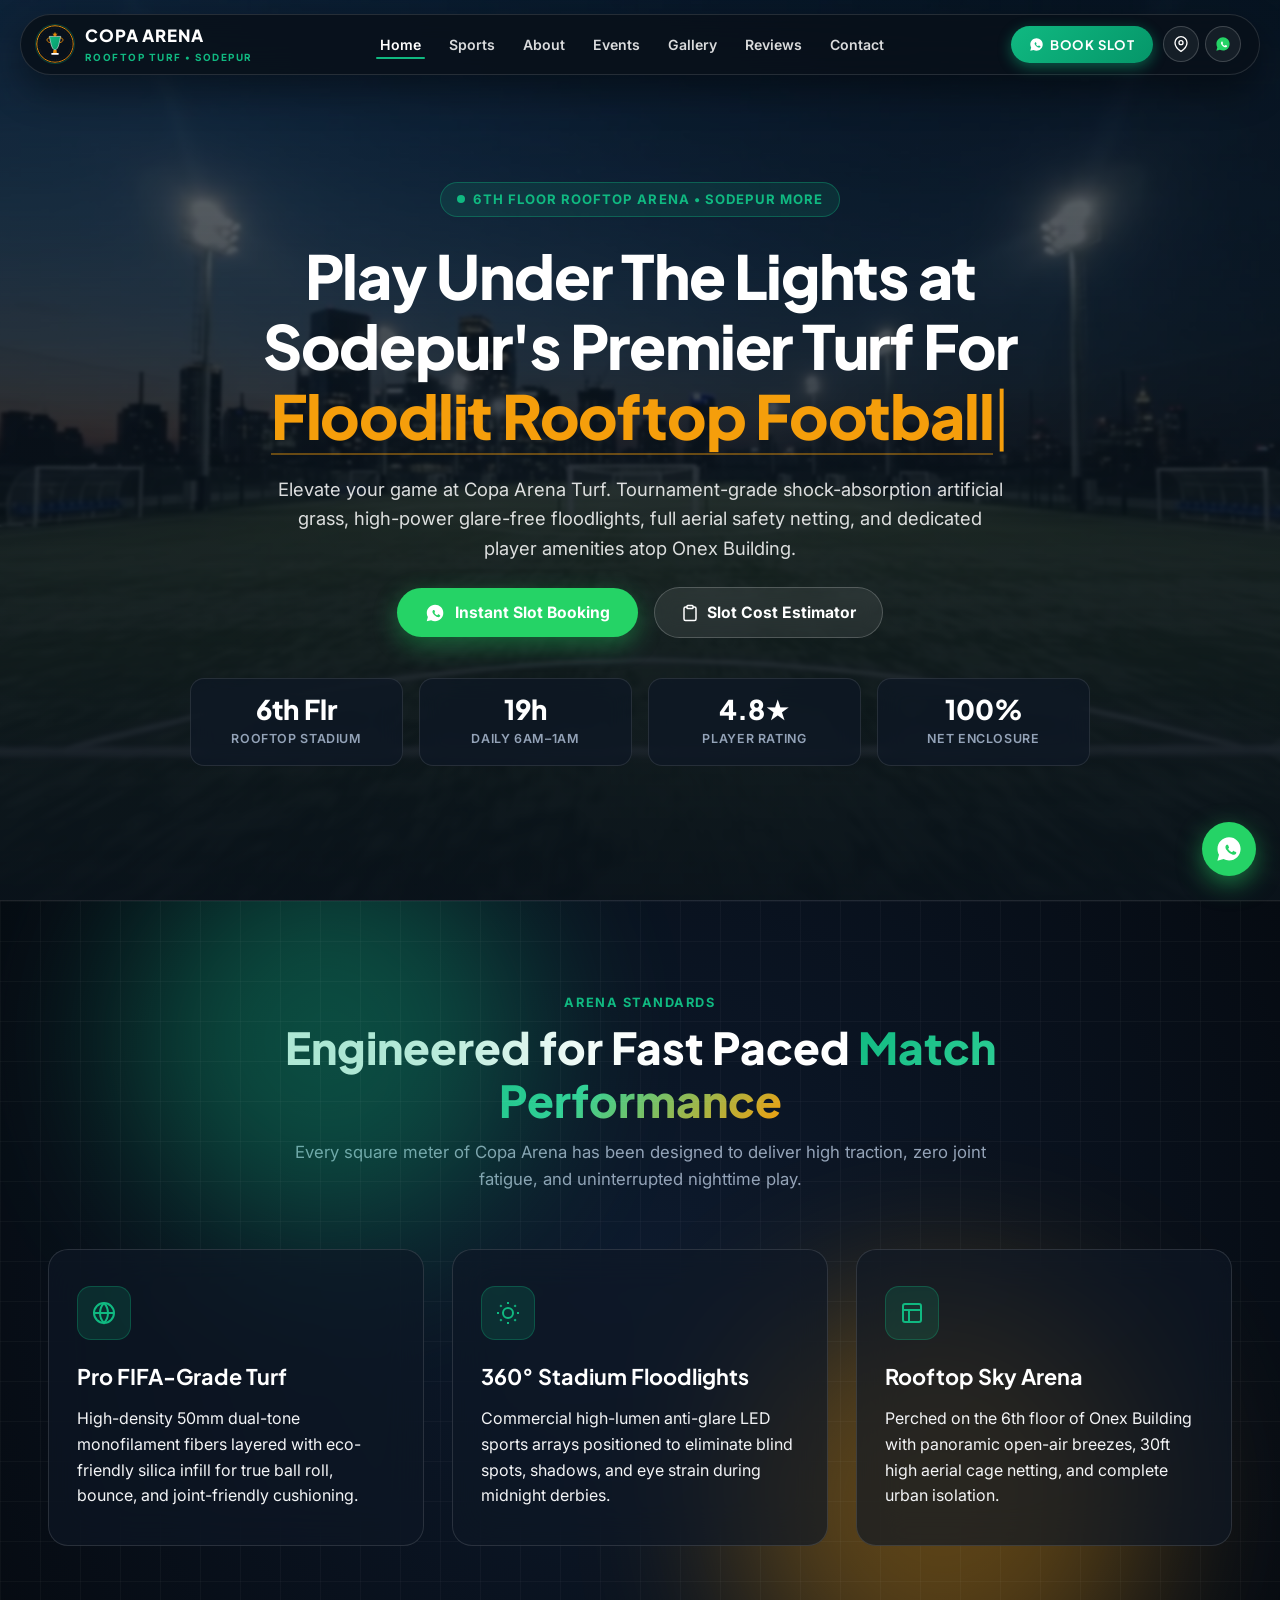
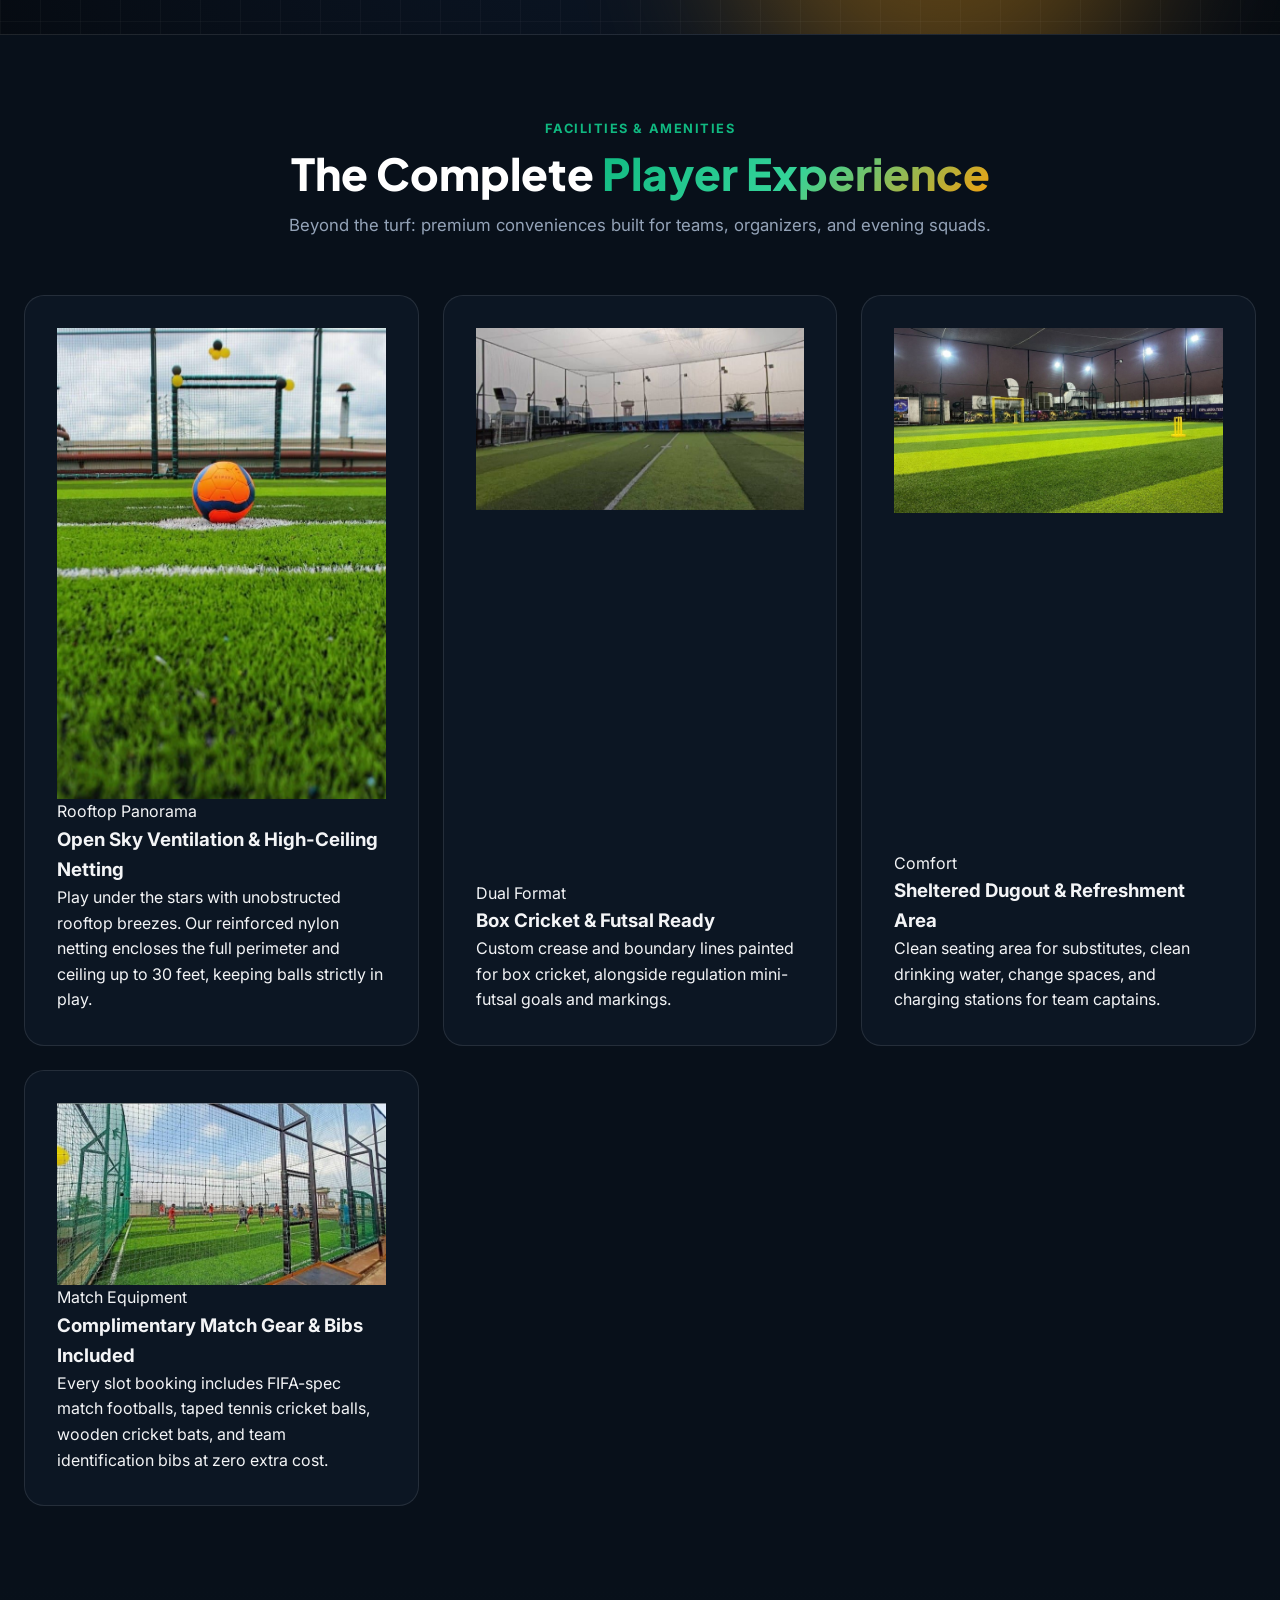
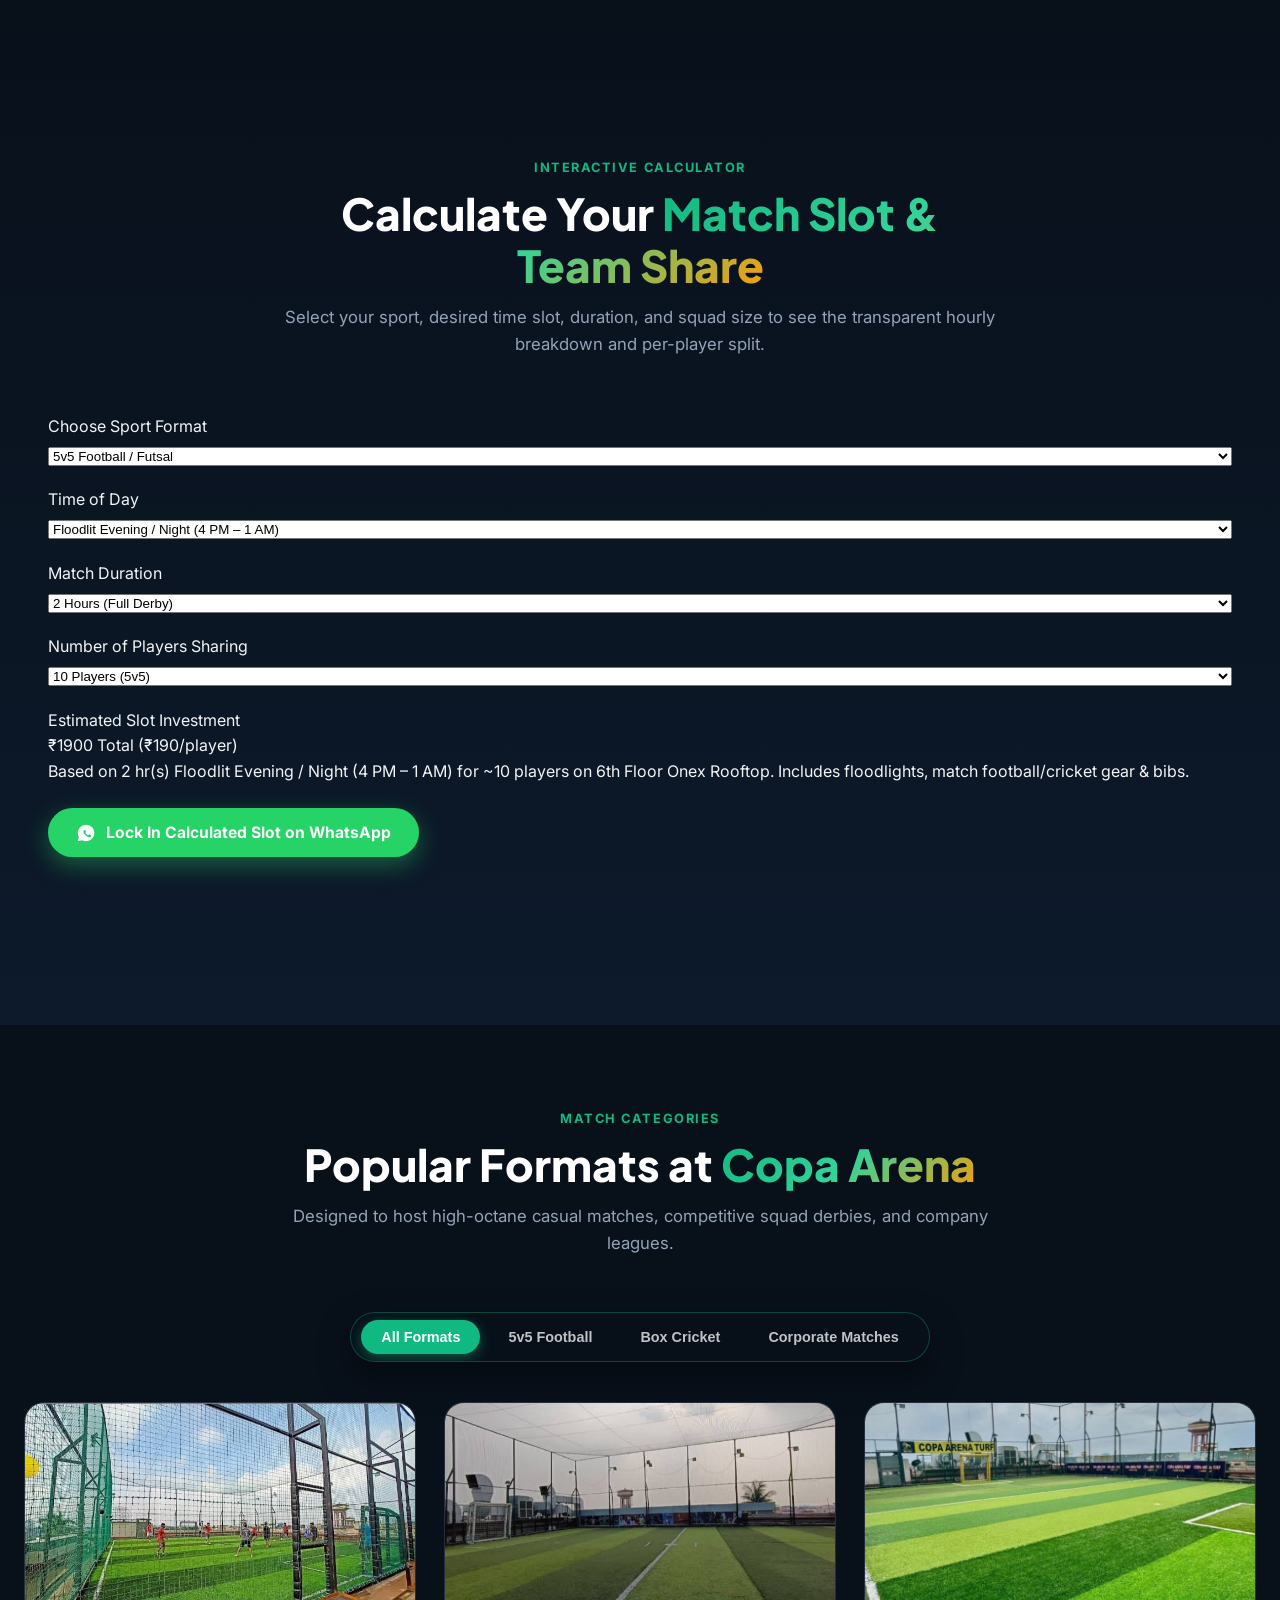
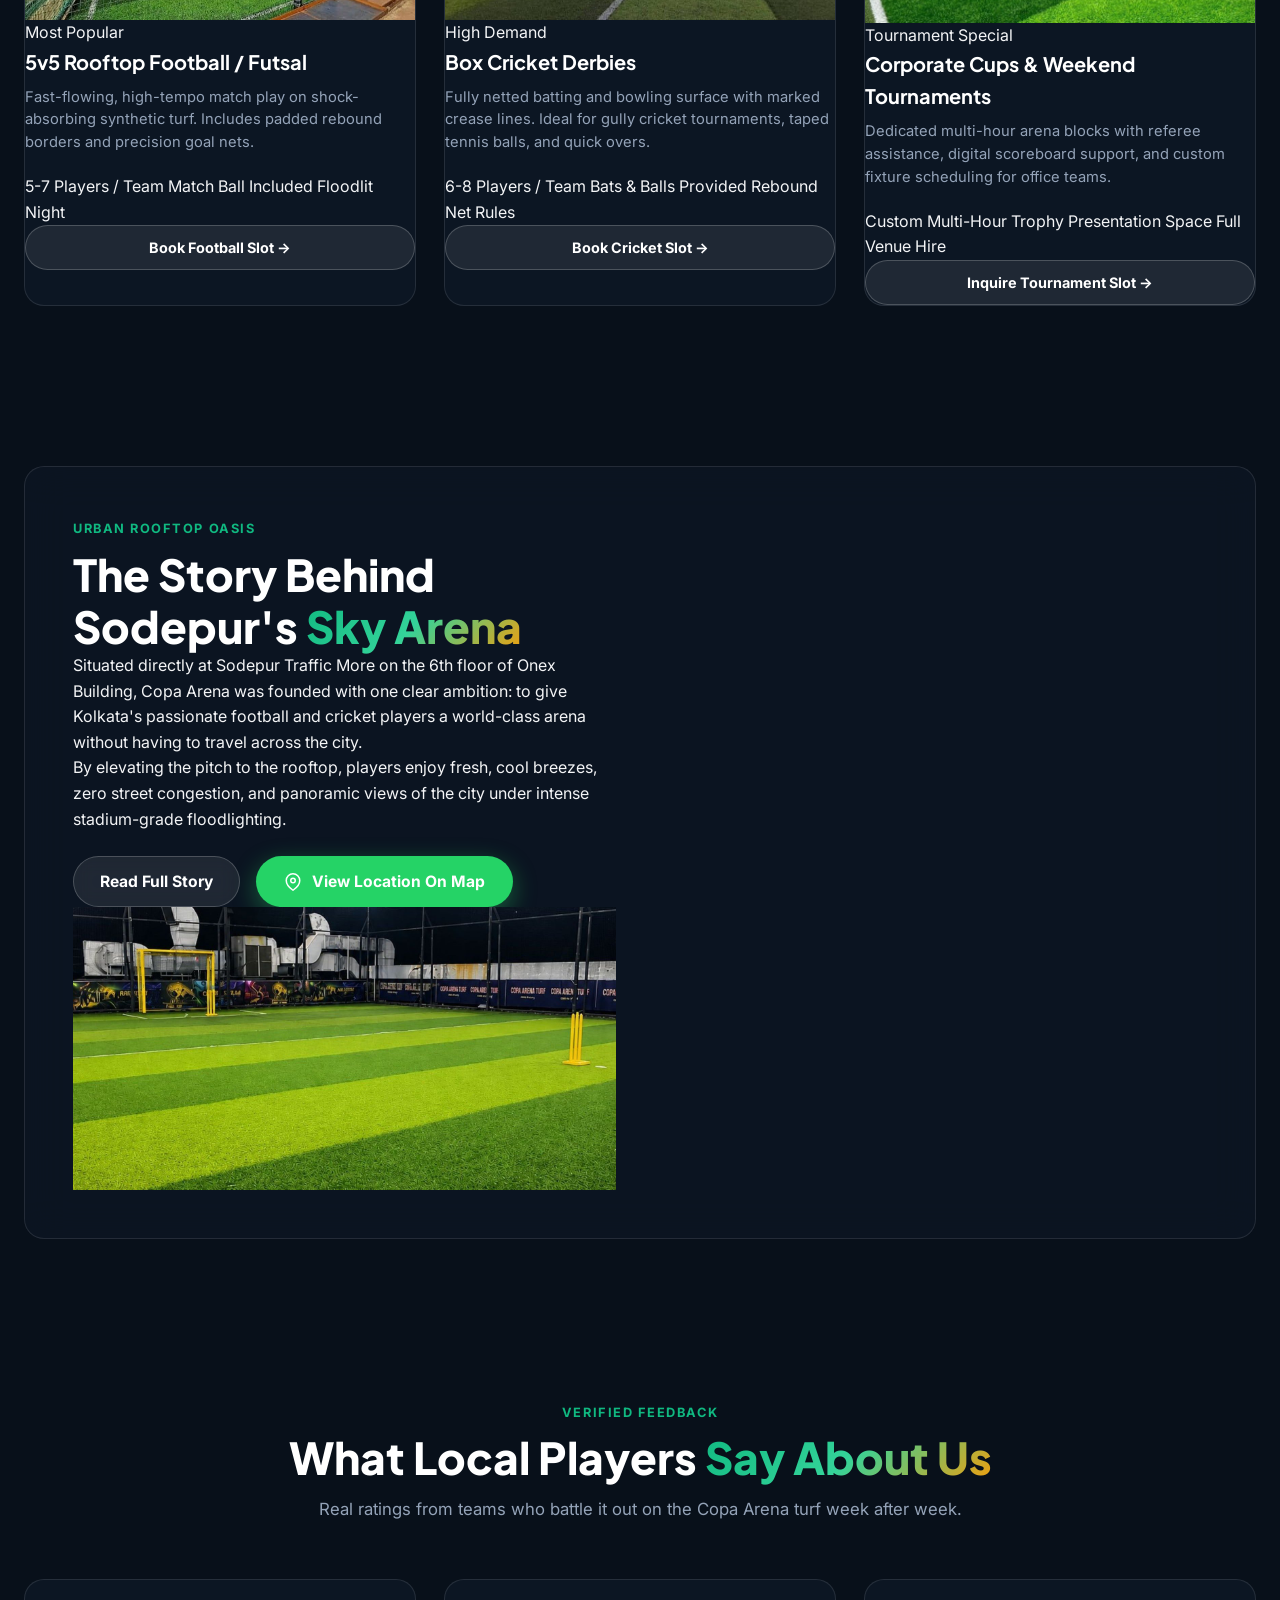
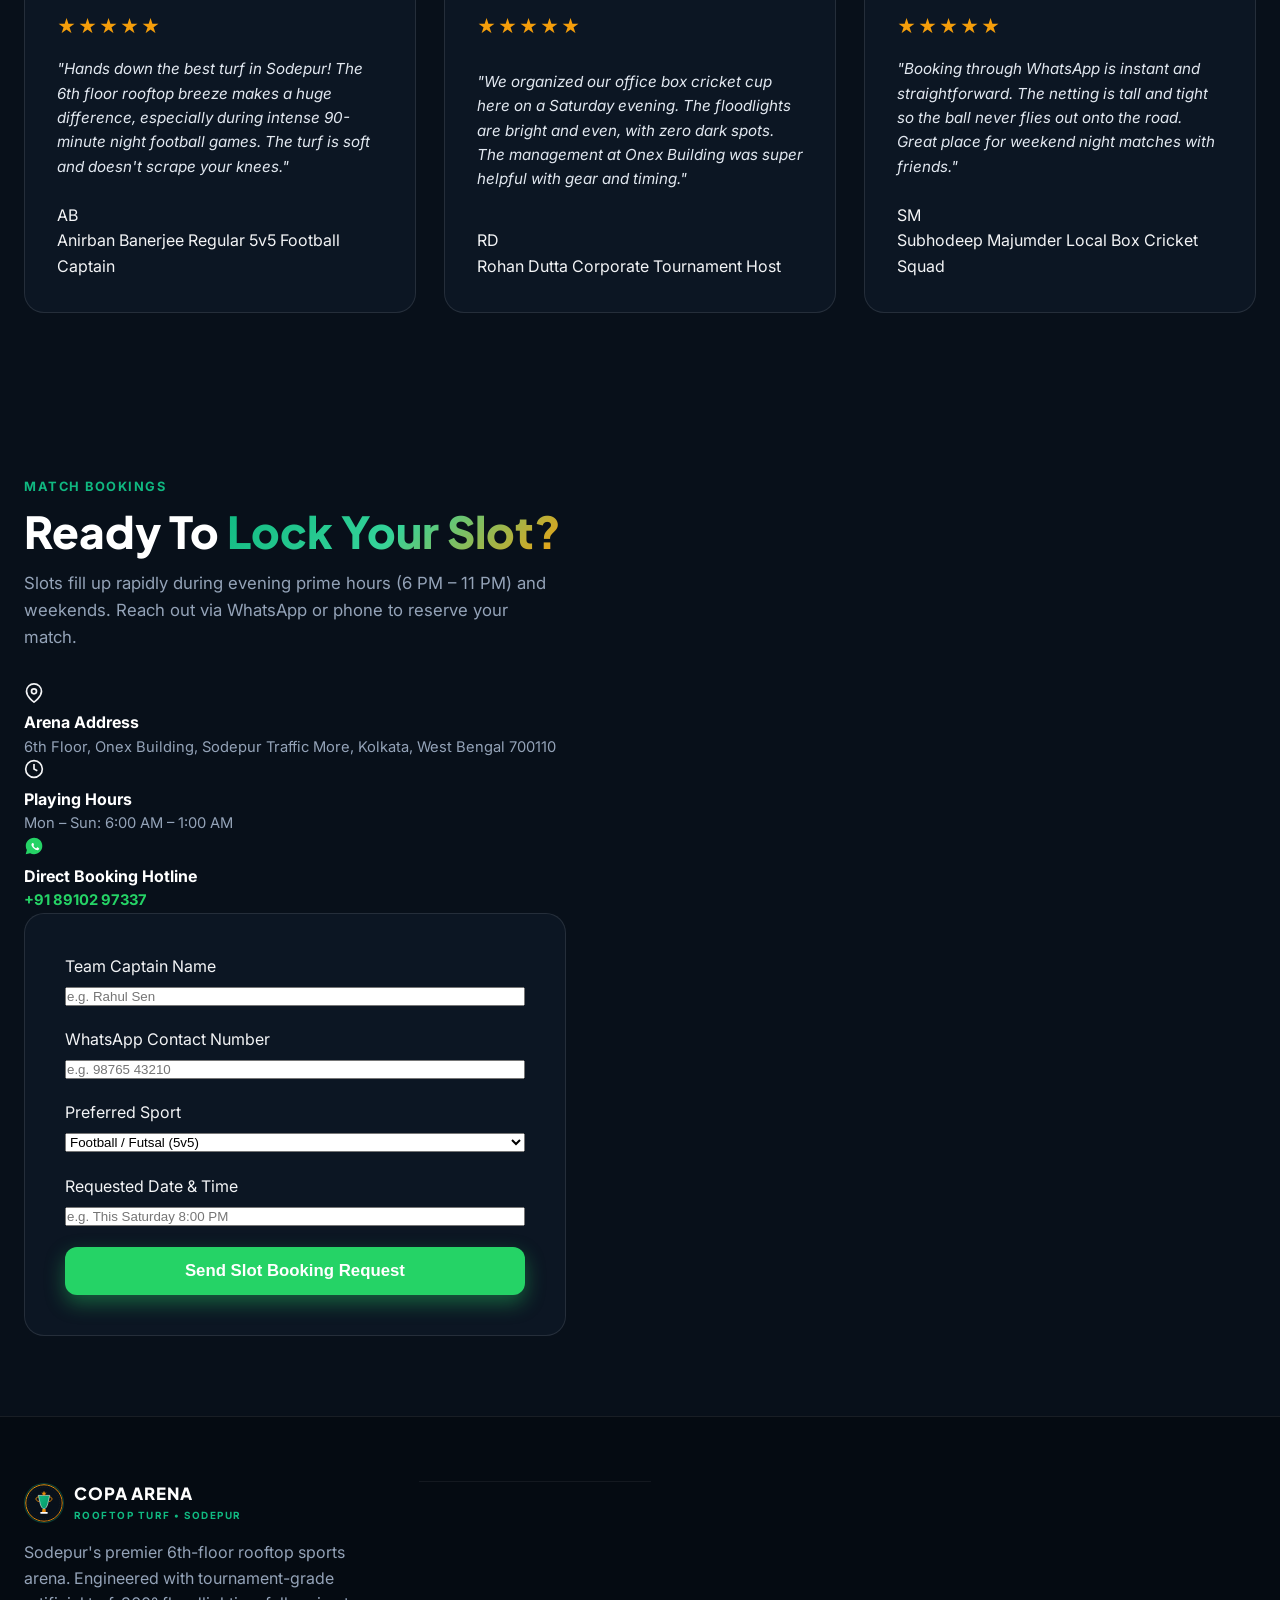
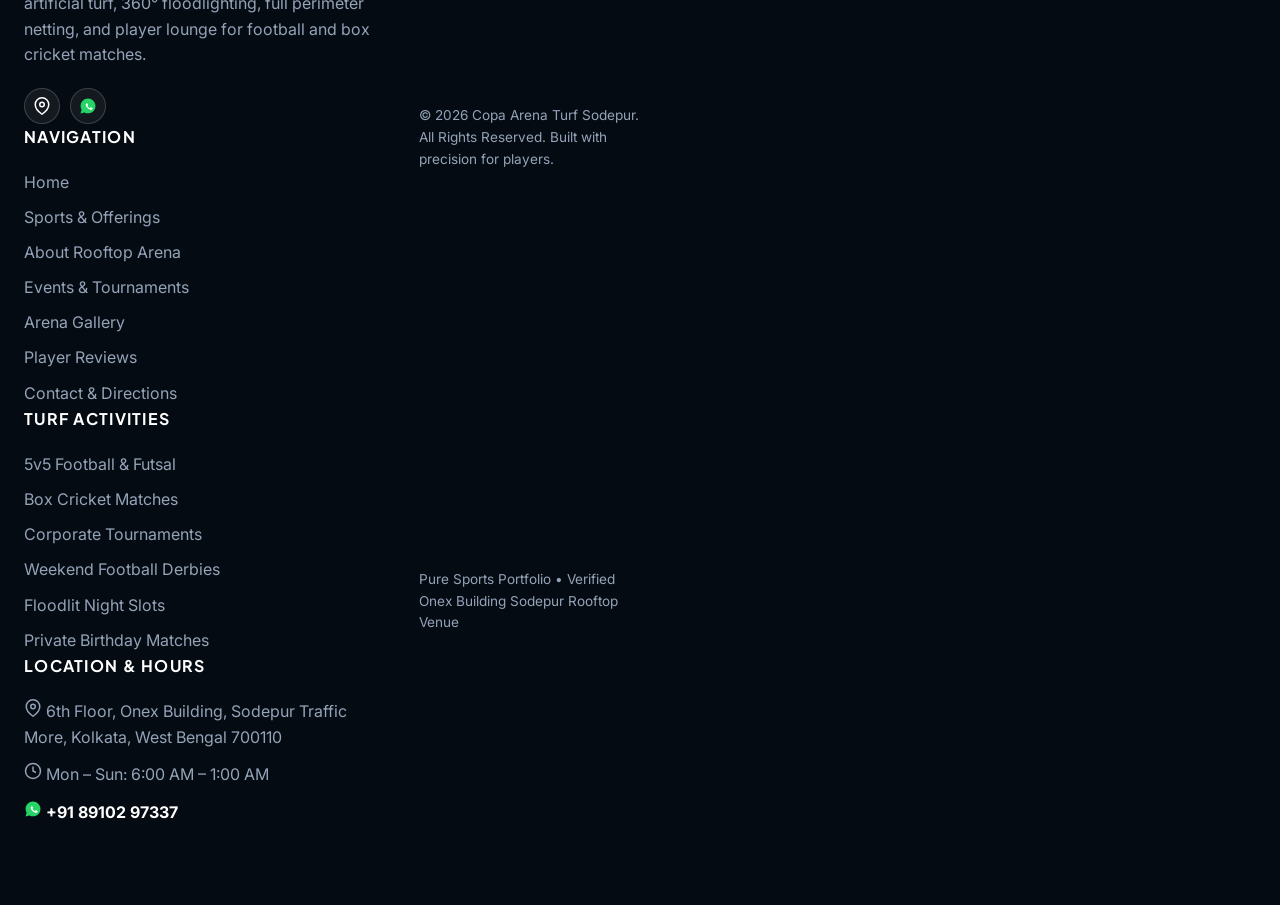
<file: index.html>
<!DOCTYPE html>
<html lang="en">
<head>
  
  <meta charset="UTF-8">
  <meta name="viewport" content="width=device-width, initial-scale=1.0">
  <title>Rooftop Sports Arena Sodepur - Football & Box Cricket | Copa Arena Turf Sodepur</title>
  <meta name="description" content="Copa Arena Turf on 6th Floor Onex Building, Sodepur Traffic More. Premium floodlit rooftop football and box cricket arena with FIFA-grade turf.">
  <link rel="icon" type="image/svg+xml" href="assets/images/favicon.svg">
  <link rel="icon" type="image/png" sizes="32x32" href="assets/images/favicon-32x32.png">
  <link rel="apple-touch-icon" href="assets/images/apple-touch-icon.png">
  <link rel="preconnect" href="https://fonts.googleapis.com">
  <link rel="preconnect" href="https://fonts.gstatic.com" crossorigin>
  <link href="https://fonts.googleapis.com/css2?family=Inter:wght@400;500;600;700&family=Plus+Jakarta+Sans:wght@600;700;800&display=swap" rel="stylesheet">
  <link rel="stylesheet" href="assets/css/style.css">
</head>
<body>
  
  <!-- TheDivine Floating Pill Navbar -->
  <header class="site-header">
    <div class="header-inner">
      <a href="index.html" class="brand-wrapper">
        <div class="brand-logo-badge">
          <img src="assets/images/logo.svg" alt="Copa Arena Turf Logo" width="40" height="40">
        </div>
        <div class="brand-info">
          <span class="brand-title">COPA ARENA</span>
          <span class="brand-sub">Rooftop Turf • Sodepur</span>
        </div>
      </a>

      <nav>
        <ul class="nav-links">
          <li><a href="index.html" class="active">Home</a></li>
        <li><a href="sports.html" class="">Sports</a></li>
        <li><a href="about.html" class="">About</a></li>
        <li><a href="events.html" class="">Events</a></li>
        <li><a href="gallery.html" class="">Gallery</a></li>
        <li><a href="reviews.html" class="">Reviews</a></li>
        <li><a href="contact.html" class="">Contact</a></li>
        </ul>
      </nav>

      <div class="header-actions">
        <a href="https://wa.me/918910297337?text=Hello%20Copa%20Arena%20Turf%2C%20I%20would%20like%20to%20inquire%20about%20booking%20a%20slot." target="_blank" rel="noopener noreferrer" class="btn-cta-pill">
          <svg width="15" height="15" viewBox="0 0 24 24" fill="none">
            <path fill="#FFFFFF" d="M12.04 2c-5.46 0-9.91 4.45-9.91 9.91 0 1.75.46 3.45 1.32 4.95L2.05 22l5.25-1.38c1.45.79 3.08 1.21 4.74 1.21 5.46 0 9.91-4.45 9.91-9.91 0-2.65-1.03-5.14-2.9-7.01A9.816 9.816 0 0 0 12.04 2z"/>
            <path fill="#10b981" d="M17.52 14.33c-.22-.11-1.3-.64-1.5-.71-.2-.07-.35-.11-.5.11-.15.22-.58.71-.71.86-.13.15-.26.17-.48.06-.22-.11-.93-.34-1.77-1.09-.65-.58-1.09-1.3-1.22-1.52-.13-.22-.01-.34.1-.45.1-.1.22-.26.33-.39.11-.13.15-.22.22-.37.07-.15.04-.28-.02-.39s-.5-1.21-.69-1.66c-.18-.43-.37-.37-.5-.38l-.43-.01c-.15 0-.39.06-.6.28-.21.22-.8.78-.8 1.9s.82 2.2 1 2.37c.18.17 1.61 2.46 3.9 3.45.54.23.97.37 1.3.48.55.17 1.05.15 1.45.09.44-.07 1.3-.53 1.48-1.05.18-.51.18-.95.13-1.05-.05-.1-.19-.16-.41-.27z"/>
          </svg>
          Book Slot
        </a>

        <div class="social-circle-icons">
          <a href="https://maps.app.goo.gl/9R41kRms9N8tL4i48" target="_blank" rel="noopener noreferrer" class="social-btn" aria-label="Google Maps Location">
            <svg width="16" height="16" viewBox="0 0 24 24" fill="none" stroke="currentColor" stroke-width="2"><path d="M21 10c0 7-9 13-9 13s-9-6-9-13a9 9 0 0 1 18 0z"></path><circle cx="12" cy="10" r="3"></circle></svg>
          </a>
          <a href="https://wa.me/918910297337" target="_blank" rel="noopener noreferrer" class="social-btn" aria-label="Official WhatsApp">
            <svg width="16" height="16" viewBox="0 0 24 24">
              <path fill="#25D366" d="M12.04 2c-5.46 0-9.91 4.45-9.91 9.91 0 1.75.46 3.45 1.32 4.95L2.05 22l5.25-1.38c1.45.79 3.08 1.21 4.74 1.21 5.46 0 9.91-4.45 9.91-9.91 0-2.65-1.03-5.14-2.9-7.01A9.816 9.816 0 0 0 12.04 2z"/>
              <path fill="#FFFFFF" d="M17.52 14.33c-.22-.11-1.3-.64-1.5-.71-.2-.07-.35-.11-.5.11-.15.22-.58.71-.71.86-.13.15-.26.17-.48.06-.22-.11-.93-.34-1.77-1.09-.65-.58-1.09-1.3-1.22-1.52-.13-.22-.01-.34.1-.45.1-.1.22-.26.33-.39.11-.13.15-.22.22-.37.07-.15.04-.28-.02-.39s-.5-1.21-.69-1.66c-.18-.43-.37-.37-.5-.38l-.43-.01c-.15 0-.39.06-.6.28-.21.22-.8.78-.8 1.9s.82 2.2 1 2.37c.18.17 1.61 2.46 3.9 3.45.54.23.97.37 1.3.48.55.17 1.05.15 1.45.09.44-.07 1.3-.53 1.48-1.05.18-.51.18-.95.13-1.05-.05-.1-.19-.16-.41-.27z"/>
            </svg>
          </a>
        </div>

        <button class="nav-toggle-btn" aria-label="Toggle Navigation Menu" aria-expanded="false">
          <svg width="22" height="22" viewBox="0 0 24 24" fill="none" stroke="currentColor" stroke-width="2"><path d="M4 6h16M4 12h16M4 18h16"/></svg>
        </button>
      </div>
    </div>
  </header>

  <!-- Mobile Full Viewport Navigation Drawer -->
  <div class="mobile-nav-drawer">
    <a href="index.html" class="mobile-nav-link active">Home</a>
      <a href="sports.html" class="mobile-nav-link ">Sports</a>
      <a href="about.html" class="mobile-nav-link ">About</a>
      <a href="events.html" class="mobile-nav-link ">Events</a>
      <a href="gallery.html" class="mobile-nav-link ">Gallery</a>
      <a href="reviews.html" class="mobile-nav-link ">Reviews</a>
      <a href="contact.html" class="mobile-nav-link ">Contact</a>
    <div style="margin-top: 1.5rem; display: flex; flex-direction: column; gap: 0.75rem; width: 100%;">
      <a href="https://wa.me/918910297337?text=Hello%20Copa%20Arena%20Turf%2C%20I%20would%20like%20to%20book%20a%20match%20slot." class="btn-hero-primary" style="width: 100%;">
        <svg width="20" height="20" viewBox="0 0 24 24">
          <path fill="#FFFFFF" d="M12.04 2c-5.46 0-9.91 4.45-9.91 9.91 0 1.75.46 3.45 1.32 4.95L2.05 22l5.25-1.38c1.45.79 3.08 1.21 4.74 1.21 5.46 0 9.91-4.45 9.91-9.91 0-2.65-1.03-5.14-2.9-7.01A9.816 9.816 0 0 0 12.04 2z"/>
          <path fill="#25D366" d="M17.52 14.33c-.22-.11-1.3-.64-1.5-.71-.2-.07-.35-.11-.5.11-.15.22-.58.71-.71.86-.13.15-.26.17-.48.06-.22-.11-.93-.34-1.77-1.09-.65-.58-1.09-1.3-1.22-1.52-.13-.22-.01-.34.1-.45.1-.1.22-.26.33-.39.11-.13.15-.22.22-.37.07-.15.04-.28-.02-.39s-.5-1.21-.69-1.66c-.18-.43-.37-.37-.5-.38l-.43-.01c-.15 0-.39.06-.6.28-.21.22-.8.78-.8 1.9s.82 2.2 1 2.37c.18.17 1.61 2.46 3.9 3.45.54.23.97.37 1.3.48.55.17 1.05.15 1.45.09.44-.07 1.3-.53 1.48-1.05.18-.51.18-.95.13-1.05-.05-.1-.19-.16-.41-.27z"/>
        </svg>
        Direct WhatsApp Booking
      </a>
      <a href="tel:918910297337" class="btn-hero-secondary" style="width: 100%;">
        <svg width="18" height="18" viewBox="0 0 24 24" fill="none" stroke="currentColor" stroke-width="2"><path d="M22 16.92v3a2 2 0 0 1-2.18 2 19.79 19.79 0 0 1-8.63-3.07 19.5 19.5 0 0 1-6-6 19.79 19.79 0 0 1-3.07-8.67A2 2 0 0 1 4.11 2h3a2 2 0 0 1 2 1.72 12.84 12.84 0 0 0 .7 2.81 2 2 0 0 1-.45 2.11L8.09 9.91a16 16 0 0 0 6 6l1.27-1.27a2 2 0 0 1 2.11-.45 12.84 12.84 0 0 0 2.81.7A2 2 0 0 1 22 16.92z"></path></svg>
        Call Arena Desk
      </a>
    </div>
  </div>

  <!-- Hero Full-Screen Cinematic Section -->
  <section class="hero-section">
    <div class="hero-video-wrapper">
      <video autoplay muted loop playsinline poster="assets/images/hero-poster.jpg">
        <source src="assets/videos/hero.mp4" type="video/mp4">
      </video>
    </div>
    <div class="hero-overlay"></div>

    <div class="hero-content">
      <div class="hero-badge">
        <span class="live-beacon"></span>
        <span>6th Floor Rooftop Arena • Sodepur More</span>
      </div>

      <h1 class="hero-title">
        Play Under The Lights at Sodepur's Premier Turf For <span class="dynamic-typewriter">Floodlit Football</span><span class="typewriter-cursor">|</span>
      </h1>

      <p class="hero-description">
        Elevate your game at Copa Arena Turf. Tournament-grade shock-absorption artificial grass, high-power glare-free floodlights, full aerial safety netting, and dedicated player amenities atop Onex Building.
      </p>

      <div class="hero-cta-group">
        <a href="https://wa.me/918910297337?text=Hello%20Copa%20Arena%20Turf%2C%20I%20would%20like%20to%20book%20a%20slot." target="_blank" rel="noopener noreferrer" class="btn-hero-primary">
          <svg width="20" height="20" viewBox="0 0 24 24">
            <path fill="#FFFFFF" d="M12.04 2c-5.46 0-9.91 4.45-9.91 9.91 0 1.75.46 3.45 1.32 4.95L2.05 22l5.25-1.38c1.45.79 3.08 1.21 4.74 1.21 5.46 0 9.91-4.45 9.91-9.91 0-2.65-1.03-5.14-2.9-7.01A9.816 9.816 0 0 0 12.04 2z"/>
            <path fill="#25D366" d="M17.52 14.33c-.22-.11-1.3-.64-1.5-.71-.2-.07-.35-.11-.5.11-.15.22-.58.71-.71.86-.13.15-.26.17-.48.06-.22-.11-.93-.34-1.77-1.09-.65-.58-1.09-1.3-1.22-1.52-.13-.22-.01-.34.1-.45.1-.1.22-.26.33-.39.11-.13.15-.22.22-.37.07-.15.04-.28-.02-.39s-.5-1.21-.69-1.66c-.18-.43-.37-.37-.5-.38l-.43-.01c-.15 0-.39.06-.6.28-.21.22-.8.78-.8 1.9s.82 2.2 1 2.37c.18.17 1.61 2.46 3.9 3.45.54.23.97.37 1.3.48.55.17 1.05.15 1.45.09.44-.07 1.3-.53 1.48-1.05.18-.51.18-.95.13-1.05-.05-.1-.19-.16-.41-.27z"/>
          </svg>
          Instant Slot Booking
        </a>
        <a href="#calculator" class="btn-hero-secondary">
          <svg width="18" height="18" viewBox="0 0 24 24" fill="none" stroke="currentColor" stroke-width="2"><path d="M16 4h2a2 2 0 0 1 2 2v14a2 2 0 0 1-2 2H6a2 2 0 0 1-2-2V6a2 2 0 0 1 2-2h2"></path><rect x="8" y="2" width="8" height="4" rx="1" ry="1"></rect></svg>
          Slot Cost Estimator
        </a>
      </div>

      <!-- Hero Telemetry Stats Grid (Guaranteed 2x2 layout fitting above fold on mobile) -->
      <div class="hero-telemetry-grid">
        <div class="hero-stat-card">
          <div class="stat-number"><span data-count="6">6</span>th Flr</div>
          <div class="stat-label">Rooftop Stadium</div>
        </div>
        <div class="hero-stat-card">
          <div class="stat-number"><span data-count="19">19</span>h</div>
          <div class="stat-label">Daily 6AM–1AM</div>
        </div>
        <div class="hero-stat-card">
          <div class="stat-number">4.8★</div>
          <div class="stat-label">Player Rating</div>
        </div>
        <div class="hero-stat-card">
          <div class="stat-number"><span data-count="100">100</span>%</div>
          <div class="stat-label">Net Enclosure</div>
        </div>
      </div>
    </div>
  </section>

  <!-- Section 2: Visual Abstract Showcase with Ambient Glowing Orbs -->
  <section class="section-full abstract-showcase">
    <div class="abstract-orb orb-1"></div>
    <div class="abstract-orb orb-2"></div>
    <div class="abstract-tech-grid"></div>

    <div class="section" style="padding-top: 0; padding-bottom: 0;">
      <div class="section-header">
        <span class="section-tag">Arena Standards</span>
        <h2 class="section-title">Engineered for Fast Paced <span class="text-gradient">Match Performance</span></h2>
        <p class="section-subtitle">Every square meter of Copa Arena has been designed to deliver high traction, zero joint fatigue, and uninterrupted nighttime play.</p>
      </div>

      <div class="abstract-cards-grid">
        <div class="glass-card">
          <div class="card-icon-box">
            <svg width="24" height="24" viewBox="0 0 24 24" fill="none" stroke="currentColor" stroke-width="2"><circle cx="12" cy="12" r="10"></circle><path d="M12 2a14.5 14.5 0 0 0 0 20 14.5 14.5 0 0 0 0-20"></path><path d="M2 12h20"></path></svg>
          </div>
          <h3 class="card-title">Pro FIFA-Grade Turf</h3>
          <p class="card-desc">High-density 50mm dual-tone monofilament fibers layered with eco-friendly silica infill for true ball roll, bounce, and joint-friendly cushioning.</p>
        </div>

        <div class="glass-card">
          <div class="card-icon-box">
            <svg width="24" height="24" viewBox="0 0 24 24" fill="none" stroke="currentColor" stroke-width="2"><circle cx="12" cy="12" r="5"></circle><line x1="12" y1="1" x2="12" y2="3"></line><line x1="12" y1="21" x2="12" y2="23"></line><line x1="4.22" y1="4.22" x2="5.64" y2="5.64"></line><line x1="18.36" y1="18.36" x2="19.78" y2="19.78"></line><line x1="1" y1="12" x2="3" y2="12"></line><line x1="21" y1="12" x2="23" y2="12"></line><line x1="4.22" y1="19.78" x2="5.64" y2="18.36"></line><line x1="18.36" y1="5.64" x2="19.78" y2="4.22"></line></svg>
          </div>
          <h3 class="card-title">360° Stadium Floodlights</h3>
          <p class="card-desc">Commercial high-lumen anti-glare LED sports arrays positioned to eliminate blind spots, shadows, and eye strain during midnight derbies.</p>
        </div>

        <div class="glass-card">
          <div class="card-icon-box">
            <svg width="24" height="24" viewBox="0 0 24 24" fill="none" stroke="currentColor" stroke-width="2"><rect x="3" y="3" width="18" height="18" rx="2" ry="2"></rect><line x1="3" y1="9" x2="21" y2="9"></line><line x1="9" y1="21" x2="9" y2="9"></line></svg>
          </div>
          <h3 class="card-title">Rooftop Sky Arena</h3>
          <p class="card-desc">Perched on the 6th floor of Onex Building with panoramic open-air breezes, 30ft high aerial cage netting, and complete urban isolation.</p>
        </div>
      </div>
    </div>
  </section>

  <!-- Section 3: Bento Grid Breakdown of Arena Features -->
  <section class="section">
    <div class="section-header">
      <span class="section-tag">Facilities & Amenities</span>
      <h2 class="section-title">The Complete <span class="text-gradient">Player Experience</span></h2>
      <p class="section-subtitle">Beyond the turf: premium conveniences built for teams, organizers, and evening squads.</p>
    </div>

    <div class="bento-grid">
      <div class="bento-card bento-wide">
        <div class="bento-image-wrapper">
          <img src="assets/images/turf_aerial_night.jpg" alt="Aerial view of Copa Arena Turf under floodlights">
        </div>
        <div class="bento-content">
          <span class="card-tag">Rooftop Panorama</span>
          <h3 class="bento-title">Open Sky Ventilation & High-Ceiling Netting</h3>
          <p class="bento-desc">Play under the stars with unobstructed rooftop breezes. Our reinforced nylon netting encloses the full perimeter and ceiling up to 30 feet, keeping balls strictly in play.</p>
        </div>
      </div>

      <div class="bento-card">
        <div class="bento-image-wrapper">
          <img src="assets/images/box_cricket_view.jpg" alt="Box Cricket pitch markings and batting zone">
        </div>
        <div class="bento-content">
          <span class="card-tag">Dual Format</span>
          <h3 class="bento-title">Box Cricket & Futsal Ready</h3>
          <p class="bento-desc">Custom crease and boundary lines painted for box cricket, alongside regulation mini-futsal goals and markings.</p>
        </div>
      </div>

      <div class="bento-card">
        <div class="bento-image-wrapper">
          <img src="assets/images/player_lounge.jpg" alt="Player seating dugout and gear station">
        </div>
        <div class="bento-content">
          <span class="card-tag">Comfort</span>
          <h3 class="bento-title">Sheltered Dugout & Refreshment Area</h3>
          <p class="bento-desc">Clean seating area for substitutes, clean drinking water, change spaces, and charging stations for team captains.</p>
        </div>
      </div>

      <div class="bento-card bento-wide">
        <div class="bento-image-wrapper">
          <img src="assets/images/goalpost_field.jpg" alt="Close up of regulation goalpost and pristine artificial grass">
        </div>
        <div class="bento-content">
          <span class="card-tag">Match Equipment</span>
          <h3 class="bento-title">Complimentary Match Gear & Bibs Included</h3>
          <p class="bento-desc">Every slot booking includes FIFA-spec match footballs, taped tennis cricket balls, wooden cricket bats, and team identification bibs at zero extra cost.</p>
        </div>
      </div>
    </div>
  </section>

  <!-- Section 4: Interactive Turf Slot & Team Cost Estimator -->
  <section class="section-full calculator-section" id="calculator">
    <div class="section">
      <div class="section-header">
        <span class="section-tag">Interactive Calculator</span>
        <h2 class="section-title">Calculate Your <span class="text-gradient">Match Slot & Team Share</span></h2>
        <p class="section-subtitle">Select your sport, desired time slot, duration, and squad size to see the transparent hourly breakdown and per-player split.</p>
      </div>

      <div class="calculator-card">
        <form id="turf-calc-form" class="calc-form-grid" onsubmit="event.preventDefault();">
          <div class="form-group">
            <label for="calc-sport">Choose Sport Format</label>
            <select id="calc-sport">
              <option value="football">5v5 Football / Futsal</option>
              <option value="cricket">Box Cricket (Tennis Ball)</option>
              <option value="practice">Net Practice / Drills</option>
            </select>
          </div>

          <div class="form-group">
            <label for="calc-slot">Time of Day</label>
            <select id="calc-slot">
              <option value="day">Morning / Afternoon (6 AM – 4 PM)</option>
              <option value="night" selected>Floodlit Evening / Night (4 PM – 1 AM)</option>
              <option value="weekend">Weekend Prime (Sat – Sun)</option>
            </select>
          </div>

          <div class="form-group">
            <label for="calc-hours">Match Duration</label>
            <select id="calc-hours">
              <option value="1">1 Hour Match</option>
              <option value="2" selected>2 Hours (Full Derby)</option>
              <option value="3">3 Hours (Mini Tournament)</option>
              <option value="4">4 Hours (Corporate League)</option>
            </select>
          </div>

          <div class="form-group">
            <label for="calc-players">Number of Players Sharing</label>
            <select id="calc-players">
              <option value="8">8 Players (4v4)</option>
              <option value="10" selected>10 Players (5v5)</option>
              <option value="12">12 Players (6v6 / Box Cricket)</option>
              <option value="14">14 Players (With Subs)</option>
            </select>
          </div>
        </form>

        <div class="calc-result-box">
          <div class="calc-result-title">Estimated Slot Investment</div>
          <div class="calc-total-badge" id="calc-target-display">₹1900 Total (₹190/player)</div>
          <p class="calc-note" id="calc-details-display">
            Based on 2 hr(s) Floodlit Evening / Night for ~10 players on 6th Floor Onex Rooftop. Includes floodlights, match football/cricket gear & bibs.
          </p>
          <div style="margin-top: 1.5rem;">
            <a href="https://wa.me/918910297337" id="calc-wa-btn" target="_blank" rel="noopener noreferrer" class="btn-hero-primary">
              <svg width="20" height="20" viewBox="0 0 24 24">
                <path fill="#FFFFFF" d="M12.04 2c-5.46 0-9.91 4.45-9.91 9.91 0 1.75.46 3.45 1.32 4.95L2.05 22l5.25-1.38c1.45.79 3.08 1.21 4.74 1.21 5.46 0 9.91-4.45 9.91-9.91 0-2.65-1.03-5.14-2.9-7.01A9.816 9.816 0 0 0 12.04 2z"/>
                <path fill="#25D366" d="M17.52 14.33c-.22-.11-1.3-.64-1.5-.71-.2-.07-.35-.11-.5.11-.15.22-.58.71-.71.86-.13.15-.26.17-.48.06-.22-.11-.93-.34-1.77-1.09-.65-.58-1.09-1.3-1.22-1.52-.13-.22-.01-.34.1-.45.1-.1.22-.26.33-.39.11-.13.15-.22.22-.37.07-.15.04-.28-.02-.39s-.5-1.21-.69-1.66c-.18-.43-.37-.37-.5-.38l-.43-.01c-.15 0-.39.06-.6.28-.21.22-.8.78-.8 1.9s.82 2.2 1 2.37c.18.17 1.61 2.46 3.9 3.45.54.23.97.37 1.3.48.55.17 1.05.15 1.45.09.44-.07 1.3-.53 1.48-1.05.18-.51.18-.95.13-1.05-.05-.1-.19-.16-.41-.27z"/>
              </svg>
              Lock In Calculated Slot on WhatsApp
            </a>
          </div>
        </div>
      </div>
    </div>
  </section>

  <!-- Section 5: Sports Offerings Showcase -->
  <section class="section">
    <div class="section-header">
      <span class="section-tag">Match Categories</span>
      <h2 class="section-title">Popular Formats at <span class="text-gradient">Copa Arena</span></h2>
      <p class="section-subtitle">Designed to host high-octane casual matches, competitive squad derbies, and company leagues.</p>
    </div>

    <!-- Filter Rail -->
    <div class="filter-rail-sticky-wrapper">
      <div class="portfolio-filter">
        <button class="filter-btn active" data-filter="all">All Formats</button>
        <button class="filter-btn" data-filter="football">5v5 Football</button>
        <button class="filter-btn" data-filter="cricket">Box Cricket</button>
        <button class="filter-btn" data-filter="corporate">Corporate Matches</button>
      </div>
    </div>

    <div class="sports-grid" style="margin-top: 2rem;">
      <div class="sport-card" data-category="football">
        <div class="sport-card-image">
          <img src="assets/images/goalpost_field.jpg" alt="5v5 Futsal match setup">
          <span class="sport-badge">Most Popular</span>
        </div>
        <div class="sport-card-content">
          <h3 class="sport-title">5v5 Rooftop Football / Futsal</h3>
          <p class="sport-desc">Fast-flowing, high-tempo match play on shock-absorbing synthetic turf. Includes padded rebound borders and precision goal nets.</p>
          <div class="sport-meta-list">
            <span class="sport-meta-pill">5-7 Players / Team</span>
            <span class="sport-meta-pill">Match Ball Included</span>
            <span class="sport-meta-pill">Floodlit Night</span>
          </div>
          <a href="https://wa.me/918910297337?text=Hi%20Copa%20Arena%2C%20I%20want%20to%20book%20a%205v5%20Football%20slot." target="_blank" rel="noopener noreferrer" class="btn-card-inquire">
            Book Football Slot &rarr;
          </a>
        </div>
      </div>

      <div class="sport-card" data-category="cricket">
        <div class="sport-card-image">
          <img src="assets/images/box_cricket_view.jpg" alt="Box Cricket pitch with stumps and perimeter netting">
          <span class="sport-badge">High Demand</span>
        </div>
        <div class="sport-card-content">
          <h3 class="sport-title">Box Cricket Derbies</h3>
          <p class="sport-desc">Fully netted batting and bowling surface with marked crease lines. Ideal for gully cricket tournaments, taped tennis balls, and quick overs.</p>
          <div class="sport-meta-list">
            <span class="sport-meta-pill">6-8 Players / Team</span>
            <span class="sport-meta-pill">Bats & Balls Provided</span>
            <span class="sport-meta-pill">Rebound Net Rules</span>
          </div>
          <a href="https://wa.me/918910297337?text=Hi%20Copa%20Arena%2C%20I%20want%20to%20book%20a%20Box%20Cricket%20slot." target="_blank" rel="noopener noreferrer" class="btn-card-inquire">
            Book Cricket Slot &rarr;
          </a>
        </div>
      </div>

      <div class="sport-card" data-category="corporate">
        <div class="sport-card-image">
          <img src="assets/images/rooftop_evening.jpg" alt="Evening corporate match gathering on rooftop">
          <span class="sport-badge">Tournament Special</span>
        </div>
        <div class="sport-card-content">
          <h3 class="sport-title">Corporate Cups & Weekend Tournaments</h3>
          <p class="sport-desc">Dedicated multi-hour arena blocks with referee assistance, digital scoreboard support, and custom fixture scheduling for office teams.</p>
          <div class="sport-meta-list">
            <span class="sport-meta-pill">Custom Multi-Hour</span>
            <span class="sport-meta-pill">Trophy Presentation Space</span>
            <span class="sport-meta-pill">Full Venue Hire</span>
          </div>
          <a href="https://wa.me/918910297337?text=Hi%20Copa%20Arena%2C%20I%20want%20to%20organize%20a%20Corporate%20Tournament." target="_blank" rel="noopener noreferrer" class="btn-card-inquire">
            Inquire Tournament Slot &rarr;
          </a>
        </div>
      </div>
    </div>
  </section>

  <!-- Section 6: Heritage / Venue Centerpiece -->
  <section class="section">
    <div class="heritage-container">
      <div class="heritage-grid">
        <div class="heritage-content">
          <span class="section-tag">Urban Rooftop Oasis</span>
          <h2 class="section-title">The Story Behind Sodepur's <span class="text-gradient">Sky Arena</span></h2>
          <p class="heritage-text">
            Situated directly at Sodepur Traffic More on the 6th floor of Onex Building, Copa Arena was founded with one clear ambition: to give Kolkata's passionate football and cricket players a world-class arena without having to travel across the city.
          </p>
          <p class="heritage-text">
            By elevating the pitch to the rooftop, players enjoy fresh, cool breezes, zero street congestion, and panoramic views of the city under intense stadium-grade floodlighting.
          </p>
          <div style="margin-top: 1.5rem; display: flex; gap: 1rem; flex-wrap: wrap;">
            <a href="about.html" class="btn-hero-secondary">Read Full Story</a>
            <a href="https://maps.app.goo.gl/9R41kRms9N8tL4i48" target="_blank" rel="noopener noreferrer" class="btn-hero-primary">
              <svg width="18" height="18" viewBox="0 0 24 24" fill="none" stroke="currentColor" stroke-width="2"><path d="M21 10c0 7-9 13-9 13s-9-6-9-13a9 9 0 0 1 18 0z"></path><circle cx="12" cy="10" r="3"></circle></svg>
              View Location On Map
            </a>
          </div>
        </div>
        <div class="heritage-image-wrapper">
          <img src="assets/images/venue_cover.jpg" alt="Rooftop arena panorama at Onex Building">
        </div>
      </div>
    </div>
  </section>

  <!-- Section 7: Player Reviews -->
  <section class="section">
    <div class="section-header">
      <span class="section-tag">Verified Feedback</span>
      <h2 class="section-title">What Local Players <span class="text-gradient">Say About Us</span></h2>
      <p class="section-subtitle">Real ratings from teams who battle it out on the Copa Arena turf week after week.</p>
    </div>

    <div class="reviews-grid">
      <div class="review-card">
        <div class="review-stars">★★★★★</div>
        <p class="review-text">"Hands down the best turf in Sodepur! The 6th floor rooftop breeze makes a huge difference, especially during intense 90-minute night football games. The turf is soft and doesn't scrape your knees."</p>
        <div class="review-author">
          <div class="author-avatar">AB</div>
          <div class="author-info">
            <span class="author-name">Anirban Banerjee</span>
            <span class="author-role">Regular 5v5 Football Captain</span>
          </div>
        </div>
      </div>

      <div class="review-card">
        <div class="review-stars">★★★★★</div>
        <p class="review-text">"We organized our office box cricket cup here on a Saturday evening. The floodlights are bright and even, with zero dark spots. The management at Onex Building was super helpful with gear and timing."</p>
        <div class="review-author">
          <div class="author-avatar">RD</div>
          <div class="author-info">
            <span class="author-name">Rohan Dutta</span>
            <span class="author-role">Corporate Tournament Host</span>
          </div>
        </div>
      </div>

      <div class="review-card">
        <div class="review-stars">★★★★★</div>
        <p class="review-text">"Booking through WhatsApp is instant and straightforward. The netting is tall and tight so the ball never flies out onto the road. Great place for weekend night matches with friends."</p>
        <div class="review-author">
          <div class="author-avatar">SM</div>
          <div class="author-info">
            <span class="author-name">Subhodeep Majumder</span>
            <span class="author-role">Local Box Cricket Squad</span>
          </div>
        </div>
      </div>
    </div>
  </section>

  <!-- Section 8: Fast Contact & Match Slot Booking -->
  <section class="section" id="contact">
    <div class="contact-container">
      <div class="contact-grid">
        <div class="contact-info-col">
          <span class="section-tag">Match Bookings</span>
          <h2 class="section-title">Ready To <span class="text-gradient">Lock Your Slot?</span></h2>
          <p class="section-subtitle" style="text-align: left; margin-bottom: 2rem;">
            Slots fill up rapidly during evening prime hours (6 PM – 11 PM) and weekends. Reach out via WhatsApp or phone to reserve your match.
          </p>

          <div class="contact-detail-row">
            <div class="contact-icon-box">
              <svg width="20" height="20" viewBox="0 0 24 24" fill="none" stroke="currentColor" stroke-width="2"><path d="M21 10c0 7-9 13-9 13s-9-6-9-13a9 9 0 0 1 18 0z"></path><circle cx="12" cy="10" r="3"></circle></svg>
            </div>
            <div>
              <div style="font-weight: 700; color: #ffffff;">Arena Address</div>
              <div style="color: var(--text-muted); font-size: 0.92rem;">6th Floor, Onex Building, Sodepur Traffic More, Kolkata, West Bengal 700110</div>
            </div>
          </div>

          <div class="contact-detail-row">
            <div class="contact-icon-box">
              <svg width="20" height="20" viewBox="0 0 24 24" fill="none" stroke="currentColor" stroke-width="2"><circle cx="12" cy="12" r="10"></circle><polyline points="12 6 12 12 16 14"></polyline></svg>
            </div>
            <div>
              <div style="font-weight: 700; color: #ffffff;">Playing Hours</div>
              <div style="color: var(--text-muted); font-size: 0.92rem;">Mon – Sun: 6:00 AM – 1:00 AM</div>
            </div>
          </div>

          <div class="contact-detail-row">
            <div class="contact-icon-box">
              <!-- Official WhatsApp SVG -->
              <svg width="20" height="20" viewBox="0 0 24 24">
                <path fill="#25D366" d="M12.04 2c-5.46 0-9.91 4.45-9.91 9.91 0 1.75.46 3.45 1.32 4.95L2.05 22l5.25-1.38c1.45.79 3.08 1.21 4.74 1.21 5.46 0 9.91-4.45 9.91-9.91 0-2.65-1.03-5.14-2.9-7.01A9.816 9.816 0 0 0 12.04 2z"/>
                <path fill="#FFFFFF" d="M17.52 14.33c-.22-.11-1.3-.64-1.5-.71-.2-.07-.35-.11-.5.11-.15.22-.58.71-.71.86-.13.15-.26.17-.48.06-.22-.11-.93-.34-1.77-1.09-.65-.58-1.09-1.3-1.22-1.52-.13-.22-.01-.34.1-.45.1-.1.22-.26.33-.39.11-.13.15-.22.22-.37.07-.15.04-.28-.02-.39s-.5-1.21-.69-1.66c-.18-.43-.37-.37-.5-.38l-.43-.01c-.15 0-.39.06-.6.28-.21.22-.8.78-.8 1.9s.82 2.2 1 2.37c.18.17 1.61 2.46 3.9 3.45.54.23.97.37 1.3.48.55.17 1.05.15 1.45.09.44-.07 1.3-.53 1.48-1.05.18-.51.18-.95.13-1.05-.05-.1-.19-.16-.41-.27z"/>
              </svg>
            </div>
            <div>
              <div style="font-weight: 700; color: #ffffff;">Direct Booking Hotline</div>
              <div style="color: var(--text-muted); font-size: 0.92rem;">
                <a href="https://wa.me/918910297337" target="_blank" rel="noopener noreferrer" style="color: #25D366; font-weight: 700;">+91 89102 97337</a>
              </div>
            </div>
          </div>
        </div>

        <div class="contact-form-card">
          <form onsubmit="handleQuickBooking(event)">
            <div class="form-group">
              <label for="f-name">Team Captain Name</label>
              <input type="text" id="f-name" required placeholder="e.g. Rahul Sen">
            </div>
            <div class="form-group">
              <label for="f-phone">WhatsApp Contact Number</label>
              <input type="tel" id="f-phone" required placeholder="e.g. 98765 43210">
            </div>
            <div class="form-group">
              <label for="f-sport">Preferred Sport</label>
              <select id="f-sport">
                <option value="Football 5v5">Football / Futsal (5v5)</option>
                <option value="Box Cricket">Box Cricket</option>
                <option value="Tournament">Full Tournament Booking</option>
              </select>
            </div>
            <div class="form-group">
              <label for="f-date">Requested Date & Time</label>
              <input type="text" id="f-date" required placeholder="e.g. This Saturday 8:00 PM">
            </div>
            <button type="submit" class="btn-form-submit">
              Send Slot Booking Request
            </button>
          </form>
        </div>
      </div>
    </div>
  </section>

  
  <!-- Footer Section -->
  <footer class="site-footer">
    <div class="footer-inner">
      <div class="footer-grid">
        <div class="footer-col">
          <div class="brand-wrapper" style="margin-bottom: 1rem;">
            <div class="brand-logo-badge">
              <img src="assets/images/logo.svg" alt="Copa Arena Logo" width="40" height="40">
            </div>
            <div class="brand-info">
              <span class="brand-title">COPA ARENA</span>
              <span class="brand-sub">Rooftop Turf • Sodepur</span>
            </div>
          </div>
          <p class="footer-desc">
            Sodepur's premier 6th-floor rooftop sports arena. Engineered with tournament-grade artificial turf, 360° floodlighting, full perimeter netting, and player lounge for football and box cricket matches.
          </p>
          <div class="footer-socials" style="display: flex; gap: 10px; margin-top: 1.25rem;">
            <a href="https://maps.app.goo.gl/9R41kRms9N8tL4i48" target="_blank" rel="noopener noreferrer" class="social-btn" aria-label="Google Maps">
              <svg width="18" height="18" viewBox="0 0 24 24" fill="none" stroke="currentColor" stroke-width="2"><path d="M21 10c0 7-9 13-9 13s-9-6-9-13a9 9 0 0 1 18 0z"></path><circle cx="12" cy="10" r="3"></circle></svg>
            </a>
            <a href="https://wa.me/918910297337" target="_blank" rel="noopener noreferrer" class="social-btn" aria-label="Official WhatsApp">
              <svg width="18" height="18" viewBox="0 0 24 24">
                <path fill="#25D366" d="M12.04 2c-5.46 0-9.91 4.45-9.91 9.91 0 1.75.46 3.45 1.32 4.95L2.05 22l5.25-1.38c1.45.79 3.08 1.21 4.74 1.21 5.46 0 9.91-4.45 9.91-9.91 0-2.65-1.03-5.14-2.9-7.01A9.816 9.816 0 0 0 12.04 2z"/>
                <path fill="#FFFFFF" d="M17.52 14.33c-.22-.11-1.3-.64-1.5-.71-.2-.07-.35-.11-.5.11-.15.22-.58.71-.71.86-.13.15-.26.17-.48.06-.22-.11-.93-.34-1.77-1.09-.65-.58-1.09-1.3-1.22-1.52-.13-.22-.01-.34.1-.45.1-.1.22-.26.33-.39.11-.13.15-.22.22-.37.07-.15.04-.28-.02-.39s-.5-1.21-.69-1.66c-.18-.43-.37-.37-.5-.38l-.43-.01c-.15 0-.39.06-.6.28-.21.22-.8.78-.8 1.9s.82 2.2 1 2.37c.18.17 1.61 2.46 3.9 3.45.54.23.97.37 1.3.48.55.17 1.05.15 1.45.09.44-.07 1.3-.53 1.48-1.05.18-.51.18-.95.13-1.05-.05-.1-.19-.16-.41-.27z"/>
              </svg>
            </a>
          </div>
        </div>

        <div class="footer-col">
          <h4 class="footer-col-title">Navigation</h4>
          <ul class="footer-nav-list">
            <li><a href="index.html">Home</a></li>
            <li><a href="sports.html">Sports & Offerings</a></li>
            <li><a href="about.html">About Rooftop Arena</a></li>
            <li><a href="events.html">Events & Tournaments</a></li>
            <li><a href="gallery.html">Arena Gallery</a></li>
            <li><a href="reviews.html">Player Reviews</a></li>
            <li><a href="contact.html">Contact & Directions</a></li>
          </ul>
        </div>

        <div class="footer-col">
          <h4 class="footer-col-title">Turf Activities</h4>
          <ul class="footer-nav-list">
            <li><a href="sports.html">5v5 Football & Futsal</a></li>
            <li><a href="sports.html">Box Cricket Matches</a></li>
            <li><a href="events.html">Corporate Tournaments</a></li>
            <li><a href="events.html">Weekend Football Derbies</a></li>
            <li><a href="about.html">Floodlit Night Slots</a></li>
            <li><a href="contact.html">Private Birthday Matches</a></li>
          </ul>
        </div>

        <div class="footer-col">
          <h4 class="footer-col-title">Location & Hours</h4>
          <p class="footer-contact-item">
            <svg width="18" height="18" viewBox="0 0 24 24" fill="none" stroke="currentColor" stroke-width="2"><path d="M21 10c0 7-9 13-9 13s-9-6-9-13a9 9 0 0 1 18 0z"></path><circle cx="12" cy="10" r="3"></circle></svg>
            <span>6th Floor, Onex Building, Sodepur Traffic More, Kolkata, West Bengal 700110</span>
          </p>
          <p class="footer-contact-item" style="margin-top: 0.75rem;">
            <svg width="18" height="18" viewBox="0 0 24 24" fill="none" stroke="currentColor" stroke-width="2"><circle cx="12" cy="12" r="10"></circle><polyline points="12 6 12 12 16 14"></polyline></svg>
            <span>Mon – Sun: 6:00 AM – 1:00 AM</span>
          </p>
          <p class="footer-contact-item" style="margin-top: 0.75rem;">
            <!-- Official WhatsApp SVG with phone number -->
            <svg width="18" height="18" viewBox="0 0 24 24">
              <path fill="#25D366" d="M12.04 2c-5.46 0-9.91 4.45-9.91 9.91 0 1.75.46 3.45 1.32 4.95L2.05 22l5.25-1.38c1.45.79 3.08 1.21 4.74 1.21 5.46 0 9.91-4.45 9.91-9.91 0-2.65-1.03-5.14-2.9-7.01A9.816 9.816 0 0 0 12.04 2z"/>
              <path fill="#FFFFFF" d="M17.52 14.33c-.22-.11-1.3-.64-1.5-.71-.2-.07-.35-.11-.5.11-.15.22-.58.71-.71.86-.13.15-.26.17-.48.06-.22-.11-.93-.34-1.77-1.09-.65-.58-1.09-1.3-1.22-1.52-.13-.22-.01-.34.1-.45.1-.1.22-.26.33-.39.11-.13.15-.22.22-.37.07-.15.04-.28-.02-.39s-.5-1.21-.69-1.66c-.18-.43-.37-.37-.5-.38l-.43-.01c-.15 0-.39.06-.6.28-.21.22-.8.78-.8 1.9s.82 2.2 1 2.37c.18.17 1.61 2.46 3.9 3.45.54.23.97.37 1.3.48.55.17 1.05.15 1.45.09.44-.07 1.3-.53 1.48-1.05.18-.51.18-.95.13-1.05-.05-.1-.19-.16-.41-.27z"/>
            </svg>
            <a href="https://wa.me/918910297337" target="_blank" rel="noopener noreferrer" style="color: #ffffff; font-weight: 700;">+91 89102 97337</a>
          </p>
        </div>
      </div>

      <div class="footer-bottom">
        <p>&copy; 2026 Copa Arena Turf Sodepur. All Rights Reserved. Built with precision for players.</p>
        <p>Pure Sports Portfolio • Verified Onex Building Sodepur Rooftop Venue</p>
      </div>
    </div>
  </footer>

  <!-- Floating WhatsApp CTA Pill -->
  <a href="https://wa.me/918910297337?text=Hello%20Copa%20Arena%20Turf%2C%20I%20want%20to%20check%20available%20slots." target="_blank" rel="noopener noreferrer" class="floating-wa-btn" aria-label="Book on WhatsApp">
    <svg width="28" height="28" viewBox="0 0 24 24">
      <path fill="#FFFFFF" d="M12.04 2c-5.46 0-9.91 4.45-9.91 9.91 0 1.75.46 3.45 1.32 4.95L2.05 22l5.25-1.38c1.45.79 3.08 1.21 4.74 1.21 5.46 0 9.91-4.45 9.91-9.91 0-2.65-1.03-5.14-2.9-7.01A9.816 9.816 0 0 0 12.04 2z"/>
      <path fill="#25D366" d="M17.52 14.33c-.22-.11-1.3-.64-1.5-.71-.2-.07-.35-.11-.5.11-.15.22-.58.71-.71.86-.13.15-.26.17-.48.06-.22-.11-.93-.34-1.77-1.09-.65-.58-1.09-1.3-1.22-1.52-.13-.22-.01-.34.1-.45.1-.1.22-.26.33-.39.11-.13.15-.22.22-.37.07-.15.04-.28-.02-.39s-.5-1.21-.69-1.66c-.18-.43-.37-.37-.5-.38l-.43-.01c-.15 0-.39.06-.6.28-.21.22-.8.78-.8 1.9s.82 2.2 1 2.37c.18.17 1.61 2.46 3.9 3.45.54.23.97.37 1.3.48.55.17 1.05.15 1.45.09.44-.07 1.3-.53 1.48-1.05.18-.51.18-.95.13-1.05-.05-.1-.19-.16-.41-.27z"/>
    </svg>
  </a>

  <script src="assets/js/main.js"></script>
  <script>
    function handleQuickBooking(e) {
      e.preventDefault();
      const name = document.getElementById('f-name').value;
      const phone = document.getElementById('f-phone').value;
      const sport = document.getElementById('f-sport').value;
      const date = document.getElementById('f-date').value;

      const text = encodeURIComponent(
        `Hello Copa Arena Turf Sodepur! My name is ${name} (${phone}). I would like to reserve a slot for ${sport} on ${date}.`
      );
      window.open(`https://wa.me/918910297337?text=${text}`, '_blank');
    }
  </script>
</body>
</html>
</file>
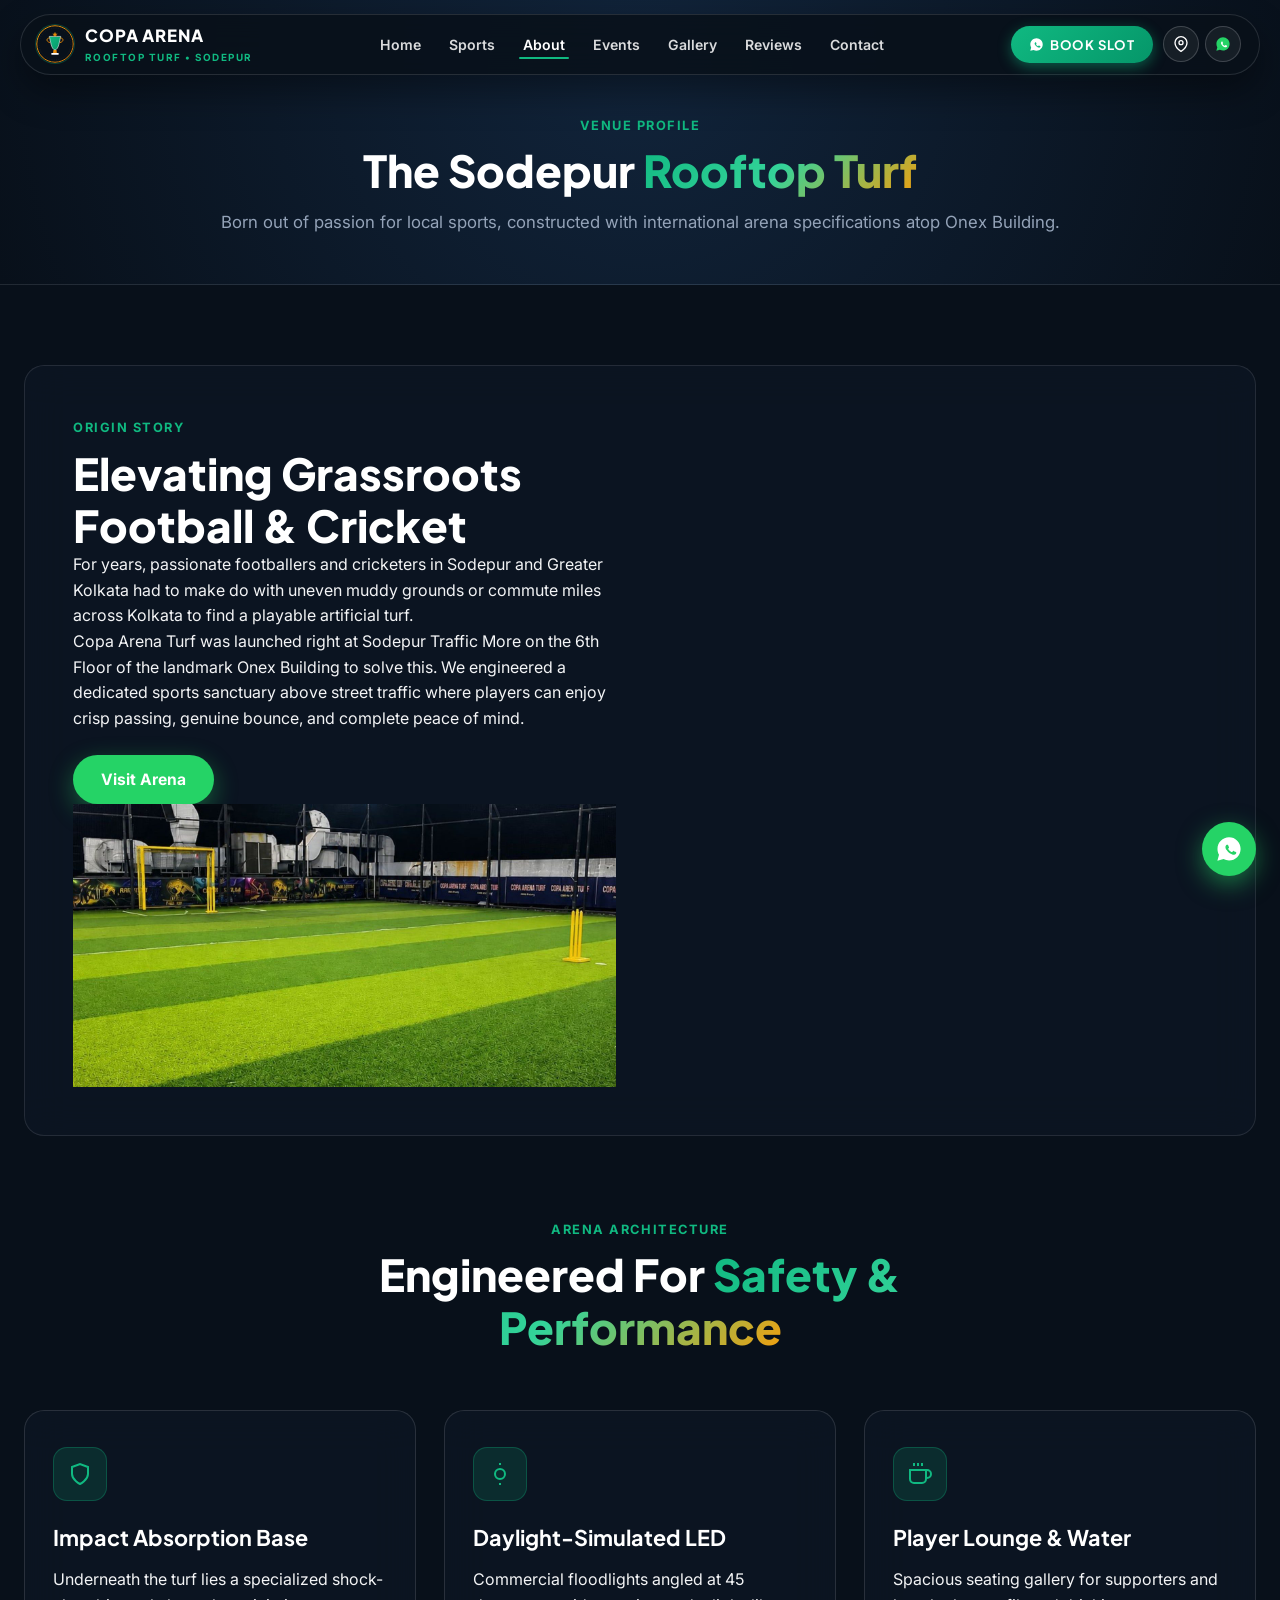
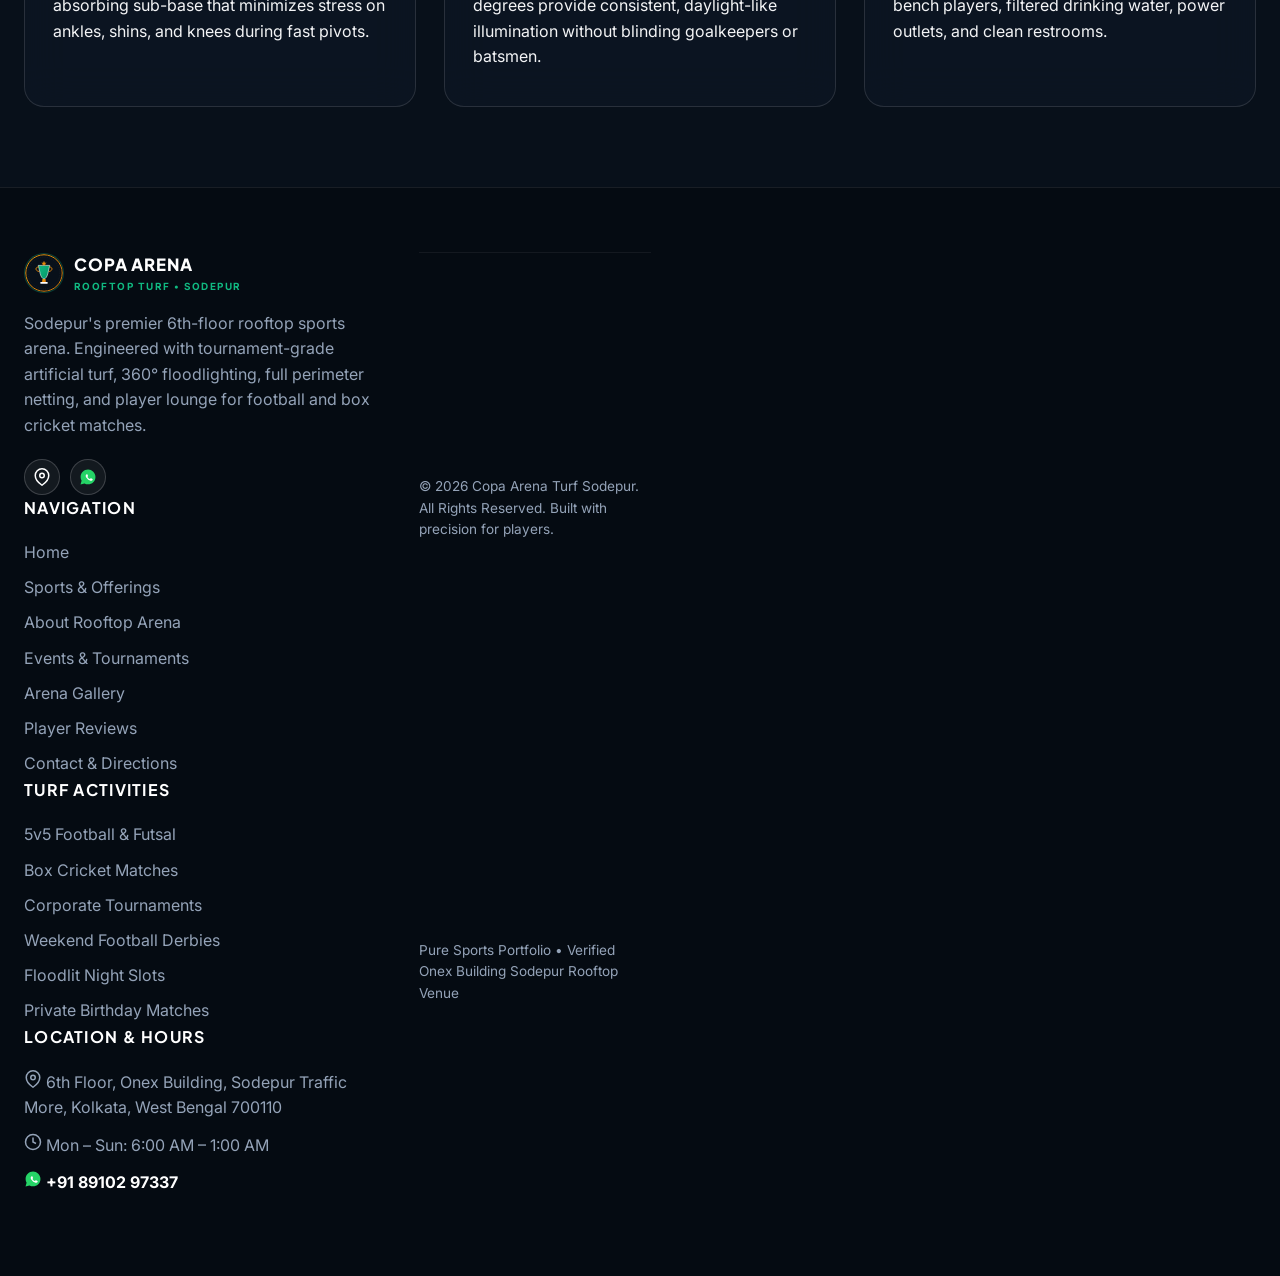
<file: about.html>
<!DOCTYPE html>
<html lang="en">
<head>
  
  <meta charset="UTF-8">
  <meta name="viewport" content="width=device-width, initial-scale=1.0">
  <title>About Our Rooftop Arena | Copa Arena Turf Sodepur</title>
  <meta name="description" content="Discover Copa Arena Turf Sodepur on 6th Floor Onex Building. Tournament-grade turf, 360 floodlighting, and dedicated player amenities.">
  <link rel="icon" type="image/svg+xml" href="assets/images/favicon.svg">
  <link rel="icon" type="image/png" sizes="32x32" href="assets/images/favicon-32x32.png">
  <link rel="apple-touch-icon" href="assets/images/apple-touch-icon.png">
  <link rel="preconnect" href="https://fonts.googleapis.com">
  <link rel="preconnect" href="https://fonts.gstatic.com" crossorigin>
  <link href="https://fonts.googleapis.com/css2?family=Inter:wght@400;500;600;700&family=Plus+Jakarta+Sans:wght@600;700;800&display=swap" rel="stylesheet">
  <link rel="stylesheet" href="assets/css/style.css">
</head>
<body>
  
  <!-- TheDivine Floating Pill Navbar -->
  <header class="site-header">
    <div class="header-inner">
      <a href="index.html" class="brand-wrapper">
        <div class="brand-logo-badge">
          <img src="assets/images/logo.svg" alt="Copa Arena Turf Logo" width="40" height="40">
        </div>
        <div class="brand-info">
          <span class="brand-title">COPA ARENA</span>
          <span class="brand-sub">Rooftop Turf • Sodepur</span>
        </div>
      </a>

      <nav>
        <ul class="nav-links">
          <li><a href="index.html" class="">Home</a></li>
        <li><a href="sports.html" class="">Sports</a></li>
        <li><a href="about.html" class="active">About</a></li>
        <li><a href="events.html" class="">Events</a></li>
        <li><a href="gallery.html" class="">Gallery</a></li>
        <li><a href="reviews.html" class="">Reviews</a></li>
        <li><a href="contact.html" class="">Contact</a></li>
        </ul>
      </nav>

      <div class="header-actions">
        <a href="https://wa.me/918910297337?text=Hello%20Copa%20Arena%20Turf%2C%20I%20would%20like%20to%20inquire%20about%20booking%20a%20slot." target="_blank" rel="noopener noreferrer" class="btn-cta-pill">
          <svg width="15" height="15" viewBox="0 0 24 24" fill="none">
            <path fill="#FFFFFF" d="M12.04 2c-5.46 0-9.91 4.45-9.91 9.91 0 1.75.46 3.45 1.32 4.95L2.05 22l5.25-1.38c1.45.79 3.08 1.21 4.74 1.21 5.46 0 9.91-4.45 9.91-9.91 0-2.65-1.03-5.14-2.9-7.01A9.816 9.816 0 0 0 12.04 2z"/>
            <path fill="#10b981" d="M17.52 14.33c-.22-.11-1.3-.64-1.5-.71-.2-.07-.35-.11-.5.11-.15.22-.58.71-.71.86-.13.15-.26.17-.48.06-.22-.11-.93-.34-1.77-1.09-.65-.58-1.09-1.3-1.22-1.52-.13-.22-.01-.34.1-.45.1-.1.22-.26.33-.39.11-.13.15-.22.22-.37.07-.15.04-.28-.02-.39s-.5-1.21-.69-1.66c-.18-.43-.37-.37-.5-.38l-.43-.01c-.15 0-.39.06-.6.28-.21.22-.8.78-.8 1.9s.82 2.2 1 2.37c.18.17 1.61 2.46 3.9 3.45.54.23.97.37 1.3.48.55.17 1.05.15 1.45.09.44-.07 1.3-.53 1.48-1.05.18-.51.18-.95.13-1.05-.05-.1-.19-.16-.41-.27z"/>
          </svg>
          Book Slot
        </a>

        <div class="social-circle-icons">
          <a href="https://maps.app.goo.gl/9R41kRms9N8tL4i48" target="_blank" rel="noopener noreferrer" class="social-btn" aria-label="Google Maps Location">
            <svg width="16" height="16" viewBox="0 0 24 24" fill="none" stroke="currentColor" stroke-width="2"><path d="M21 10c0 7-9 13-9 13s-9-6-9-13a9 9 0 0 1 18 0z"></path><circle cx="12" cy="10" r="3"></circle></svg>
          </a>
          <a href="https://wa.me/918910297337" target="_blank" rel="noopener noreferrer" class="social-btn" aria-label="Official WhatsApp">
            <svg width="16" height="16" viewBox="0 0 24 24">
              <path fill="#25D366" d="M12.04 2c-5.46 0-9.91 4.45-9.91 9.91 0 1.75.46 3.45 1.32 4.95L2.05 22l5.25-1.38c1.45.79 3.08 1.21 4.74 1.21 5.46 0 9.91-4.45 9.91-9.91 0-2.65-1.03-5.14-2.9-7.01A9.816 9.816 0 0 0 12.04 2z"/>
              <path fill="#FFFFFF" d="M17.52 14.33c-.22-.11-1.3-.64-1.5-.71-.2-.07-.35-.11-.5.11-.15.22-.58.71-.71.86-.13.15-.26.17-.48.06-.22-.11-.93-.34-1.77-1.09-.65-.58-1.09-1.3-1.22-1.52-.13-.22-.01-.34.1-.45.1-.1.22-.26.33-.39.11-.13.15-.22.22-.37.07-.15.04-.28-.02-.39s-.5-1.21-.69-1.66c-.18-.43-.37-.37-.5-.38l-.43-.01c-.15 0-.39.06-.6.28-.21.22-.8.78-.8 1.9s.82 2.2 1 2.37c.18.17 1.61 2.46 3.9 3.45.54.23.97.37 1.3.48.55.17 1.05.15 1.45.09.44-.07 1.3-.53 1.48-1.05.18-.51.18-.95.13-1.05-.05-.1-.19-.16-.41-.27z"/>
            </svg>
          </a>
        </div>

        <button class="nav-toggle-btn" aria-label="Toggle Navigation Menu" aria-expanded="false">
          <svg width="22" height="22" viewBox="0 0 24 24" fill="none" stroke="currentColor" stroke-width="2"><path d="M4 6h16M4 12h16M4 18h16"/></svg>
        </button>
      </div>
    </div>
  </header>

  <!-- Mobile Full Viewport Navigation Drawer -->
  <div class="mobile-nav-drawer">
    <a href="index.html" class="mobile-nav-link ">Home</a>
      <a href="sports.html" class="mobile-nav-link ">Sports</a>
      <a href="about.html" class="mobile-nav-link active">About</a>
      <a href="events.html" class="mobile-nav-link ">Events</a>
      <a href="gallery.html" class="mobile-nav-link ">Gallery</a>
      <a href="reviews.html" class="mobile-nav-link ">Reviews</a>
      <a href="contact.html" class="mobile-nav-link ">Contact</a>
    <div style="margin-top: 1.5rem; display: flex; flex-direction: column; gap: 0.75rem; width: 100%;">
      <a href="https://wa.me/918910297337?text=Hello%20Copa%20Arena%20Turf%2C%20I%20would%20like%20to%20book%20a%20match%20slot." class="btn-hero-primary" style="width: 100%;">
        <svg width="20" height="20" viewBox="0 0 24 24">
          <path fill="#FFFFFF" d="M12.04 2c-5.46 0-9.91 4.45-9.91 9.91 0 1.75.46 3.45 1.32 4.95L2.05 22l5.25-1.38c1.45.79 3.08 1.21 4.74 1.21 5.46 0 9.91-4.45 9.91-9.91 0-2.65-1.03-5.14-2.9-7.01A9.816 9.816 0 0 0 12.04 2z"/>
          <path fill="#25D366" d="M17.52 14.33c-.22-.11-1.3-.64-1.5-.71-.2-.07-.35-.11-.5.11-.15.22-.58.71-.71.86-.13.15-.26.17-.48.06-.22-.11-.93-.34-1.77-1.09-.65-.58-1.09-1.3-1.22-1.52-.13-.22-.01-.34.1-.45.1-.1.22-.26.33-.39.11-.13.15-.22.22-.37.07-.15.04-.28-.02-.39s-.5-1.21-.69-1.66c-.18-.43-.37-.37-.5-.38l-.43-.01c-.15 0-.39.06-.6.28-.21.22-.8.78-.8 1.9s.82 2.2 1 2.37c.18.17 1.61 2.46 3.9 3.45.54.23.97.37 1.3.48.55.17 1.05.15 1.45.09.44-.07 1.3-.53 1.48-1.05.18-.51.18-.95.13-1.05-.05-.1-.19-.16-.41-.27z"/>
        </svg>
        Direct WhatsApp Booking
      </a>
      <a href="tel:918910297337" class="btn-hero-secondary" style="width: 100%;">
        <svg width="18" height="18" viewBox="0 0 24 24" fill="none" stroke="currentColor" stroke-width="2"><path d="M22 16.92v3a2 2 0 0 1-2.18 2 19.79 19.79 0 0 1-8.63-3.07 19.5 19.5 0 0 1-6-6 19.79 19.79 0 0 1-3.07-8.67A2 2 0 0 1 4.11 2h3a2 2 0 0 1 2 1.72 12.84 12.84 0 0 0 .7 2.81 2 2 0 0 1-.45 2.11L8.09 9.91a16 16 0 0 0 6 6l1.27-1.27a2 2 0 0 1 2.11-.45 12.84 12.84 0 0 0 2.81.7A2 2 0 0 1 22 16.92z"></path></svg>
        Call Arena Desk
      </a>
    </div>
  </div>

  <div class="page-banner" style="padding: 7rem 1.5rem 3rem; text-align: center; background: radial-gradient(circle at 50% 20%, #11243b 0%, #08101a 100%); border-bottom: 1px solid var(--border-glass);">
    <div style="max-width: 900px; margin: 0 auto;">
      <span class="section-tag">Venue Profile</span>
      <h1 class="section-title">The Sodepur <span class="text-gradient">Rooftop Turf</span></h1>
      <p class="section-subtitle">Born out of passion for local sports, constructed with international arena specifications atop Onex Building.</p>
    </div>
  </div>

  <section class="section">
    <div class="heritage-container">
      <div class="heritage-grid">
        <div class="heritage-content">
          <span class="section-tag">Origin Story</span>
          <h2 class="section-title">Elevating Grassroots Football & Cricket</h2>
          <p class="heritage-text">
            For years, passionate footballers and cricketers in Sodepur and Greater Kolkata had to make do with uneven muddy grounds or commute miles across Kolkata to find a playable artificial turf.
          </p>
          <p class="heritage-text">
            Copa Arena Turf was launched right at Sodepur Traffic More on the 6th Floor of the landmark Onex Building to solve this. We engineered a dedicated sports sanctuary above street traffic where players can enjoy crisp passing, genuine bounce, and complete peace of mind.
          </p>
          <div style="margin-top: 1.5rem;">
            <a href="https://wa.me/918910297337?text=Hello%20Copa%20Arena%2C%20I%20would%20like%20to%20visit%20the%20turf." target="_blank" rel="noopener noreferrer" class="btn-hero-primary">
              Visit Arena
            </a>
          </div>
        </div>
        <div class="heritage-image-wrapper">
          <img src="assets/images/venue_cover.jpg" alt="Copa Arena Onex Building view">
        </div>
      </div>
    </div>

    <!-- Arena Engineering Specs Bento -->
    <div class="section-header" style="margin-top: 5rem;">
      <span class="section-tag">Arena Architecture</span>
      <h2 class="section-title">Engineered For <span class="text-gradient">Safety & Performance</span></h2>
    </div>

    <div class="abstract-cards-grid">
      <div class="glass-card">
        <div class="card-icon-box">
          <svg width="24" height="24" viewBox="0 0 24 24" fill="none" stroke="currentColor" stroke-width="2"><path d="M12 22s8-4 8-10V5l-8-3-8 3v7c0 6 8 10 8 10z"></path></svg>
        </div>
        <h3 class="card-title">Impact Absorption Base</h3>
        <p class="card-desc">Underneath the turf lies a specialized shock-absorbing sub-base that minimizes stress on ankles, shins, and knees during fast pivots.</p>
      </div>

      <div class="glass-card">
        <div class="card-icon-box">
          <svg width="24" height="24" viewBox="0 0 24 24" fill="none" stroke="currentColor" stroke-width="2"><circle cx="12" cy="12" r="5"></circle><line x1="12" y1="1" x2="12" y2="3"></line><line x1="12" y1="21" x2="12" y2="23"></line></svg>
        </div>
        <h3 class="card-title">Daylight-Simulated LED</h3>
        <p class="card-desc">Commercial floodlights angled at 45 degrees provide consistent, daylight-like illumination without blinding goalkeepers or batsmen.</p>
      </div>

      <div class="glass-card">
        <div class="card-icon-box">
          <svg width="24" height="24" viewBox="0 0 24 24" fill="none" stroke="currentColor" stroke-width="2"><path d="M18 8h1a4 4 0 0 1 0 8h-1"></path><path d="M2 8h16v9a4 4 0 0 1-4 4H6a4 4 0 0 1-4-4V8z"></path><line x1="6" y1="1" x2="6" y2="4"></line><line x1="10" y1="1" x2="10" y2="4"></line><line x1="14" y1="1" x2="14" y2="4"></line></svg>
        </div>
        <h3 class="card-title">Player Lounge & Water</h3>
        <p class="card-desc">Spacious seating gallery for supporters and bench players, filtered drinking water, power outlets, and clean restrooms.</p>
      </div>
    </div>
  </section>

  
  <!-- Footer Section -->
  <footer class="site-footer">
    <div class="footer-inner">
      <div class="footer-grid">
        <div class="footer-col">
          <div class="brand-wrapper" style="margin-bottom: 1rem;">
            <div class="brand-logo-badge">
              <img src="assets/images/logo.svg" alt="Copa Arena Logo" width="40" height="40">
            </div>
            <div class="brand-info">
              <span class="brand-title">COPA ARENA</span>
              <span class="brand-sub">Rooftop Turf • Sodepur</span>
            </div>
          </div>
          <p class="footer-desc">
            Sodepur's premier 6th-floor rooftop sports arena. Engineered with tournament-grade artificial turf, 360° floodlighting, full perimeter netting, and player lounge for football and box cricket matches.
          </p>
          <div class="footer-socials" style="display: flex; gap: 10px; margin-top: 1.25rem;">
            <a href="https://maps.app.goo.gl/9R41kRms9N8tL4i48" target="_blank" rel="noopener noreferrer" class="social-btn" aria-label="Google Maps">
              <svg width="18" height="18" viewBox="0 0 24 24" fill="none" stroke="currentColor" stroke-width="2"><path d="M21 10c0 7-9 13-9 13s-9-6-9-13a9 9 0 0 1 18 0z"></path><circle cx="12" cy="10" r="3"></circle></svg>
            </a>
            <a href="https://wa.me/918910297337" target="_blank" rel="noopener noreferrer" class="social-btn" aria-label="Official WhatsApp">
              <svg width="18" height="18" viewBox="0 0 24 24">
                <path fill="#25D366" d="M12.04 2c-5.46 0-9.91 4.45-9.91 9.91 0 1.75.46 3.45 1.32 4.95L2.05 22l5.25-1.38c1.45.79 3.08 1.21 4.74 1.21 5.46 0 9.91-4.45 9.91-9.91 0-2.65-1.03-5.14-2.9-7.01A9.816 9.816 0 0 0 12.04 2z"/>
                <path fill="#FFFFFF" d="M17.52 14.33c-.22-.11-1.3-.64-1.5-.71-.2-.07-.35-.11-.5.11-.15.22-.58.71-.71.86-.13.15-.26.17-.48.06-.22-.11-.93-.34-1.77-1.09-.65-.58-1.09-1.3-1.22-1.52-.13-.22-.01-.34.1-.45.1-.1.22-.26.33-.39.11-.13.15-.22.22-.37.07-.15.04-.28-.02-.39s-.5-1.21-.69-1.66c-.18-.43-.37-.37-.5-.38l-.43-.01c-.15 0-.39.06-.6.28-.21.22-.8.78-.8 1.9s.82 2.2 1 2.37c.18.17 1.61 2.46 3.9 3.45.54.23.97.37 1.3.48.55.17 1.05.15 1.45.09.44-.07 1.3-.53 1.48-1.05.18-.51.18-.95.13-1.05-.05-.1-.19-.16-.41-.27z"/>
              </svg>
            </a>
          </div>
        </div>

        <div class="footer-col">
          <h4 class="footer-col-title">Navigation</h4>
          <ul class="footer-nav-list">
            <li><a href="index.html">Home</a></li>
            <li><a href="sports.html">Sports & Offerings</a></li>
            <li><a href="about.html">About Rooftop Arena</a></li>
            <li><a href="events.html">Events & Tournaments</a></li>
            <li><a href="gallery.html">Arena Gallery</a></li>
            <li><a href="reviews.html">Player Reviews</a></li>
            <li><a href="contact.html">Contact & Directions</a></li>
          </ul>
        </div>

        <div class="footer-col">
          <h4 class="footer-col-title">Turf Activities</h4>
          <ul class="footer-nav-list">
            <li><a href="sports.html">5v5 Football & Futsal</a></li>
            <li><a href="sports.html">Box Cricket Matches</a></li>
            <li><a href="events.html">Corporate Tournaments</a></li>
            <li><a href="events.html">Weekend Football Derbies</a></li>
            <li><a href="about.html">Floodlit Night Slots</a></li>
            <li><a href="contact.html">Private Birthday Matches</a></li>
          </ul>
        </div>

        <div class="footer-col">
          <h4 class="footer-col-title">Location & Hours</h4>
          <p class="footer-contact-item">
            <svg width="18" height="18" viewBox="0 0 24 24" fill="none" stroke="currentColor" stroke-width="2"><path d="M21 10c0 7-9 13-9 13s-9-6-9-13a9 9 0 0 1 18 0z"></path><circle cx="12" cy="10" r="3"></circle></svg>
            <span>6th Floor, Onex Building, Sodepur Traffic More, Kolkata, West Bengal 700110</span>
          </p>
          <p class="footer-contact-item" style="margin-top: 0.75rem;">
            <svg width="18" height="18" viewBox="0 0 24 24" fill="none" stroke="currentColor" stroke-width="2"><circle cx="12" cy="12" r="10"></circle><polyline points="12 6 12 12 16 14"></polyline></svg>
            <span>Mon – Sun: 6:00 AM – 1:00 AM</span>
          </p>
          <p class="footer-contact-item" style="margin-top: 0.75rem;">
            <!-- Official WhatsApp SVG with phone number -->
            <svg width="18" height="18" viewBox="0 0 24 24">
              <path fill="#25D366" d="M12.04 2c-5.46 0-9.91 4.45-9.91 9.91 0 1.75.46 3.45 1.32 4.95L2.05 22l5.25-1.38c1.45.79 3.08 1.21 4.74 1.21 5.46 0 9.91-4.45 9.91-9.91 0-2.65-1.03-5.14-2.9-7.01A9.816 9.816 0 0 0 12.04 2z"/>
              <path fill="#FFFFFF" d="M17.52 14.33c-.22-.11-1.3-.64-1.5-.71-.2-.07-.35-.11-.5.11-.15.22-.58.71-.71.86-.13.15-.26.17-.48.06-.22-.11-.93-.34-1.77-1.09-.65-.58-1.09-1.3-1.22-1.52-.13-.22-.01-.34.1-.45.1-.1.22-.26.33-.39.11-.13.15-.22.22-.37.07-.15.04-.28-.02-.39s-.5-1.21-.69-1.66c-.18-.43-.37-.37-.5-.38l-.43-.01c-.15 0-.39.06-.6.28-.21.22-.8.78-.8 1.9s.82 2.2 1 2.37c.18.17 1.61 2.46 3.9 3.45.54.23.97.37 1.3.48.55.17 1.05.15 1.45.09.44-.07 1.3-.53 1.48-1.05.18-.51.18-.95.13-1.05-.05-.1-.19-.16-.41-.27z"/>
            </svg>
            <a href="https://wa.me/918910297337" target="_blank" rel="noopener noreferrer" style="color: #ffffff; font-weight: 700;">+91 89102 97337</a>
          </p>
        </div>
      </div>

      <div class="footer-bottom">
        <p>&copy; 2026 Copa Arena Turf Sodepur. All Rights Reserved. Built with precision for players.</p>
        <p>Pure Sports Portfolio • Verified Onex Building Sodepur Rooftop Venue</p>
      </div>
    </div>
  </footer>

  <!-- Floating WhatsApp CTA Pill -->
  <a href="https://wa.me/918910297337?text=Hello%20Copa%20Arena%20Turf%2C%20I%20want%20to%20check%20available%20slots." target="_blank" rel="noopener noreferrer" class="floating-wa-btn" aria-label="Book on WhatsApp">
    <svg width="28" height="28" viewBox="0 0 24 24">
      <path fill="#FFFFFF" d="M12.04 2c-5.46 0-9.91 4.45-9.91 9.91 0 1.75.46 3.45 1.32 4.95L2.05 22l5.25-1.38c1.45.79 3.08 1.21 4.74 1.21 5.46 0 9.91-4.45 9.91-9.91 0-2.65-1.03-5.14-2.9-7.01A9.816 9.816 0 0 0 12.04 2z"/>
      <path fill="#25D366" d="M17.52 14.33c-.22-.11-1.3-.64-1.5-.71-.2-.07-.35-.11-.5.11-.15.22-.58.71-.71.86-.13.15-.26.17-.48.06-.22-.11-.93-.34-1.77-1.09-.65-.58-1.09-1.3-1.22-1.52-.13-.22-.01-.34.1-.45.1-.1.22-.26.33-.39.11-.13.15-.22.22-.37.07-.15.04-.28-.02-.39s-.5-1.21-.69-1.66c-.18-.43-.37-.37-.5-.38l-.43-.01c-.15 0-.39.06-.6.28-.21.22-.8.78-.8 1.9s.82 2.2 1 2.37c.18.17 1.61 2.46 3.9 3.45.54.23.97.37 1.3.48.55.17 1.05.15 1.45.09.44-.07 1.3-.53 1.48-1.05.18-.51.18-.95.13-1.05-.05-.1-.19-.16-.41-.27z"/>
    </svg>
  </a>
  <script src="assets/js/main.js"></script>
</body>
</html>
</file>
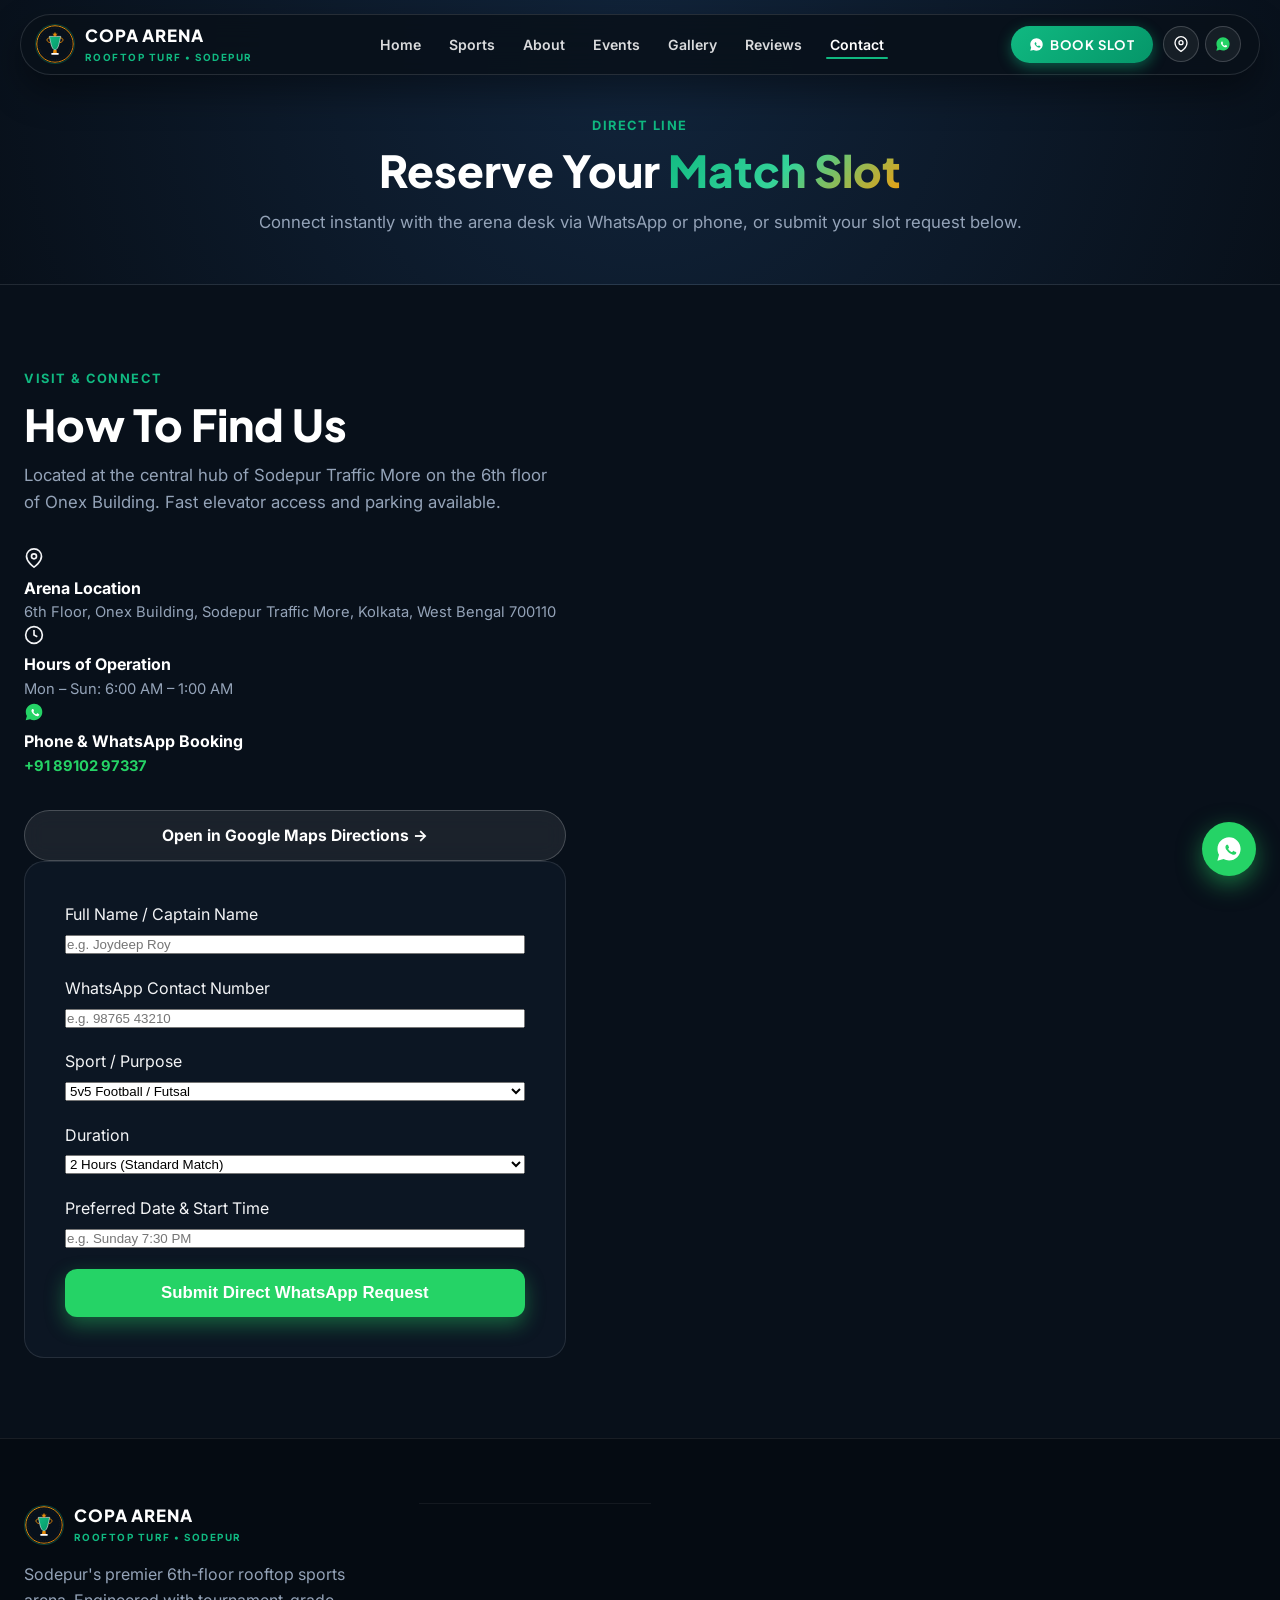
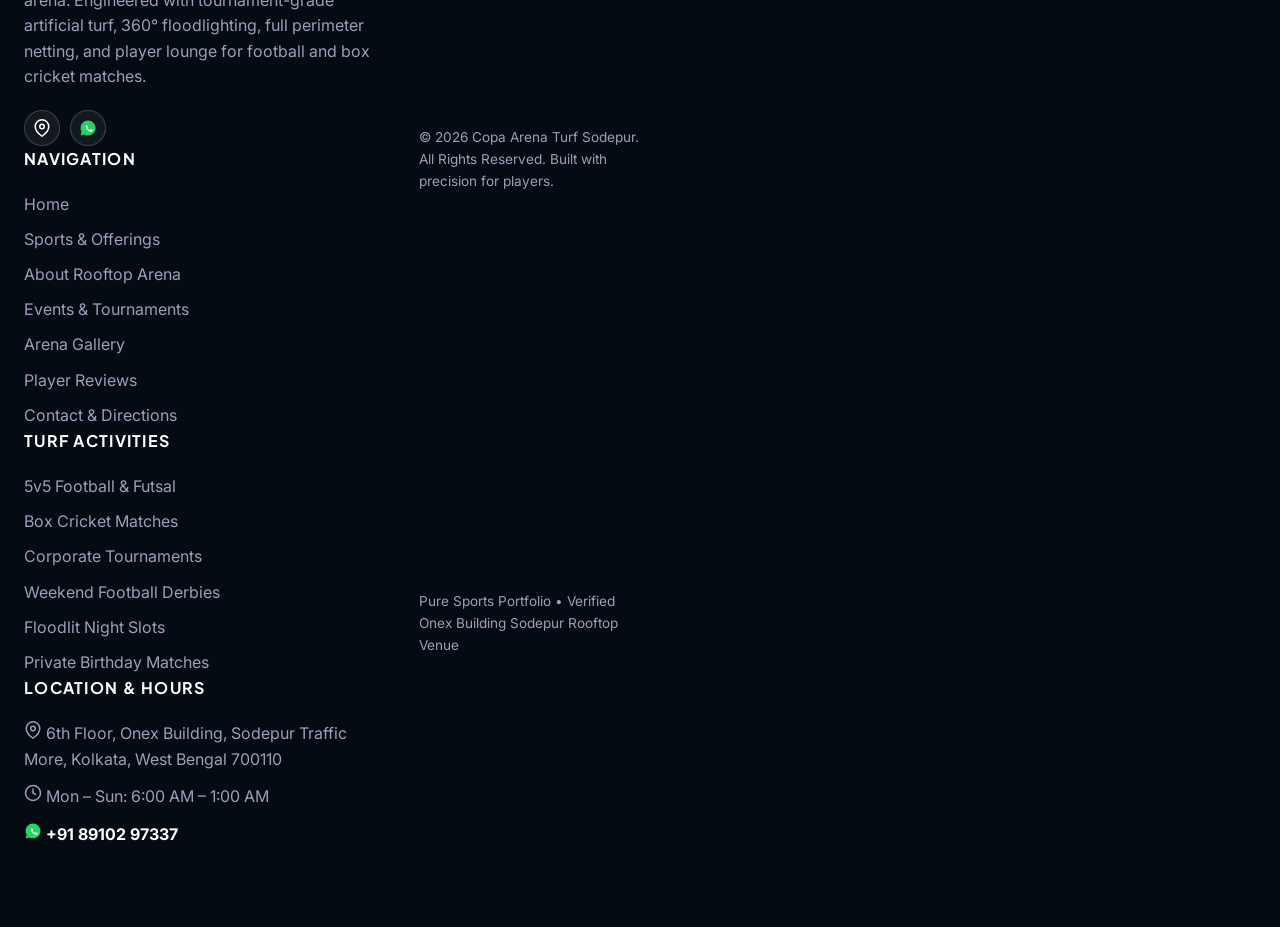
<file: contact.html>
<!DOCTYPE html>
<html lang="en">
<head>
  
  <meta charset="UTF-8">
  <meta name="viewport" content="width=device-width, initial-scale=1.0">
  <title>Contact & Slot Reservation | Copa Arena Turf Sodepur</title>
  <meta name="description" content="Reserve your football or box cricket slot at Copa Arena Turf Sodepur. 6th Floor Onex Building, Sodepur More.">
  <link rel="icon" type="image/svg+xml" href="assets/images/favicon.svg">
  <link rel="icon" type="image/png" sizes="32x32" href="assets/images/favicon-32x32.png">
  <link rel="apple-touch-icon" href="assets/images/apple-touch-icon.png">
  <link rel="preconnect" href="https://fonts.googleapis.com">
  <link rel="preconnect" href="https://fonts.gstatic.com" crossorigin>
  <link href="https://fonts.googleapis.com/css2?family=Inter:wght@400;500;600;700&family=Plus+Jakarta+Sans:wght@600;700;800&display=swap" rel="stylesheet">
  <link rel="stylesheet" href="assets/css/style.css">
</head>
<body>
  
  <!-- TheDivine Floating Pill Navbar -->
  <header class="site-header">
    <div class="header-inner">
      <a href="index.html" class="brand-wrapper">
        <div class="brand-logo-badge">
          <img src="assets/images/logo.svg" alt="Copa Arena Turf Logo" width="40" height="40">
        </div>
        <div class="brand-info">
          <span class="brand-title">COPA ARENA</span>
          <span class="brand-sub">Rooftop Turf • Sodepur</span>
        </div>
      </a>

      <nav>
        <ul class="nav-links">
          <li><a href="index.html" class="">Home</a></li>
        <li><a href="sports.html" class="">Sports</a></li>
        <li><a href="about.html" class="">About</a></li>
        <li><a href="events.html" class="">Events</a></li>
        <li><a href="gallery.html" class="">Gallery</a></li>
        <li><a href="reviews.html" class="">Reviews</a></li>
        <li><a href="contact.html" class="active">Contact</a></li>
        </ul>
      </nav>

      <div class="header-actions">
        <a href="https://wa.me/918910297337?text=Hello%20Copa%20Arena%20Turf%2C%20I%20would%20like%20to%20inquire%20about%20booking%20a%20slot." target="_blank" rel="noopener noreferrer" class="btn-cta-pill">
          <svg width="15" height="15" viewBox="0 0 24 24" fill="none">
            <path fill="#FFFFFF" d="M12.04 2c-5.46 0-9.91 4.45-9.91 9.91 0 1.75.46 3.45 1.32 4.95L2.05 22l5.25-1.38c1.45.79 3.08 1.21 4.74 1.21 5.46 0 9.91-4.45 9.91-9.91 0-2.65-1.03-5.14-2.9-7.01A9.816 9.816 0 0 0 12.04 2z"/>
            <path fill="#10b981" d="M17.52 14.33c-.22-.11-1.3-.64-1.5-.71-.2-.07-.35-.11-.5.11-.15.22-.58.71-.71.86-.13.15-.26.17-.48.06-.22-.11-.93-.34-1.77-1.09-.65-.58-1.09-1.3-1.22-1.52-.13-.22-.01-.34.1-.45.1-.1.22-.26.33-.39.11-.13.15-.22.22-.37.07-.15.04-.28-.02-.39s-.5-1.21-.69-1.66c-.18-.43-.37-.37-.5-.38l-.43-.01c-.15 0-.39.06-.6.28-.21.22-.8.78-.8 1.9s.82 2.2 1 2.37c.18.17 1.61 2.46 3.9 3.45.54.23.97.37 1.3.48.55.17 1.05.15 1.45.09.44-.07 1.3-.53 1.48-1.05.18-.51.18-.95.13-1.05-.05-.1-.19-.16-.41-.27z"/>
          </svg>
          Book Slot
        </a>

        <div class="social-circle-icons">
          <a href="https://maps.app.goo.gl/9R41kRms9N8tL4i48" target="_blank" rel="noopener noreferrer" class="social-btn" aria-label="Google Maps Location">
            <svg width="16" height="16" viewBox="0 0 24 24" fill="none" stroke="currentColor" stroke-width="2"><path d="M21 10c0 7-9 13-9 13s-9-6-9-13a9 9 0 0 1 18 0z"></path><circle cx="12" cy="10" r="3"></circle></svg>
          </a>
          <a href="https://wa.me/918910297337" target="_blank" rel="noopener noreferrer" class="social-btn" aria-label="Official WhatsApp">
            <svg width="16" height="16" viewBox="0 0 24 24">
              <path fill="#25D366" d="M12.04 2c-5.46 0-9.91 4.45-9.91 9.91 0 1.75.46 3.45 1.32 4.95L2.05 22l5.25-1.38c1.45.79 3.08 1.21 4.74 1.21 5.46 0 9.91-4.45 9.91-9.91 0-2.65-1.03-5.14-2.9-7.01A9.816 9.816 0 0 0 12.04 2z"/>
              <path fill="#FFFFFF" d="M17.52 14.33c-.22-.11-1.3-.64-1.5-.71-.2-.07-.35-.11-.5.11-.15.22-.58.71-.71.86-.13.15-.26.17-.48.06-.22-.11-.93-.34-1.77-1.09-.65-.58-1.09-1.3-1.22-1.52-.13-.22-.01-.34.1-.45.1-.1.22-.26.33-.39.11-.13.15-.22.22-.37.07-.15.04-.28-.02-.39s-.5-1.21-.69-1.66c-.18-.43-.37-.37-.5-.38l-.43-.01c-.15 0-.39.06-.6.28-.21.22-.8.78-.8 1.9s.82 2.2 1 2.37c.18.17 1.61 2.46 3.9 3.45.54.23.97.37 1.3.48.55.17 1.05.15 1.45.09.44-.07 1.3-.53 1.48-1.05.18-.51.18-.95.13-1.05-.05-.1-.19-.16-.41-.27z"/>
            </svg>
          </a>
        </div>

        <button class="nav-toggle-btn" aria-label="Toggle Navigation Menu" aria-expanded="false">
          <svg width="22" height="22" viewBox="0 0 24 24" fill="none" stroke="currentColor" stroke-width="2"><path d="M4 6h16M4 12h16M4 18h16"/></svg>
        </button>
      </div>
    </div>
  </header>

  <!-- Mobile Full Viewport Navigation Drawer -->
  <div class="mobile-nav-drawer">
    <a href="index.html" class="mobile-nav-link ">Home</a>
      <a href="sports.html" class="mobile-nav-link ">Sports</a>
      <a href="about.html" class="mobile-nav-link ">About</a>
      <a href="events.html" class="mobile-nav-link ">Events</a>
      <a href="gallery.html" class="mobile-nav-link ">Gallery</a>
      <a href="reviews.html" class="mobile-nav-link ">Reviews</a>
      <a href="contact.html" class="mobile-nav-link active">Contact</a>
    <div style="margin-top: 1.5rem; display: flex; flex-direction: column; gap: 0.75rem; width: 100%;">
      <a href="https://wa.me/918910297337?text=Hello%20Copa%20Arena%20Turf%2C%20I%20would%20like%20to%20book%20a%20match%20slot." class="btn-hero-primary" style="width: 100%;">
        <svg width="20" height="20" viewBox="0 0 24 24">
          <path fill="#FFFFFF" d="M12.04 2c-5.46 0-9.91 4.45-9.91 9.91 0 1.75.46 3.45 1.32 4.95L2.05 22l5.25-1.38c1.45.79 3.08 1.21 4.74 1.21 5.46 0 9.91-4.45 9.91-9.91 0-2.65-1.03-5.14-2.9-7.01A9.816 9.816 0 0 0 12.04 2z"/>
          <path fill="#25D366" d="M17.52 14.33c-.22-.11-1.3-.64-1.5-.71-.2-.07-.35-.11-.5.11-.15.22-.58.71-.71.86-.13.15-.26.17-.48.06-.22-.11-.93-.34-1.77-1.09-.65-.58-1.09-1.3-1.22-1.52-.13-.22-.01-.34.1-.45.1-.1.22-.26.33-.39.11-.13.15-.22.22-.37.07-.15.04-.28-.02-.39s-.5-1.21-.69-1.66c-.18-.43-.37-.37-.5-.38l-.43-.01c-.15 0-.39.06-.6.28-.21.22-.8.78-.8 1.9s.82 2.2 1 2.37c.18.17 1.61 2.46 3.9 3.45.54.23.97.37 1.3.48.55.17 1.05.15 1.45.09.44-.07 1.3-.53 1.48-1.05.18-.51.18-.95.13-1.05-.05-.1-.19-.16-.41-.27z"/>
        </svg>
        Direct WhatsApp Booking
      </a>
      <a href="tel:918910297337" class="btn-hero-secondary" style="width: 100%;">
        <svg width="18" height="18" viewBox="0 0 24 24" fill="none" stroke="currentColor" stroke-width="2"><path d="M22 16.92v3a2 2 0 0 1-2.18 2 19.79 19.79 0 0 1-8.63-3.07 19.5 19.5 0 0 1-6-6 19.79 19.79 0 0 1-3.07-8.67A2 2 0 0 1 4.11 2h3a2 2 0 0 1 2 1.72 12.84 12.84 0 0 0 .7 2.81 2 2 0 0 1-.45 2.11L8.09 9.91a16 16 0 0 0 6 6l1.27-1.27a2 2 0 0 1 2.11-.45 12.84 12.84 0 0 0 2.81.7A2 2 0 0 1 22 16.92z"></path></svg>
        Call Arena Desk
      </a>
    </div>
  </div>

  <div class="page-banner" style="padding: 7rem 1.5rem 3rem; text-align: center; background: radial-gradient(circle at 50% 20%, #11243b 0%, #08101a 100%); border-bottom: 1px solid var(--border-glass);">
    <div style="max-width: 900px; margin: 0 auto;">
      <span class="section-tag">Direct Line</span>
      <h1 class="section-title">Reserve Your <span class="text-gradient">Match Slot</span></h1>
      <p class="section-subtitle">Connect instantly with the arena desk via WhatsApp or phone, or submit your slot request below.</p>
    </div>
  </div>

  <section class="section">
    <div class="contact-container">
      <div class="contact-grid">
        <div class="contact-info-col">
          <span class="section-tag">Visit & Connect</span>
          <h2 class="section-title">How To Find Us</h2>
          <p class="section-subtitle" style="text-align: left; margin-bottom: 2rem;">
            Located at the central hub of Sodepur Traffic More on the 6th floor of Onex Building. Fast elevator access and parking available.
          </p>

          <div class="contact-detail-row">
            <div class="contact-icon-box">
              <svg width="20" height="20" viewBox="0 0 24 24" fill="none" stroke="currentColor" stroke-width="2"><path d="M21 10c0 7-9 13-9 13s-9-6-9-13a9 9 0 0 1 18 0z"></path><circle cx="12" cy="10" r="3"></circle></svg>
            </div>
            <div>
              <div style="font-weight: 700; color: #ffffff;">Arena Location</div>
              <div style="color: var(--text-muted); font-size: 0.92rem;">6th Floor, Onex Building, Sodepur Traffic More, Kolkata, West Bengal 700110</div>
            </div>
          </div>

          <div class="contact-detail-row">
            <div class="contact-icon-box">
              <svg width="20" height="20" viewBox="0 0 24 24" fill="none" stroke="currentColor" stroke-width="2"><circle cx="12" cy="12" r="10"></circle><polyline points="12 6 12 12 16 14"></polyline></svg>
            </div>
            <div>
              <div style="font-weight: 700; color: #ffffff;">Hours of Operation</div>
              <div style="color: var(--text-muted); font-size: 0.92rem;">Mon – Sun: 6:00 AM – 1:00 AM</div>
            </div>
          </div>

          <div class="contact-detail-row">
            <div class="contact-icon-box">
              <svg width="20" height="20" viewBox="0 0 24 24">
                <path fill="#25D366" d="M12.04 2c-5.46 0-9.91 4.45-9.91 9.91 0 1.75.46 3.45 1.32 4.95L2.05 22l5.25-1.38c1.45.79 3.08 1.21 4.74 1.21 5.46 0 9.91-4.45 9.91-9.91 0-2.65-1.03-5.14-2.9-7.01A9.816 9.816 0 0 0 12.04 2z"/>
                <path fill="#FFFFFF" d="M17.52 14.33c-.22-.11-1.3-.64-1.5-.71-.2-.07-.35-.11-.5.11-.15.22-.58.71-.71.86-.13.15-.26.17-.48.06-.22-.11-.93-.34-1.77-1.09-.65-.58-1.09-1.3-1.22-1.52-.13-.22-.01-.34.1-.45.1-.1.22-.26.33-.39.11-.13.15-.22.22-.37.07-.15.04-.28-.02-.39s-.5-1.21-.69-1.66c-.18-.43-.37-.37-.5-.38l-.43-.01c-.15 0-.39.06-.6.28-.21.22-.8.78-.8 1.9s.82 2.2 1 2.37c.18.17 1.61 2.46 3.9 3.45.54.23.97.37 1.3.48.55.17 1.05.15 1.45.09.44-.07 1.3-.53 1.48-1.05.18-.51.18-.95.13-1.05-.05-.1-.19-.16-.41-.27z"/>
              </svg>
            </div>
            <div>
              <div style="font-weight: 700; color: #ffffff;">Phone & WhatsApp Booking</div>
              <div style="color: var(--text-muted); font-size: 0.92rem;">
                <a href="https://wa.me/918910297337" target="_blank" rel="noopener noreferrer" style="color: #25D366; font-weight: 700;">+91 89102 97337</a>
              </div>
            </div>
          </div>

          <div style="margin-top: 2rem;">
            <a href="https://maps.app.goo.gl/9R41kRms9N8tL4i48" target="_blank" rel="noopener noreferrer" class="btn-hero-secondary" style="width: 100%; justify-content: center;">
              Open in Google Maps Directions &rarr;
            </a>
          </div>
        </div>

        <div class="contact-form-card">
          <form onsubmit="handleContactPage(event)">
            <div class="form-group">
              <label for="cp-name">Full Name / Captain Name</label>
              <input type="text" id="cp-name" required placeholder="e.g. Joydeep Roy">
            </div>
            <div class="form-group">
              <label for="cp-phone">WhatsApp Contact Number</label>
              <input type="tel" id="cp-phone" required placeholder="e.g. 98765 43210">
            </div>
            <div class="form-group">
              <label for="cp-sport">Sport / Purpose</label>
              <select id="cp-sport">
                <option value="5v5 Football">5v5 Football / Futsal</option>
                <option value="Box Cricket">Box Cricket</option>
                <option value="Corporate League">Corporate Match / Tournament</option>
                <option value="Private Booking">Private Celebration Match</option>
              </select>
            </div>
            <div class="form-group">
              <label for="cp-duration">Duration</label>
              <select id="cp-duration">
                <option value="1 Hour">1 Hour</option>
                <option value="2 Hours" selected>2 Hours (Standard Match)</option>
                <option value="3+ Hours">3+ Hours (Tournament)</option>
              </select>
            </div>
            <div class="form-group">
              <label for="cp-timing">Preferred Date & Start Time</label>
              <input type="text" id="cp-timing" required placeholder="e.g. Sunday 7:30 PM">
            </div>
            <button type="submit" class="btn-form-submit">
              Submit Direct WhatsApp Request
            </button>
          </form>
        </div>
      </div>
    </div>
  </section>

  
  <!-- Footer Section -->
  <footer class="site-footer">
    <div class="footer-inner">
      <div class="footer-grid">
        <div class="footer-col">
          <div class="brand-wrapper" style="margin-bottom: 1rem;">
            <div class="brand-logo-badge">
              <img src="assets/images/logo.svg" alt="Copa Arena Logo" width="40" height="40">
            </div>
            <div class="brand-info">
              <span class="brand-title">COPA ARENA</span>
              <span class="brand-sub">Rooftop Turf • Sodepur</span>
            </div>
          </div>
          <p class="footer-desc">
            Sodepur's premier 6th-floor rooftop sports arena. Engineered with tournament-grade artificial turf, 360° floodlighting, full perimeter netting, and player lounge for football and box cricket matches.
          </p>
          <div class="footer-socials" style="display: flex; gap: 10px; margin-top: 1.25rem;">
            <a href="https://maps.app.goo.gl/9R41kRms9N8tL4i48" target="_blank" rel="noopener noreferrer" class="social-btn" aria-label="Google Maps">
              <svg width="18" height="18" viewBox="0 0 24 24" fill="none" stroke="currentColor" stroke-width="2"><path d="M21 10c0 7-9 13-9 13s-9-6-9-13a9 9 0 0 1 18 0z"></path><circle cx="12" cy="10" r="3"></circle></svg>
            </a>
            <a href="https://wa.me/918910297337" target="_blank" rel="noopener noreferrer" class="social-btn" aria-label="Official WhatsApp">
              <svg width="18" height="18" viewBox="0 0 24 24">
                <path fill="#25D366" d="M12.04 2c-5.46 0-9.91 4.45-9.91 9.91 0 1.75.46 3.45 1.32 4.95L2.05 22l5.25-1.38c1.45.79 3.08 1.21 4.74 1.21 5.46 0 9.91-4.45 9.91-9.91 0-2.65-1.03-5.14-2.9-7.01A9.816 9.816 0 0 0 12.04 2z"/>
                <path fill="#FFFFFF" d="M17.52 14.33c-.22-.11-1.3-.64-1.5-.71-.2-.07-.35-.11-.5.11-.15.22-.58.71-.71.86-.13.15-.26.17-.48.06-.22-.11-.93-.34-1.77-1.09-.65-.58-1.09-1.3-1.22-1.52-.13-.22-.01-.34.1-.45.1-.1.22-.26.33-.39.11-.13.15-.22.22-.37.07-.15.04-.28-.02-.39s-.5-1.21-.69-1.66c-.18-.43-.37-.37-.5-.38l-.43-.01c-.15 0-.39.06-.6.28-.21.22-.8.78-.8 1.9s.82 2.2 1 2.37c.18.17 1.61 2.46 3.9 3.45.54.23.97.37 1.3.48.55.17 1.05.15 1.45.09.44-.07 1.3-.53 1.48-1.05.18-.51.18-.95.13-1.05-.05-.1-.19-.16-.41-.27z"/>
              </svg>
            </a>
          </div>
        </div>

        <div class="footer-col">
          <h4 class="footer-col-title">Navigation</h4>
          <ul class="footer-nav-list">
            <li><a href="index.html">Home</a></li>
            <li><a href="sports.html">Sports & Offerings</a></li>
            <li><a href="about.html">About Rooftop Arena</a></li>
            <li><a href="events.html">Events & Tournaments</a></li>
            <li><a href="gallery.html">Arena Gallery</a></li>
            <li><a href="reviews.html">Player Reviews</a></li>
            <li><a href="contact.html">Contact & Directions</a></li>
          </ul>
        </div>

        <div class="footer-col">
          <h4 class="footer-col-title">Turf Activities</h4>
          <ul class="footer-nav-list">
            <li><a href="sports.html">5v5 Football & Futsal</a></li>
            <li><a href="sports.html">Box Cricket Matches</a></li>
            <li><a href="events.html">Corporate Tournaments</a></li>
            <li><a href="events.html">Weekend Football Derbies</a></li>
            <li><a href="about.html">Floodlit Night Slots</a></li>
            <li><a href="contact.html">Private Birthday Matches</a></li>
          </ul>
        </div>

        <div class="footer-col">
          <h4 class="footer-col-title">Location & Hours</h4>
          <p class="footer-contact-item">
            <svg width="18" height="18" viewBox="0 0 24 24" fill="none" stroke="currentColor" stroke-width="2"><path d="M21 10c0 7-9 13-9 13s-9-6-9-13a9 9 0 0 1 18 0z"></path><circle cx="12" cy="10" r="3"></circle></svg>
            <span>6th Floor, Onex Building, Sodepur Traffic More, Kolkata, West Bengal 700110</span>
          </p>
          <p class="footer-contact-item" style="margin-top: 0.75rem;">
            <svg width="18" height="18" viewBox="0 0 24 24" fill="none" stroke="currentColor" stroke-width="2"><circle cx="12" cy="12" r="10"></circle><polyline points="12 6 12 12 16 14"></polyline></svg>
            <span>Mon – Sun: 6:00 AM – 1:00 AM</span>
          </p>
          <p class="footer-contact-item" style="margin-top: 0.75rem;">
            <!-- Official WhatsApp SVG with phone number -->
            <svg width="18" height="18" viewBox="0 0 24 24">
              <path fill="#25D366" d="M12.04 2c-5.46 0-9.91 4.45-9.91 9.91 0 1.75.46 3.45 1.32 4.95L2.05 22l5.25-1.38c1.45.79 3.08 1.21 4.74 1.21 5.46 0 9.91-4.45 9.91-9.91 0-2.65-1.03-5.14-2.9-7.01A9.816 9.816 0 0 0 12.04 2z"/>
              <path fill="#FFFFFF" d="M17.52 14.33c-.22-.11-1.3-.64-1.5-.71-.2-.07-.35-.11-.5.11-.15.22-.58.71-.71.86-.13.15-.26.17-.48.06-.22-.11-.93-.34-1.77-1.09-.65-.58-1.09-1.3-1.22-1.52-.13-.22-.01-.34.1-.45.1-.1.22-.26.33-.39.11-.13.15-.22.22-.37.07-.15.04-.28-.02-.39s-.5-1.21-.69-1.66c-.18-.43-.37-.37-.5-.38l-.43-.01c-.15 0-.39.06-.6.28-.21.22-.8.78-.8 1.9s.82 2.2 1 2.37c.18.17 1.61 2.46 3.9 3.45.54.23.97.37 1.3.48.55.17 1.05.15 1.45.09.44-.07 1.3-.53 1.48-1.05.18-.51.18-.95.13-1.05-.05-.1-.19-.16-.41-.27z"/>
            </svg>
            <a href="https://wa.me/918910297337" target="_blank" rel="noopener noreferrer" style="color: #ffffff; font-weight: 700;">+91 89102 97337</a>
          </p>
        </div>
      </div>

      <div class="footer-bottom">
        <p>&copy; 2026 Copa Arena Turf Sodepur. All Rights Reserved. Built with precision for players.</p>
        <p>Pure Sports Portfolio • Verified Onex Building Sodepur Rooftop Venue</p>
      </div>
    </div>
  </footer>

  <!-- Floating WhatsApp CTA Pill -->
  <a href="https://wa.me/918910297337?text=Hello%20Copa%20Arena%20Turf%2C%20I%20want%20to%20check%20available%20slots." target="_blank" rel="noopener noreferrer" class="floating-wa-btn" aria-label="Book on WhatsApp">
    <svg width="28" height="28" viewBox="0 0 24 24">
      <path fill="#FFFFFF" d="M12.04 2c-5.46 0-9.91 4.45-9.91 9.91 0 1.75.46 3.45 1.32 4.95L2.05 22l5.25-1.38c1.45.79 3.08 1.21 4.74 1.21 5.46 0 9.91-4.45 9.91-9.91 0-2.65-1.03-5.14-2.9-7.01A9.816 9.816 0 0 0 12.04 2z"/>
      <path fill="#25D366" d="M17.52 14.33c-.22-.11-1.3-.64-1.5-.71-.2-.07-.35-.11-.5.11-.15.22-.58.71-.71.86-.13.15-.26.17-.48.06-.22-.11-.93-.34-1.77-1.09-.65-.58-1.09-1.3-1.22-1.52-.13-.22-.01-.34.1-.45.1-.1.22-.26.33-.39.11-.13.15-.22.22-.37.07-.15.04-.28-.02-.39s-.5-1.21-.69-1.66c-.18-.43-.37-.37-.5-.38l-.43-.01c-.15 0-.39.06-.6.28-.21.22-.8.78-.8 1.9s.82 2.2 1 2.37c.18.17 1.61 2.46 3.9 3.45.54.23.97.37 1.3.48.55.17 1.05.15 1.45.09.44-.07 1.3-.53 1.48-1.05.18-.51.18-.95.13-1.05-.05-.1-.19-.16-.41-.27z"/>
    </svg>
  </a>
  <script src="assets/js/main.js"></script>
  <script>
    function handleContactPage(e) {
      e.preventDefault();
      const name = document.getElementById('cp-name').value;
      const phone = document.getElementById('cp-phone').value;
      const sport = document.getElementById('cp-sport').value;
      const dur = document.getElementById('cp-duration').value;
      const timing = document.getElementById('cp-timing').value;

      const text = encodeURIComponent(
        `Hello Copa Arena Turf Sodepur! My name is ${name} (${phone}). I want to reserve a ${dur} slot for ${sport} on ${timing}.`
      );
      window.open(`https://wa.me/918910297337?text=${text}`, '_blank');
    }
  </script>
</body>
</html>
</file>
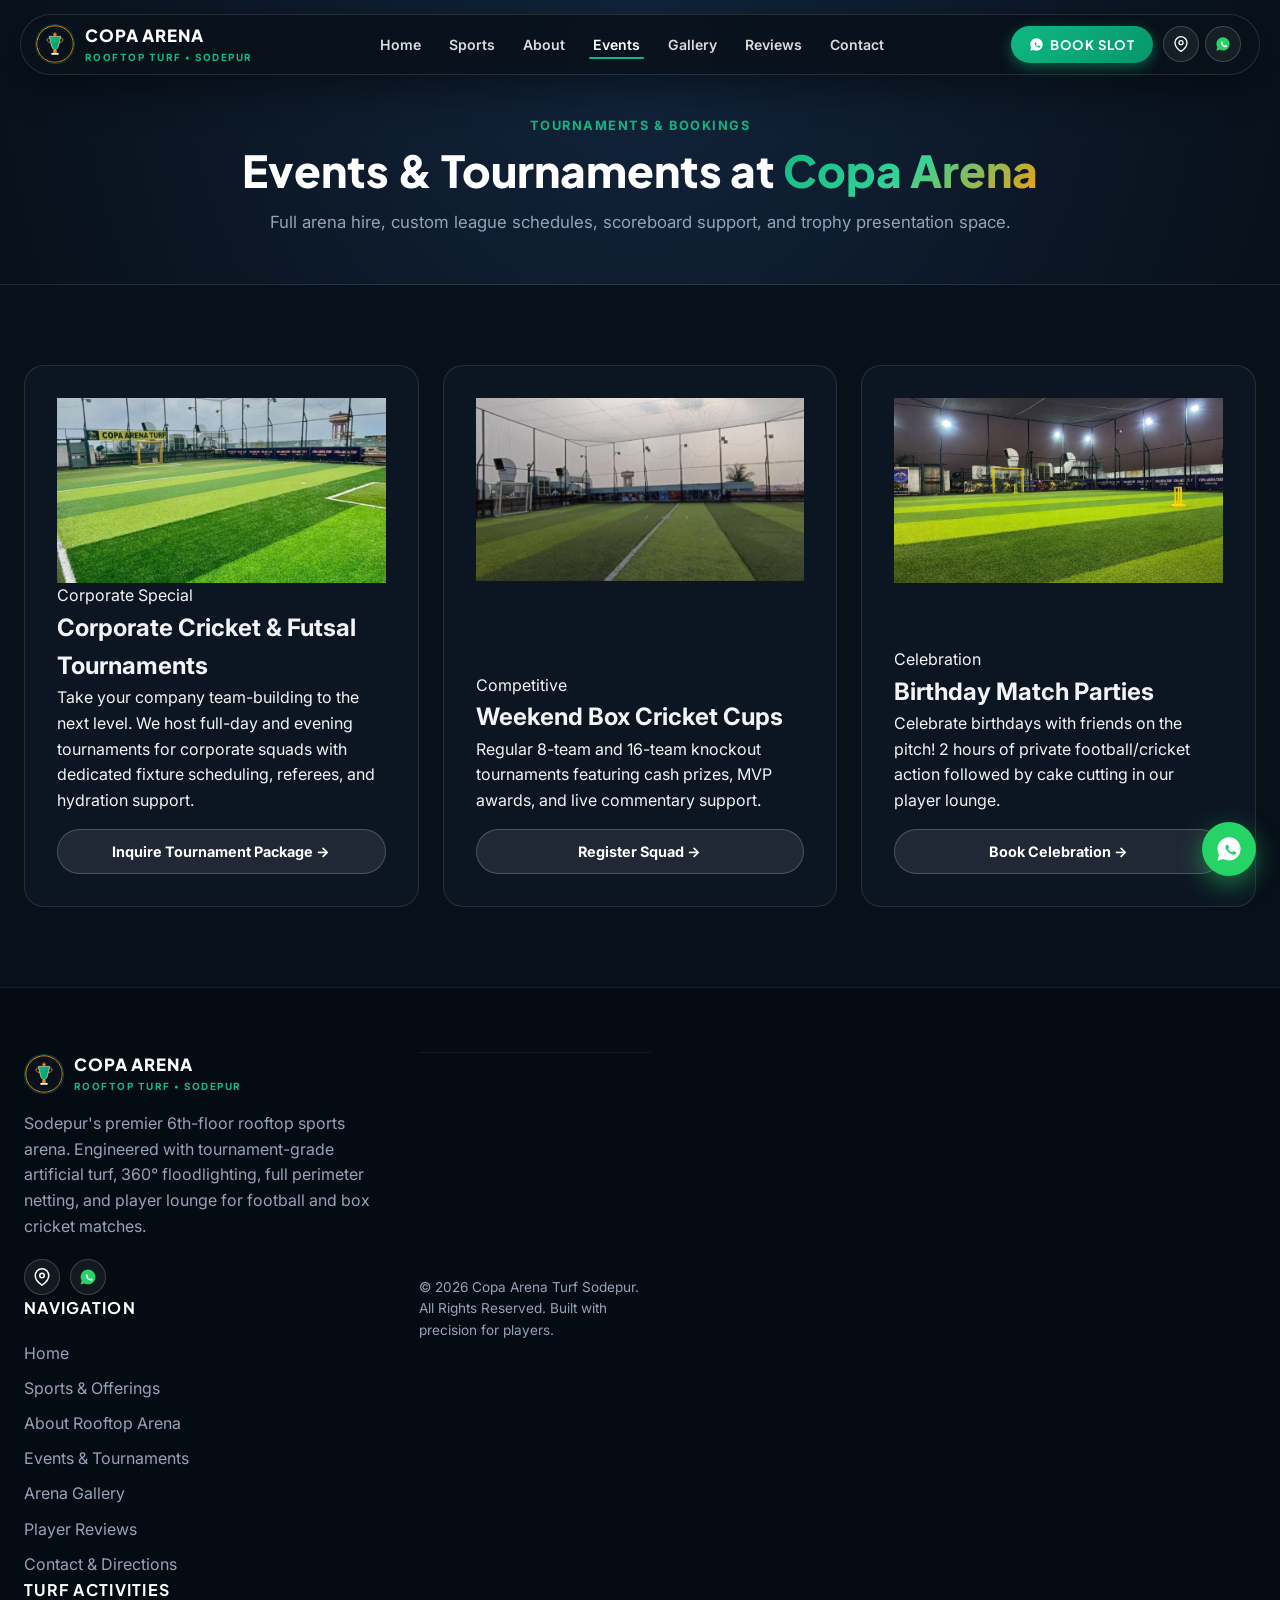
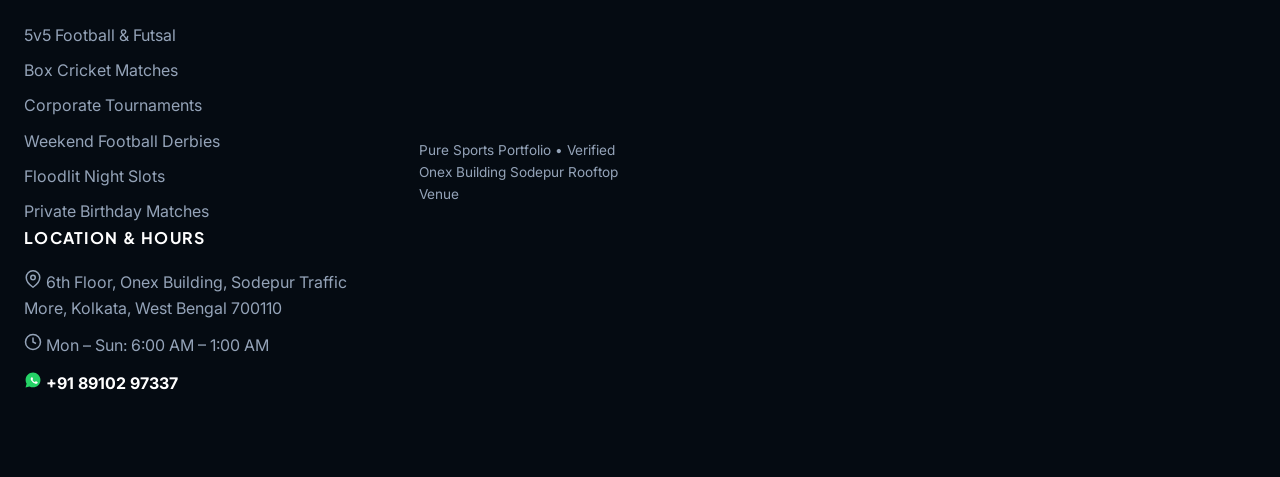
<file: events.html>
<!DOCTYPE html>
<html lang="en">
<head>
  
  <meta charset="UTF-8">
  <meta name="viewport" content="width=device-width, initial-scale=1.0">
  <title>Events & Tournaments | Copa Arena Turf Sodepur</title>
  <meta name="description" content="Host corporate cups, weekend football derbies, and box cricket tournaments at Copa Arena Turf Sodepur.">
  <link rel="icon" type="image/svg+xml" href="assets/images/favicon.svg">
  <link rel="icon" type="image/png" sizes="32x32" href="assets/images/favicon-32x32.png">
  <link rel="apple-touch-icon" href="assets/images/apple-touch-icon.png">
  <link rel="preconnect" href="https://fonts.googleapis.com">
  <link rel="preconnect" href="https://fonts.gstatic.com" crossorigin>
  <link href="https://fonts.googleapis.com/css2?family=Inter:wght@400;500;600;700&family=Plus+Jakarta+Sans:wght@600;700;800&display=swap" rel="stylesheet">
  <link rel="stylesheet" href="assets/css/style.css">
</head>
<body>
  
  <!-- TheDivine Floating Pill Navbar -->
  <header class="site-header">
    <div class="header-inner">
      <a href="index.html" class="brand-wrapper">
        <div class="brand-logo-badge">
          <img src="assets/images/logo.svg" alt="Copa Arena Turf Logo" width="40" height="40">
        </div>
        <div class="brand-info">
          <span class="brand-title">COPA ARENA</span>
          <span class="brand-sub">Rooftop Turf • Sodepur</span>
        </div>
      </a>

      <nav>
        <ul class="nav-links">
          <li><a href="index.html" class="">Home</a></li>
        <li><a href="sports.html" class="">Sports</a></li>
        <li><a href="about.html" class="">About</a></li>
        <li><a href="events.html" class="active">Events</a></li>
        <li><a href="gallery.html" class="">Gallery</a></li>
        <li><a href="reviews.html" class="">Reviews</a></li>
        <li><a href="contact.html" class="">Contact</a></li>
        </ul>
      </nav>

      <div class="header-actions">
        <a href="https://wa.me/918910297337?text=Hello%20Copa%20Arena%20Turf%2C%20I%20would%20like%20to%20inquire%20about%20booking%20a%20slot." target="_blank" rel="noopener noreferrer" class="btn-cta-pill">
          <svg width="15" height="15" viewBox="0 0 24 24" fill="none">
            <path fill="#FFFFFF" d="M12.04 2c-5.46 0-9.91 4.45-9.91 9.91 0 1.75.46 3.45 1.32 4.95L2.05 22l5.25-1.38c1.45.79 3.08 1.21 4.74 1.21 5.46 0 9.91-4.45 9.91-9.91 0-2.65-1.03-5.14-2.9-7.01A9.816 9.816 0 0 0 12.04 2z"/>
            <path fill="#10b981" d="M17.52 14.33c-.22-.11-1.3-.64-1.5-.71-.2-.07-.35-.11-.5.11-.15.22-.58.71-.71.86-.13.15-.26.17-.48.06-.22-.11-.93-.34-1.77-1.09-.65-.58-1.09-1.3-1.22-1.52-.13-.22-.01-.34.1-.45.1-.1.22-.26.33-.39.11-.13.15-.22.22-.37.07-.15.04-.28-.02-.39s-.5-1.21-.69-1.66c-.18-.43-.37-.37-.5-.38l-.43-.01c-.15 0-.39.06-.6.28-.21.22-.8.78-.8 1.9s.82 2.2 1 2.37c.18.17 1.61 2.46 3.9 3.45.54.23.97.37 1.3.48.55.17 1.05.15 1.45.09.44-.07 1.3-.53 1.48-1.05.18-.51.18-.95.13-1.05-.05-.1-.19-.16-.41-.27z"/>
          </svg>
          Book Slot
        </a>

        <div class="social-circle-icons">
          <a href="https://maps.app.goo.gl/9R41kRms9N8tL4i48" target="_blank" rel="noopener noreferrer" class="social-btn" aria-label="Google Maps Location">
            <svg width="16" height="16" viewBox="0 0 24 24" fill="none" stroke="currentColor" stroke-width="2"><path d="M21 10c0 7-9 13-9 13s-9-6-9-13a9 9 0 0 1 18 0z"></path><circle cx="12" cy="10" r="3"></circle></svg>
          </a>
          <a href="https://wa.me/918910297337" target="_blank" rel="noopener noreferrer" class="social-btn" aria-label="Official WhatsApp">
            <svg width="16" height="16" viewBox="0 0 24 24">
              <path fill="#25D366" d="M12.04 2c-5.46 0-9.91 4.45-9.91 9.91 0 1.75.46 3.45 1.32 4.95L2.05 22l5.25-1.38c1.45.79 3.08 1.21 4.74 1.21 5.46 0 9.91-4.45 9.91-9.91 0-2.65-1.03-5.14-2.9-7.01A9.816 9.816 0 0 0 12.04 2z"/>
              <path fill="#FFFFFF" d="M17.52 14.33c-.22-.11-1.3-.64-1.5-.71-.2-.07-.35-.11-.5.11-.15.22-.58.71-.71.86-.13.15-.26.17-.48.06-.22-.11-.93-.34-1.77-1.09-.65-.58-1.09-1.3-1.22-1.52-.13-.22-.01-.34.1-.45.1-.1.22-.26.33-.39.11-.13.15-.22.22-.37.07-.15.04-.28-.02-.39s-.5-1.21-.69-1.66c-.18-.43-.37-.37-.5-.38l-.43-.01c-.15 0-.39.06-.6.28-.21.22-.8.78-.8 1.9s.82 2.2 1 2.37c.18.17 1.61 2.46 3.9 3.45.54.23.97.37 1.3.48.55.17 1.05.15 1.45.09.44-.07 1.3-.53 1.48-1.05.18-.51.18-.95.13-1.05-.05-.1-.19-.16-.41-.27z"/>
            </svg>
          </a>
        </div>

        <button class="nav-toggle-btn" aria-label="Toggle Navigation Menu" aria-expanded="false">
          <svg width="22" height="22" viewBox="0 0 24 24" fill="none" stroke="currentColor" stroke-width="2"><path d="M4 6h16M4 12h16M4 18h16"/></svg>
        </button>
      </div>
    </div>
  </header>

  <!-- Mobile Full Viewport Navigation Drawer -->
  <div class="mobile-nav-drawer">
    <a href="index.html" class="mobile-nav-link ">Home</a>
      <a href="sports.html" class="mobile-nav-link ">Sports</a>
      <a href="about.html" class="mobile-nav-link ">About</a>
      <a href="events.html" class="mobile-nav-link active">Events</a>
      <a href="gallery.html" class="mobile-nav-link ">Gallery</a>
      <a href="reviews.html" class="mobile-nav-link ">Reviews</a>
      <a href="contact.html" class="mobile-nav-link ">Contact</a>
    <div style="margin-top: 1.5rem; display: flex; flex-direction: column; gap: 0.75rem; width: 100%;">
      <a href="https://wa.me/918910297337?text=Hello%20Copa%20Arena%20Turf%2C%20I%20would%20like%20to%20book%20a%20match%20slot." class="btn-hero-primary" style="width: 100%;">
        <svg width="20" height="20" viewBox="0 0 24 24">
          <path fill="#FFFFFF" d="M12.04 2c-5.46 0-9.91 4.45-9.91 9.91 0 1.75.46 3.45 1.32 4.95L2.05 22l5.25-1.38c1.45.79 3.08 1.21 4.74 1.21 5.46 0 9.91-4.45 9.91-9.91 0-2.65-1.03-5.14-2.9-7.01A9.816 9.816 0 0 0 12.04 2z"/>
          <path fill="#25D366" d="M17.52 14.33c-.22-.11-1.3-.64-1.5-.71-.2-.07-.35-.11-.5.11-.15.22-.58.71-.71.86-.13.15-.26.17-.48.06-.22-.11-.93-.34-1.77-1.09-.65-.58-1.09-1.3-1.22-1.52-.13-.22-.01-.34.1-.45.1-.1.22-.26.33-.39.11-.13.15-.22.22-.37.07-.15.04-.28-.02-.39s-.5-1.21-.69-1.66c-.18-.43-.37-.37-.5-.38l-.43-.01c-.15 0-.39.06-.6.28-.21.22-.8.78-.8 1.9s.82 2.2 1 2.37c.18.17 1.61 2.46 3.9 3.45.54.23.97.37 1.3.48.55.17 1.05.15 1.45.09.44-.07 1.3-.53 1.48-1.05.18-.51.18-.95.13-1.05-.05-.1-.19-.16-.41-.27z"/>
        </svg>
        Direct WhatsApp Booking
      </a>
      <a href="tel:918910297337" class="btn-hero-secondary" style="width: 100%;">
        <svg width="18" height="18" viewBox="0 0 24 24" fill="none" stroke="currentColor" stroke-width="2"><path d="M22 16.92v3a2 2 0 0 1-2.18 2 19.79 19.79 0 0 1-8.63-3.07 19.5 19.5 0 0 1-6-6 19.79 19.79 0 0 1-3.07-8.67A2 2 0 0 1 4.11 2h3a2 2 0 0 1 2 1.72 12.84 12.84 0 0 0 .7 2.81 2 2 0 0 1-.45 2.11L8.09 9.91a16 16 0 0 0 6 6l1.27-1.27a2 2 0 0 1 2.11-.45 12.84 12.84 0 0 0 2.81.7A2 2 0 0 1 22 16.92z"></path></svg>
        Call Arena Desk
      </a>
    </div>
  </div>

  <div class="page-banner" style="padding: 7rem 1.5rem 3rem; text-align: center; background: radial-gradient(circle at 50% 20%, #11243b 0%, #08101a 100%); border-bottom: 1px solid var(--border-glass);">
    <div style="max-width: 900px; margin: 0 auto;">
      <span class="section-tag">Tournaments & Bookings</span>
      <h1 class="section-title">Events & Tournaments at <span class="text-gradient">Copa Arena</span></h1>
      <p class="section-subtitle">Full arena hire, custom league schedules, scoreboard support, and trophy presentation space.</p>
    </div>
  </div>

  <section class="section">
    <div class="bento-grid">
      <div class="bento-card bento-wide">
        <div class="bento-image-wrapper">
          <img src="assets/images/rooftop_evening.jpg" alt="Tournament gathering at sunset">
        </div>
        <div class="bento-content">
          <span class="card-tag">Corporate Special</span>
          <h2 class="bento-title">Corporate Cricket & Futsal Tournaments</h2>
          <p class="bento-desc">Take your company team-building to the next level. We host full-day and evening tournaments for corporate squads with dedicated fixture scheduling, referees, and hydration support.</p>
          <div style="margin-top: 1rem;">
            <a href="https://wa.me/918910297337?text=Hi%20Copa%20Arena%2C%20I%20want%20to%20plan%20a%20Corporate%20Tournament." target="_blank" rel="noopener noreferrer" class="btn-card-inquire">Inquire Tournament Package &rarr;</a>
          </div>
        </div>
      </div>

      <div class="bento-card">
        <div class="bento-image-wrapper">
          <img src="assets/images/box_cricket_view.jpg" alt="Weekend Box Cricket Tournament">
        </div>
        <div class="bento-content">
          <span class="card-tag">Competitive</span>
          <h2 class="bento-title">Weekend Box Cricket Cups</h2>
          <p class="bento-desc">Regular 8-team and 16-team knockout tournaments featuring cash prizes, MVP awards, and live commentary support.</p>
          <div style="margin-top: 1rem;">
            <a href="https://wa.me/918910297337?text=Hi%20Copa%20Arena%2C%20how%20to%20register%20for%20the%20Weekend%20Cricket%20Cup%3F" target="_blank" rel="noopener noreferrer" class="btn-card-inquire">Register Squad &rarr;</a>
          </div>
        </div>
      </div>

      <div class="bento-card">
        <div class="bento-image-wrapper">
          <img src="assets/images/player_lounge.jpg" alt="Birthday and Private Match Parties">
        </div>
        <div class="bento-content">
          <span class="card-tag">Celebration</span>
          <h2 class="bento-title">Birthday Match Parties</h2>
          <p class="bento-desc">Celebrate birthdays with friends on the pitch! 2 hours of private football/cricket action followed by cake cutting in our player lounge.</p>
          <div style="margin-top: 1rem;">
            <a href="https://wa.me/918910297337?text=Hi%20Copa%20Arena%2C%20I%20want%20to%20book%20a%20Birthday%20Match%20Party." target="_blank" rel="noopener noreferrer" class="btn-card-inquire">Book Celebration &rarr;</a>
          </div>
        </div>
      </div>
    </div>
  </section>

  
  <!-- Footer Section -->
  <footer class="site-footer">
    <div class="footer-inner">
      <div class="footer-grid">
        <div class="footer-col">
          <div class="brand-wrapper" style="margin-bottom: 1rem;">
            <div class="brand-logo-badge">
              <img src="assets/images/logo.svg" alt="Copa Arena Logo" width="40" height="40">
            </div>
            <div class="brand-info">
              <span class="brand-title">COPA ARENA</span>
              <span class="brand-sub">Rooftop Turf • Sodepur</span>
            </div>
          </div>
          <p class="footer-desc">
            Sodepur's premier 6th-floor rooftop sports arena. Engineered with tournament-grade artificial turf, 360° floodlighting, full perimeter netting, and player lounge for football and box cricket matches.
          </p>
          <div class="footer-socials" style="display: flex; gap: 10px; margin-top: 1.25rem;">
            <a href="https://maps.app.goo.gl/9R41kRms9N8tL4i48" target="_blank" rel="noopener noreferrer" class="social-btn" aria-label="Google Maps">
              <svg width="18" height="18" viewBox="0 0 24 24" fill="none" stroke="currentColor" stroke-width="2"><path d="M21 10c0 7-9 13-9 13s-9-6-9-13a9 9 0 0 1 18 0z"></path><circle cx="12" cy="10" r="3"></circle></svg>
            </a>
            <a href="https://wa.me/918910297337" target="_blank" rel="noopener noreferrer" class="social-btn" aria-label="Official WhatsApp">
              <svg width="18" height="18" viewBox="0 0 24 24">
                <path fill="#25D366" d="M12.04 2c-5.46 0-9.91 4.45-9.91 9.91 0 1.75.46 3.45 1.32 4.95L2.05 22l5.25-1.38c1.45.79 3.08 1.21 4.74 1.21 5.46 0 9.91-4.45 9.91-9.91 0-2.65-1.03-5.14-2.9-7.01A9.816 9.816 0 0 0 12.04 2z"/>
                <path fill="#FFFFFF" d="M17.52 14.33c-.22-.11-1.3-.64-1.5-.71-.2-.07-.35-.11-.5.11-.15.22-.58.71-.71.86-.13.15-.26.17-.48.06-.22-.11-.93-.34-1.77-1.09-.65-.58-1.09-1.3-1.22-1.52-.13-.22-.01-.34.1-.45.1-.1.22-.26.33-.39.11-.13.15-.22.22-.37.07-.15.04-.28-.02-.39s-.5-1.21-.69-1.66c-.18-.43-.37-.37-.5-.38l-.43-.01c-.15 0-.39.06-.6.28-.21.22-.8.78-.8 1.9s.82 2.2 1 2.37c.18.17 1.61 2.46 3.9 3.45.54.23.97.37 1.3.48.55.17 1.05.15 1.45.09.44-.07 1.3-.53 1.48-1.05.18-.51.18-.95.13-1.05-.05-.1-.19-.16-.41-.27z"/>
              </svg>
            </a>
          </div>
        </div>

        <div class="footer-col">
          <h4 class="footer-col-title">Navigation</h4>
          <ul class="footer-nav-list">
            <li><a href="index.html">Home</a></li>
            <li><a href="sports.html">Sports & Offerings</a></li>
            <li><a href="about.html">About Rooftop Arena</a></li>
            <li><a href="events.html">Events & Tournaments</a></li>
            <li><a href="gallery.html">Arena Gallery</a></li>
            <li><a href="reviews.html">Player Reviews</a></li>
            <li><a href="contact.html">Contact & Directions</a></li>
          </ul>
        </div>

        <div class="footer-col">
          <h4 class="footer-col-title">Turf Activities</h4>
          <ul class="footer-nav-list">
            <li><a href="sports.html">5v5 Football & Futsal</a></li>
            <li><a href="sports.html">Box Cricket Matches</a></li>
            <li><a href="events.html">Corporate Tournaments</a></li>
            <li><a href="events.html">Weekend Football Derbies</a></li>
            <li><a href="about.html">Floodlit Night Slots</a></li>
            <li><a href="contact.html">Private Birthday Matches</a></li>
          </ul>
        </div>

        <div class="footer-col">
          <h4 class="footer-col-title">Location & Hours</h4>
          <p class="footer-contact-item">
            <svg width="18" height="18" viewBox="0 0 24 24" fill="none" stroke="currentColor" stroke-width="2"><path d="M21 10c0 7-9 13-9 13s-9-6-9-13a9 9 0 0 1 18 0z"></path><circle cx="12" cy="10" r="3"></circle></svg>
            <span>6th Floor, Onex Building, Sodepur Traffic More, Kolkata, West Bengal 700110</span>
          </p>
          <p class="footer-contact-item" style="margin-top: 0.75rem;">
            <svg width="18" height="18" viewBox="0 0 24 24" fill="none" stroke="currentColor" stroke-width="2"><circle cx="12" cy="12" r="10"></circle><polyline points="12 6 12 12 16 14"></polyline></svg>
            <span>Mon – Sun: 6:00 AM – 1:00 AM</span>
          </p>
          <p class="footer-contact-item" style="margin-top: 0.75rem;">
            <!-- Official WhatsApp SVG with phone number -->
            <svg width="18" height="18" viewBox="0 0 24 24">
              <path fill="#25D366" d="M12.04 2c-5.46 0-9.91 4.45-9.91 9.91 0 1.75.46 3.45 1.32 4.95L2.05 22l5.25-1.38c1.45.79 3.08 1.21 4.74 1.21 5.46 0 9.91-4.45 9.91-9.91 0-2.65-1.03-5.14-2.9-7.01A9.816 9.816 0 0 0 12.04 2z"/>
              <path fill="#FFFFFF" d="M17.52 14.33c-.22-.11-1.3-.64-1.5-.71-.2-.07-.35-.11-.5.11-.15.22-.58.71-.71.86-.13.15-.26.17-.48.06-.22-.11-.93-.34-1.77-1.09-.65-.58-1.09-1.3-1.22-1.52-.13-.22-.01-.34.1-.45.1-.1.22-.26.33-.39.11-.13.15-.22.22-.37.07-.15.04-.28-.02-.39s-.5-1.21-.69-1.66c-.18-.43-.37-.37-.5-.38l-.43-.01c-.15 0-.39.06-.6.28-.21.22-.8.78-.8 1.9s.82 2.2 1 2.37c.18.17 1.61 2.46 3.9 3.45.54.23.97.37 1.3.48.55.17 1.05.15 1.45.09.44-.07 1.3-.53 1.48-1.05.18-.51.18-.95.13-1.05-.05-.1-.19-.16-.41-.27z"/>
            </svg>
            <a href="https://wa.me/918910297337" target="_blank" rel="noopener noreferrer" style="color: #ffffff; font-weight: 700;">+91 89102 97337</a>
          </p>
        </div>
      </div>

      <div class="footer-bottom">
        <p>&copy; 2026 Copa Arena Turf Sodepur. All Rights Reserved. Built with precision for players.</p>
        <p>Pure Sports Portfolio • Verified Onex Building Sodepur Rooftop Venue</p>
      </div>
    </div>
  </footer>

  <!-- Floating WhatsApp CTA Pill -->
  <a href="https://wa.me/918910297337?text=Hello%20Copa%20Arena%20Turf%2C%20I%20want%20to%20check%20available%20slots." target="_blank" rel="noopener noreferrer" class="floating-wa-btn" aria-label="Book on WhatsApp">
    <svg width="28" height="28" viewBox="0 0 24 24">
      <path fill="#FFFFFF" d="M12.04 2c-5.46 0-9.91 4.45-9.91 9.91 0 1.75.46 3.45 1.32 4.95L2.05 22l5.25-1.38c1.45.79 3.08 1.21 4.74 1.21 5.46 0 9.91-4.45 9.91-9.91 0-2.65-1.03-5.14-2.9-7.01A9.816 9.816 0 0 0 12.04 2z"/>
      <path fill="#25D366" d="M17.52 14.33c-.22-.11-1.3-.64-1.5-.71-.2-.07-.35-.11-.5.11-.15.22-.58.71-.71.86-.13.15-.26.17-.48.06-.22-.11-.93-.34-1.77-1.09-.65-.58-1.09-1.3-1.22-1.52-.13-.22-.01-.34.1-.45.1-.1.22-.26.33-.39.11-.13.15-.22.22-.37.07-.15.04-.28-.02-.39s-.5-1.21-.69-1.66c-.18-.43-.37-.37-.5-.38l-.43-.01c-.15 0-.39.06-.6.28-.21.22-.8.78-.8 1.9s.82 2.2 1 2.37c.18.17 1.61 2.46 3.9 3.45.54.23.97.37 1.3.48.55.17 1.05.15 1.45.09.44-.07 1.3-.53 1.48-1.05.18-.51.18-.95.13-1.05-.05-.1-.19-.16-.41-.27z"/>
    </svg>
  </a>
  <script src="assets/js/main.js"></script>
</body>
</html>
</file>
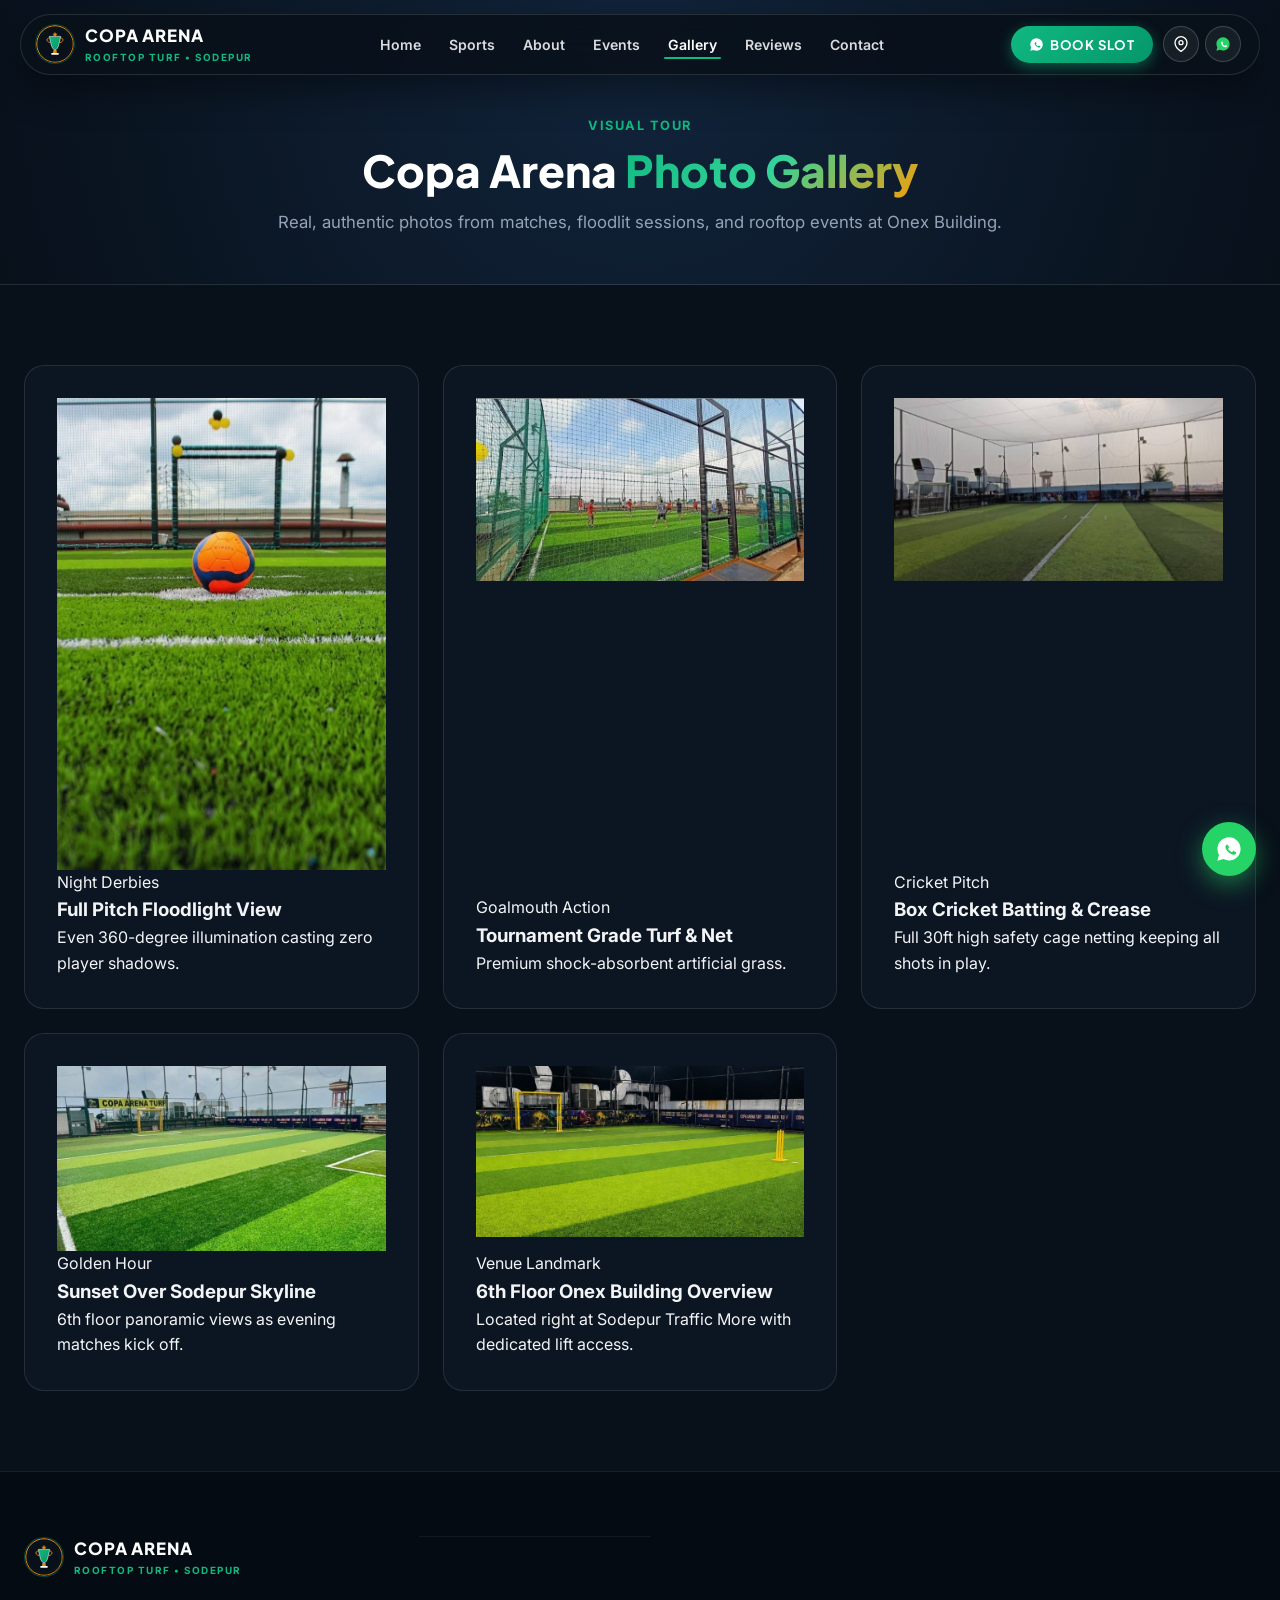
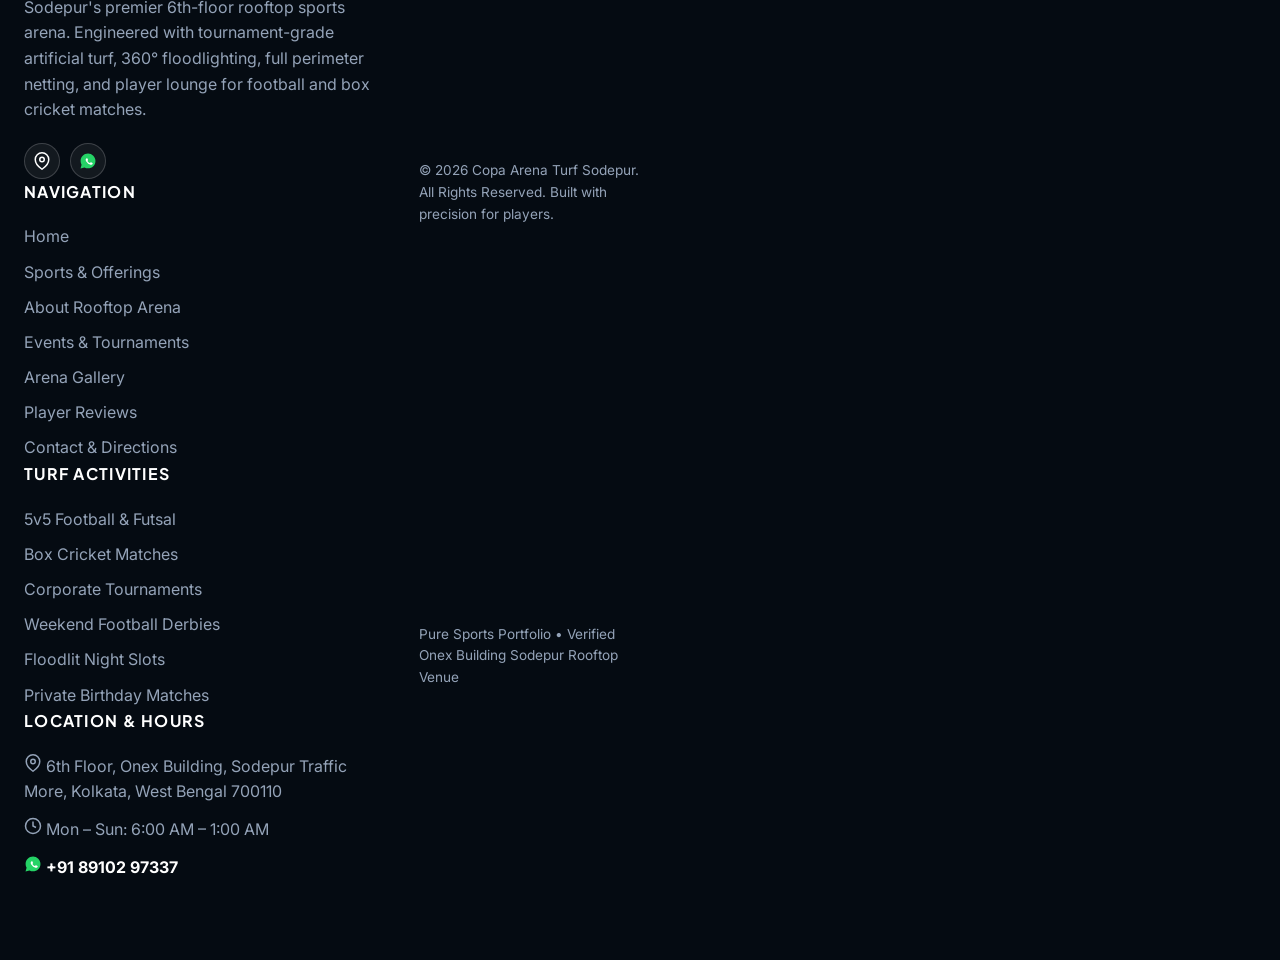
<file: gallery.html>
<!DOCTYPE html>
<html lang="en">
<head>
  
  <meta charset="UTF-8">
  <meta name="viewport" content="width=device-width, initial-scale=1.0">
  <title>Arena Gallery | Copa Arena Turf Sodepur</title>
  <meta name="description" content="View genuine rooftop match photos, floodlight games, and venue shots of Copa Arena Turf on 6th Floor Onex Building, Sodepur.">
  <link rel="icon" type="image/svg+xml" href="assets/images/favicon.svg">
  <link rel="icon" type="image/png" sizes="32x32" href="assets/images/favicon-32x32.png">
  <link rel="apple-touch-icon" href="assets/images/apple-touch-icon.png">
  <link rel="preconnect" href="https://fonts.googleapis.com">
  <link rel="preconnect" href="https://fonts.gstatic.com" crossorigin>
  <link href="https://fonts.googleapis.com/css2?family=Inter:wght@400;500;600;700&family=Plus+Jakarta+Sans:wght@600;700;800&display=swap" rel="stylesheet">
  <link rel="stylesheet" href="assets/css/style.css">
</head>
<body>
  
  <!-- TheDivine Floating Pill Navbar -->
  <header class="site-header">
    <div class="header-inner">
      <a href="index.html" class="brand-wrapper">
        <div class="brand-logo-badge">
          <img src="assets/images/logo.svg" alt="Copa Arena Turf Logo" width="40" height="40">
        </div>
        <div class="brand-info">
          <span class="brand-title">COPA ARENA</span>
          <span class="brand-sub">Rooftop Turf • Sodepur</span>
        </div>
      </a>

      <nav>
        <ul class="nav-links">
          <li><a href="index.html" class="">Home</a></li>
        <li><a href="sports.html" class="">Sports</a></li>
        <li><a href="about.html" class="">About</a></li>
        <li><a href="events.html" class="">Events</a></li>
        <li><a href="gallery.html" class="active">Gallery</a></li>
        <li><a href="reviews.html" class="">Reviews</a></li>
        <li><a href="contact.html" class="">Contact</a></li>
        </ul>
      </nav>

      <div class="header-actions">
        <a href="https://wa.me/918910297337?text=Hello%20Copa%20Arena%20Turf%2C%20I%20would%20like%20to%20inquire%20about%20booking%20a%20slot." target="_blank" rel="noopener noreferrer" class="btn-cta-pill">
          <svg width="15" height="15" viewBox="0 0 24 24" fill="none">
            <path fill="#FFFFFF" d="M12.04 2c-5.46 0-9.91 4.45-9.91 9.91 0 1.75.46 3.45 1.32 4.95L2.05 22l5.25-1.38c1.45.79 3.08 1.21 4.74 1.21 5.46 0 9.91-4.45 9.91-9.91 0-2.65-1.03-5.14-2.9-7.01A9.816 9.816 0 0 0 12.04 2z"/>
            <path fill="#10b981" d="M17.52 14.33c-.22-.11-1.3-.64-1.5-.71-.2-.07-.35-.11-.5.11-.15.22-.58.71-.71.86-.13.15-.26.17-.48.06-.22-.11-.93-.34-1.77-1.09-.65-.58-1.09-1.3-1.22-1.52-.13-.22-.01-.34.1-.45.1-.1.22-.26.33-.39.11-.13.15-.22.22-.37.07-.15.04-.28-.02-.39s-.5-1.21-.69-1.66c-.18-.43-.37-.37-.5-.38l-.43-.01c-.15 0-.39.06-.6.28-.21.22-.8.78-.8 1.9s.82 2.2 1 2.37c.18.17 1.61 2.46 3.9 3.45.54.23.97.37 1.3.48.55.17 1.05.15 1.45.09.44-.07 1.3-.53 1.48-1.05.18-.51.18-.95.13-1.05-.05-.1-.19-.16-.41-.27z"/>
          </svg>
          Book Slot
        </a>

        <div class="social-circle-icons">
          <a href="https://maps.app.goo.gl/9R41kRms9N8tL4i48" target="_blank" rel="noopener noreferrer" class="social-btn" aria-label="Google Maps Location">
            <svg width="16" height="16" viewBox="0 0 24 24" fill="none" stroke="currentColor" stroke-width="2"><path d="M21 10c0 7-9 13-9 13s-9-6-9-13a9 9 0 0 1 18 0z"></path><circle cx="12" cy="10" r="3"></circle></svg>
          </a>
          <a href="https://wa.me/918910297337" target="_blank" rel="noopener noreferrer" class="social-btn" aria-label="Official WhatsApp">
            <svg width="16" height="16" viewBox="0 0 24 24">
              <path fill="#25D366" d="M12.04 2c-5.46 0-9.91 4.45-9.91 9.91 0 1.75.46 3.45 1.32 4.95L2.05 22l5.25-1.38c1.45.79 3.08 1.21 4.74 1.21 5.46 0 9.91-4.45 9.91-9.91 0-2.65-1.03-5.14-2.9-7.01A9.816 9.816 0 0 0 12.04 2z"/>
              <path fill="#FFFFFF" d="M17.52 14.33c-.22-.11-1.3-.64-1.5-.71-.2-.07-.35-.11-.5.11-.15.22-.58.71-.71.86-.13.15-.26.17-.48.06-.22-.11-.93-.34-1.77-1.09-.65-.58-1.09-1.3-1.22-1.52-.13-.22-.01-.34.1-.45.1-.1.22-.26.33-.39.11-.13.15-.22.22-.37.07-.15.04-.28-.02-.39s-.5-1.21-.69-1.66c-.18-.43-.37-.37-.5-.38l-.43-.01c-.15 0-.39.06-.6.28-.21.22-.8.78-.8 1.9s.82 2.2 1 2.37c.18.17 1.61 2.46 3.9 3.45.54.23.97.37 1.3.48.55.17 1.05.15 1.45.09.44-.07 1.3-.53 1.48-1.05.18-.51.18-.95.13-1.05-.05-.1-.19-.16-.41-.27z"/>
            </svg>
          </a>
        </div>

        <button class="nav-toggle-btn" aria-label="Toggle Navigation Menu" aria-expanded="false">
          <svg width="22" height="22" viewBox="0 0 24 24" fill="none" stroke="currentColor" stroke-width="2"><path d="M4 6h16M4 12h16M4 18h16"/></svg>
        </button>
      </div>
    </div>
  </header>

  <!-- Mobile Full Viewport Navigation Drawer -->
  <div class="mobile-nav-drawer">
    <a href="index.html" class="mobile-nav-link ">Home</a>
      <a href="sports.html" class="mobile-nav-link ">Sports</a>
      <a href="about.html" class="mobile-nav-link ">About</a>
      <a href="events.html" class="mobile-nav-link ">Events</a>
      <a href="gallery.html" class="mobile-nav-link active">Gallery</a>
      <a href="reviews.html" class="mobile-nav-link ">Reviews</a>
      <a href="contact.html" class="mobile-nav-link ">Contact</a>
    <div style="margin-top: 1.5rem; display: flex; flex-direction: column; gap: 0.75rem; width: 100%;">
      <a href="https://wa.me/918910297337?text=Hello%20Copa%20Arena%20Turf%2C%20I%20would%20like%20to%20book%20a%20match%20slot." class="btn-hero-primary" style="width: 100%;">
        <svg width="20" height="20" viewBox="0 0 24 24">
          <path fill="#FFFFFF" d="M12.04 2c-5.46 0-9.91 4.45-9.91 9.91 0 1.75.46 3.45 1.32 4.95L2.05 22l5.25-1.38c1.45.79 3.08 1.21 4.74 1.21 5.46 0 9.91-4.45 9.91-9.91 0-2.65-1.03-5.14-2.9-7.01A9.816 9.816 0 0 0 12.04 2z"/>
          <path fill="#25D366" d="M17.52 14.33c-.22-.11-1.3-.64-1.5-.71-.2-.07-.35-.11-.5.11-.15.22-.58.71-.71.86-.13.15-.26.17-.48.06-.22-.11-.93-.34-1.77-1.09-.65-.58-1.09-1.3-1.22-1.52-.13-.22-.01-.34.1-.45.1-.1.22-.26.33-.39.11-.13.15-.22.22-.37.07-.15.04-.28-.02-.39s-.5-1.21-.69-1.66c-.18-.43-.37-.37-.5-.38l-.43-.01c-.15 0-.39.06-.6.28-.21.22-.8.78-.8 1.9s.82 2.2 1 2.37c.18.17 1.61 2.46 3.9 3.45.54.23.97.37 1.3.48.55.17 1.05.15 1.45.09.44-.07 1.3-.53 1.48-1.05.18-.51.18-.95.13-1.05-.05-.1-.19-.16-.41-.27z"/>
        </svg>
        Direct WhatsApp Booking
      </a>
      <a href="tel:918910297337" class="btn-hero-secondary" style="width: 100%;">
        <svg width="18" height="18" viewBox="0 0 24 24" fill="none" stroke="currentColor" stroke-width="2"><path d="M22 16.92v3a2 2 0 0 1-2.18 2 19.79 19.79 0 0 1-8.63-3.07 19.5 19.5 0 0 1-6-6 19.79 19.79 0 0 1-3.07-8.67A2 2 0 0 1 4.11 2h3a2 2 0 0 1 2 1.72 12.84 12.84 0 0 0 .7 2.81 2 2 0 0 1-.45 2.11L8.09 9.91a16 16 0 0 0 6 6l1.27-1.27a2 2 0 0 1 2.11-.45 12.84 12.84 0 0 0 2.81.7A2 2 0 0 1 22 16.92z"></path></svg>
        Call Arena Desk
      </a>
    </div>
  </div>

  <div class="page-banner" style="padding: 7rem 1.5rem 3rem; text-align: center; background: radial-gradient(circle at 50% 20%, #11243b 0%, #08101a 100%); border-bottom: 1px solid var(--border-glass);">
    <div style="max-width: 900px; margin: 0 auto;">
      <span class="section-tag">Visual Tour</span>
      <h1 class="section-title">Copa Arena <span class="text-gradient">Photo Gallery</span></h1>
      <p class="section-subtitle">Real, authentic photos from matches, floodlit sessions, and rooftop events at Onex Building.</p>
    </div>
  </div>

  <section class="section">
    <div class="bento-grid">
      <div class="bento-card bento-wide">
        <div class="bento-image-wrapper">
          <img src="assets/images/turf_aerial_night.jpg" alt="Aerial view of Copa Arena Turf under floodlights">
        </div>
        <div class="bento-content">
          <span class="card-tag">Night Derbies</span>
          <h3 class="bento-title">Full Pitch Floodlight View</h3>
          <p class="bento-desc">Even 360-degree illumination casting zero player shadows.</p>
        </div>
      </div>

      <div class="bento-card">
        <div class="bento-image-wrapper">
          <img src="assets/images/goalpost_field.jpg" alt="Goalpost and synthetic turf close up">
        </div>
        <div class="bento-content">
          <span class="card-tag">Goalmouth Action</span>
          <h3 class="bento-title">Tournament Grade Turf & Net</h3>
          <p class="bento-desc">Premium shock-absorbent artificial grass.</p>
        </div>
      </div>

      <div class="bento-card">
        <div class="bento-image-wrapper">
          <img src="assets/images/box_cricket_view.jpg" alt="Box Cricket pitch view">
        </div>
        <div class="bento-content">
          <span class="card-tag">Cricket Pitch</span>
          <h3 class="bento-title">Box Cricket Batting & Crease</h3>
          <p class="bento-desc">Full 30ft high safety cage netting keeping all shots in play.</p>
        </div>
      </div>

      <div class="bento-card">
        <div class="bento-image-wrapper">
          <img src="assets/images/rooftop_evening.jpg" alt="Rooftop evening sunset over Sodepur">
        </div>
        <div class="bento-content">
          <span class="card-tag">Golden Hour</span>
          <h3 class="bento-title">Sunset Over Sodepur Skyline</h3>
          <p class="bento-desc">6th floor panoramic views as evening matches kick off.</p>
        </div>
      </div>

      <div class="bento-card bento-wide">
        <div class="bento-image-wrapper">
          <img src="assets/images/venue_cover.jpg" alt="Onex Building rooftop arena overview">
        </div>
        <div class="bento-content">
          <span class="card-tag">Venue Landmark</span>
          <h3 class="bento-title">6th Floor Onex Building Overview</h3>
          <p class="bento-desc">Located right at Sodepur Traffic More with dedicated lift access.</p>
        </div>
      </div>
    </div>
  </section>

  
  <!-- Footer Section -->
  <footer class="site-footer">
    <div class="footer-inner">
      <div class="footer-grid">
        <div class="footer-col">
          <div class="brand-wrapper" style="margin-bottom: 1rem;">
            <div class="brand-logo-badge">
              <img src="assets/images/logo.svg" alt="Copa Arena Logo" width="40" height="40">
            </div>
            <div class="brand-info">
              <span class="brand-title">COPA ARENA</span>
              <span class="brand-sub">Rooftop Turf • Sodepur</span>
            </div>
          </div>
          <p class="footer-desc">
            Sodepur's premier 6th-floor rooftop sports arena. Engineered with tournament-grade artificial turf, 360° floodlighting, full perimeter netting, and player lounge for football and box cricket matches.
          </p>
          <div class="footer-socials" style="display: flex; gap: 10px; margin-top: 1.25rem;">
            <a href="https://maps.app.goo.gl/9R41kRms9N8tL4i48" target="_blank" rel="noopener noreferrer" class="social-btn" aria-label="Google Maps">
              <svg width="18" height="18" viewBox="0 0 24 24" fill="none" stroke="currentColor" stroke-width="2"><path d="M21 10c0 7-9 13-9 13s-9-6-9-13a9 9 0 0 1 18 0z"></path><circle cx="12" cy="10" r="3"></circle></svg>
            </a>
            <a href="https://wa.me/918910297337" target="_blank" rel="noopener noreferrer" class="social-btn" aria-label="Official WhatsApp">
              <svg width="18" height="18" viewBox="0 0 24 24">
                <path fill="#25D366" d="M12.04 2c-5.46 0-9.91 4.45-9.91 9.91 0 1.75.46 3.45 1.32 4.95L2.05 22l5.25-1.38c1.45.79 3.08 1.21 4.74 1.21 5.46 0 9.91-4.45 9.91-9.91 0-2.65-1.03-5.14-2.9-7.01A9.816 9.816 0 0 0 12.04 2z"/>
                <path fill="#FFFFFF" d="M17.52 14.33c-.22-.11-1.3-.64-1.5-.71-.2-.07-.35-.11-.5.11-.15.22-.58.71-.71.86-.13.15-.26.17-.48.06-.22-.11-.93-.34-1.77-1.09-.65-.58-1.09-1.3-1.22-1.52-.13-.22-.01-.34.1-.45.1-.1.22-.26.33-.39.11-.13.15-.22.22-.37.07-.15.04-.28-.02-.39s-.5-1.21-.69-1.66c-.18-.43-.37-.37-.5-.38l-.43-.01c-.15 0-.39.06-.6.28-.21.22-.8.78-.8 1.9s.82 2.2 1 2.37c.18.17 1.61 2.46 3.9 3.45.54.23.97.37 1.3.48.55.17 1.05.15 1.45.09.44-.07 1.3-.53 1.48-1.05.18-.51.18-.95.13-1.05-.05-.1-.19-.16-.41-.27z"/>
              </svg>
            </a>
          </div>
        </div>

        <div class="footer-col">
          <h4 class="footer-col-title">Navigation</h4>
          <ul class="footer-nav-list">
            <li><a href="index.html">Home</a></li>
            <li><a href="sports.html">Sports & Offerings</a></li>
            <li><a href="about.html">About Rooftop Arena</a></li>
            <li><a href="events.html">Events & Tournaments</a></li>
            <li><a href="gallery.html">Arena Gallery</a></li>
            <li><a href="reviews.html">Player Reviews</a></li>
            <li><a href="contact.html">Contact & Directions</a></li>
          </ul>
        </div>

        <div class="footer-col">
          <h4 class="footer-col-title">Turf Activities</h4>
          <ul class="footer-nav-list">
            <li><a href="sports.html">5v5 Football & Futsal</a></li>
            <li><a href="sports.html">Box Cricket Matches</a></li>
            <li><a href="events.html">Corporate Tournaments</a></li>
            <li><a href="events.html">Weekend Football Derbies</a></li>
            <li><a href="about.html">Floodlit Night Slots</a></li>
            <li><a href="contact.html">Private Birthday Matches</a></li>
          </ul>
        </div>

        <div class="footer-col">
          <h4 class="footer-col-title">Location & Hours</h4>
          <p class="footer-contact-item">
            <svg width="18" height="18" viewBox="0 0 24 24" fill="none" stroke="currentColor" stroke-width="2"><path d="M21 10c0 7-9 13-9 13s-9-6-9-13a9 9 0 0 1 18 0z"></path><circle cx="12" cy="10" r="3"></circle></svg>
            <span>6th Floor, Onex Building, Sodepur Traffic More, Kolkata, West Bengal 700110</span>
          </p>
          <p class="footer-contact-item" style="margin-top: 0.75rem;">
            <svg width="18" height="18" viewBox="0 0 24 24" fill="none" stroke="currentColor" stroke-width="2"><circle cx="12" cy="12" r="10"></circle><polyline points="12 6 12 12 16 14"></polyline></svg>
            <span>Mon – Sun: 6:00 AM – 1:00 AM</span>
          </p>
          <p class="footer-contact-item" style="margin-top: 0.75rem;">
            <!-- Official WhatsApp SVG with phone number -->
            <svg width="18" height="18" viewBox="0 0 24 24">
              <path fill="#25D366" d="M12.04 2c-5.46 0-9.91 4.45-9.91 9.91 0 1.75.46 3.45 1.32 4.95L2.05 22l5.25-1.38c1.45.79 3.08 1.21 4.74 1.21 5.46 0 9.91-4.45 9.91-9.91 0-2.65-1.03-5.14-2.9-7.01A9.816 9.816 0 0 0 12.04 2z"/>
              <path fill="#FFFFFF" d="M17.52 14.33c-.22-.11-1.3-.64-1.5-.71-.2-.07-.35-.11-.5.11-.15.22-.58.71-.71.86-.13.15-.26.17-.48.06-.22-.11-.93-.34-1.77-1.09-.65-.58-1.09-1.3-1.22-1.52-.13-.22-.01-.34.1-.45.1-.1.22-.26.33-.39.11-.13.15-.22.22-.37.07-.15.04-.28-.02-.39s-.5-1.21-.69-1.66c-.18-.43-.37-.37-.5-.38l-.43-.01c-.15 0-.39.06-.6.28-.21.22-.8.78-.8 1.9s.82 2.2 1 2.37c.18.17 1.61 2.46 3.9 3.45.54.23.97.37 1.3.48.55.17 1.05.15 1.45.09.44-.07 1.3-.53 1.48-1.05.18-.51.18-.95.13-1.05-.05-.1-.19-.16-.41-.27z"/>
            </svg>
            <a href="https://wa.me/918910297337" target="_blank" rel="noopener noreferrer" style="color: #ffffff; font-weight: 700;">+91 89102 97337</a>
          </p>
        </div>
      </div>

      <div class="footer-bottom">
        <p>&copy; 2026 Copa Arena Turf Sodepur. All Rights Reserved. Built with precision for players.</p>
        <p>Pure Sports Portfolio • Verified Onex Building Sodepur Rooftop Venue</p>
      </div>
    </div>
  </footer>

  <!-- Floating WhatsApp CTA Pill -->
  <a href="https://wa.me/918910297337?text=Hello%20Copa%20Arena%20Turf%2C%20I%20want%20to%20check%20available%20slots." target="_blank" rel="noopener noreferrer" class="floating-wa-btn" aria-label="Book on WhatsApp">
    <svg width="28" height="28" viewBox="0 0 24 24">
      <path fill="#FFFFFF" d="M12.04 2c-5.46 0-9.91 4.45-9.91 9.91 0 1.75.46 3.45 1.32 4.95L2.05 22l5.25-1.38c1.45.79 3.08 1.21 4.74 1.21 5.46 0 9.91-4.45 9.91-9.91 0-2.65-1.03-5.14-2.9-7.01A9.816 9.816 0 0 0 12.04 2z"/>
      <path fill="#25D366" d="M17.52 14.33c-.22-.11-1.3-.64-1.5-.71-.2-.07-.35-.11-.5.11-.15.22-.58.71-.71.86-.13.15-.26.17-.48.06-.22-.11-.93-.34-1.77-1.09-.65-.58-1.09-1.3-1.22-1.52-.13-.22-.01-.34.1-.45.1-.1.22-.26.33-.39.11-.13.15-.22.22-.37.07-.15.04-.28-.02-.39s-.5-1.21-.69-1.66c-.18-.43-.37-.37-.5-.38l-.43-.01c-.15 0-.39.06-.6.28-.21.22-.8.78-.8 1.9s.82 2.2 1 2.37c.18.17 1.61 2.46 3.9 3.45.54.23.97.37 1.3.48.55.17 1.05.15 1.45.09.44-.07 1.3-.53 1.48-1.05.18-.51.18-.95.13-1.05-.05-.1-.19-.16-.41-.27z"/>
    </svg>
  </a>
  <script src="assets/js/main.js"></script>
</body>
</html>
</file>
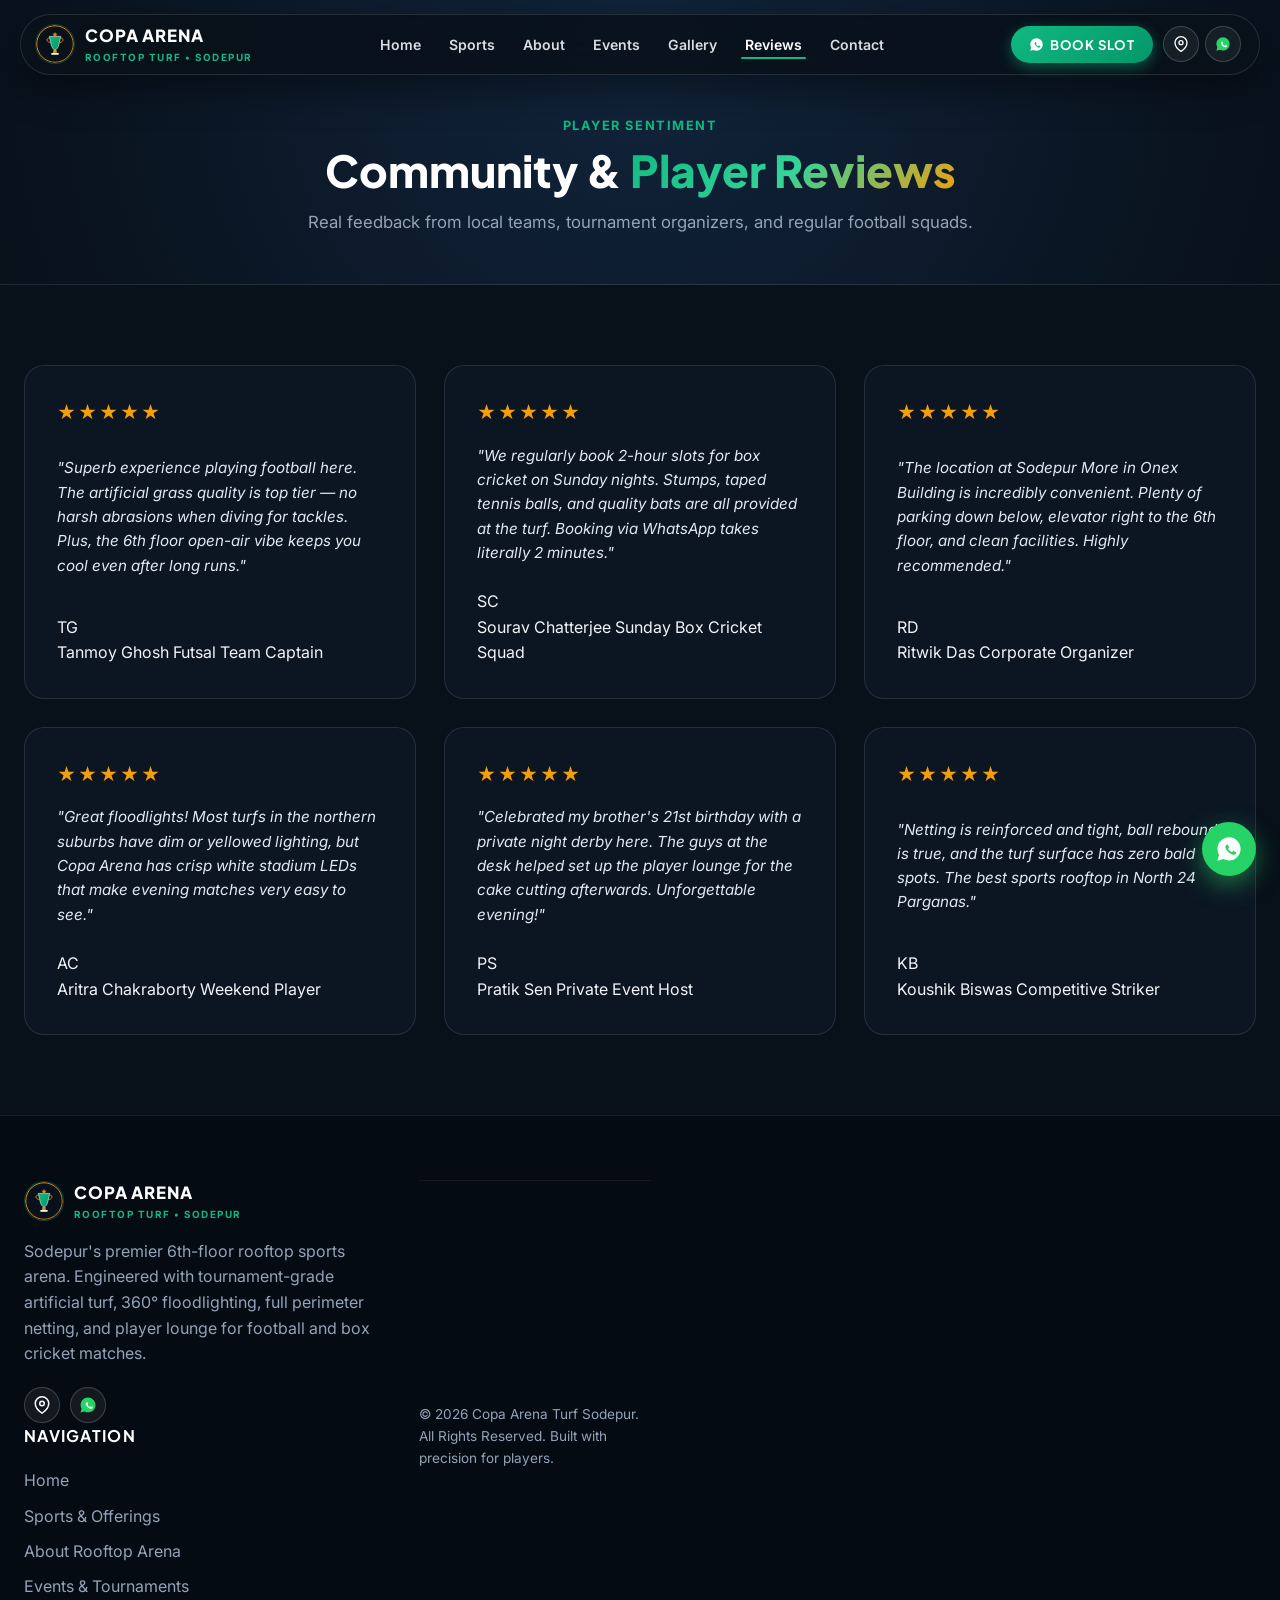
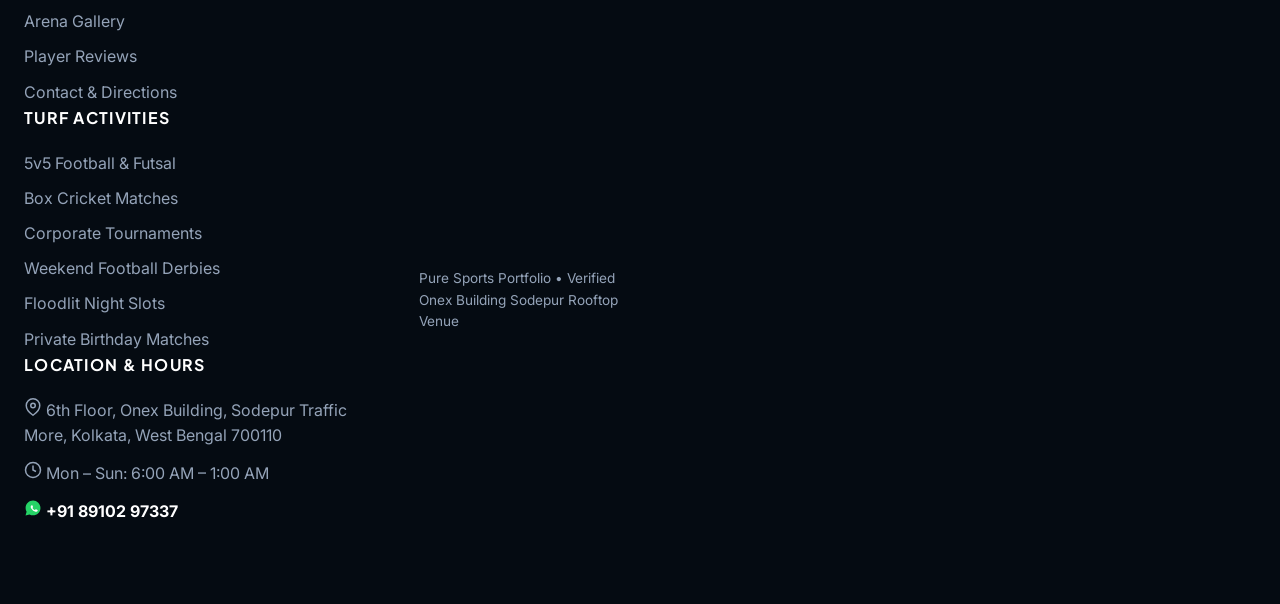
<file: reviews.html>
<!DOCTYPE html>
<html lang="en">
<head>
  
  <meta charset="UTF-8">
  <meta name="viewport" content="width=device-width, initial-scale=1.0">
  <title>Player Reviews & Testimonials | Copa Arena Turf Sodepur</title>
  <meta name="description" content="Read authentic ratings from footballers, cricket captains, and tournament organizers at Copa Arena Turf Sodepur.">
  <link rel="icon" type="image/svg+xml" href="assets/images/favicon.svg">
  <link rel="icon" type="image/png" sizes="32x32" href="assets/images/favicon-32x32.png">
  <link rel="apple-touch-icon" href="assets/images/apple-touch-icon.png">
  <link rel="preconnect" href="https://fonts.googleapis.com">
  <link rel="preconnect" href="https://fonts.gstatic.com" crossorigin>
  <link href="https://fonts.googleapis.com/css2?family=Inter:wght@400;500;600;700&family=Plus+Jakarta+Sans:wght@600;700;800&display=swap" rel="stylesheet">
  <link rel="stylesheet" href="assets/css/style.css">
</head>
<body>
  
  <!-- TheDivine Floating Pill Navbar -->
  <header class="site-header">
    <div class="header-inner">
      <a href="index.html" class="brand-wrapper">
        <div class="brand-logo-badge">
          <img src="assets/images/logo.svg" alt="Copa Arena Turf Logo" width="40" height="40">
        </div>
        <div class="brand-info">
          <span class="brand-title">COPA ARENA</span>
          <span class="brand-sub">Rooftop Turf • Sodepur</span>
        </div>
      </a>

      <nav>
        <ul class="nav-links">
          <li><a href="index.html" class="">Home</a></li>
        <li><a href="sports.html" class="">Sports</a></li>
        <li><a href="about.html" class="">About</a></li>
        <li><a href="events.html" class="">Events</a></li>
        <li><a href="gallery.html" class="">Gallery</a></li>
        <li><a href="reviews.html" class="active">Reviews</a></li>
        <li><a href="contact.html" class="">Contact</a></li>
        </ul>
      </nav>

      <div class="header-actions">
        <a href="https://wa.me/918910297337?text=Hello%20Copa%20Arena%20Turf%2C%20I%20would%20like%20to%20inquire%20about%20booking%20a%20slot." target="_blank" rel="noopener noreferrer" class="btn-cta-pill">
          <svg width="15" height="15" viewBox="0 0 24 24" fill="none">
            <path fill="#FFFFFF" d="M12.04 2c-5.46 0-9.91 4.45-9.91 9.91 0 1.75.46 3.45 1.32 4.95L2.05 22l5.25-1.38c1.45.79 3.08 1.21 4.74 1.21 5.46 0 9.91-4.45 9.91-9.91 0-2.65-1.03-5.14-2.9-7.01A9.816 9.816 0 0 0 12.04 2z"/>
            <path fill="#10b981" d="M17.52 14.33c-.22-.11-1.3-.64-1.5-.71-.2-.07-.35-.11-.5.11-.15.22-.58.71-.71.86-.13.15-.26.17-.48.06-.22-.11-.93-.34-1.77-1.09-.65-.58-1.09-1.3-1.22-1.52-.13-.22-.01-.34.1-.45.1-.1.22-.26.33-.39.11-.13.15-.22.22-.37.07-.15.04-.28-.02-.39s-.5-1.21-.69-1.66c-.18-.43-.37-.37-.5-.38l-.43-.01c-.15 0-.39.06-.6.28-.21.22-.8.78-.8 1.9s.82 2.2 1 2.37c.18.17 1.61 2.46 3.9 3.45.54.23.97.37 1.3.48.55.17 1.05.15 1.45.09.44-.07 1.3-.53 1.48-1.05.18-.51.18-.95.13-1.05-.05-.1-.19-.16-.41-.27z"/>
          </svg>
          Book Slot
        </a>

        <div class="social-circle-icons">
          <a href="https://maps.app.goo.gl/9R41kRms9N8tL4i48" target="_blank" rel="noopener noreferrer" class="social-btn" aria-label="Google Maps Location">
            <svg width="16" height="16" viewBox="0 0 24 24" fill="none" stroke="currentColor" stroke-width="2"><path d="M21 10c0 7-9 13-9 13s-9-6-9-13a9 9 0 0 1 18 0z"></path><circle cx="12" cy="10" r="3"></circle></svg>
          </a>
          <a href="https://wa.me/918910297337" target="_blank" rel="noopener noreferrer" class="social-btn" aria-label="Official WhatsApp">
            <svg width="16" height="16" viewBox="0 0 24 24">
              <path fill="#25D366" d="M12.04 2c-5.46 0-9.91 4.45-9.91 9.91 0 1.75.46 3.45 1.32 4.95L2.05 22l5.25-1.38c1.45.79 3.08 1.21 4.74 1.21 5.46 0 9.91-4.45 9.91-9.91 0-2.65-1.03-5.14-2.9-7.01A9.816 9.816 0 0 0 12.04 2z"/>
              <path fill="#FFFFFF" d="M17.52 14.33c-.22-.11-1.3-.64-1.5-.71-.2-.07-.35-.11-.5.11-.15.22-.58.71-.71.86-.13.15-.26.17-.48.06-.22-.11-.93-.34-1.77-1.09-.65-.58-1.09-1.3-1.22-1.52-.13-.22-.01-.34.1-.45.1-.1.22-.26.33-.39.11-.13.15-.22.22-.37.07-.15.04-.28-.02-.39s-.5-1.21-.69-1.66c-.18-.43-.37-.37-.5-.38l-.43-.01c-.15 0-.39.06-.6.28-.21.22-.8.78-.8 1.9s.82 2.2 1 2.37c.18.17 1.61 2.46 3.9 3.45.54.23.97.37 1.3.48.55.17 1.05.15 1.45.09.44-.07 1.3-.53 1.48-1.05.18-.51.18-.95.13-1.05-.05-.1-.19-.16-.41-.27z"/>
            </svg>
          </a>
        </div>

        <button class="nav-toggle-btn" aria-label="Toggle Navigation Menu" aria-expanded="false">
          <svg width="22" height="22" viewBox="0 0 24 24" fill="none" stroke="currentColor" stroke-width="2"><path d="M4 6h16M4 12h16M4 18h16"/></svg>
        </button>
      </div>
    </div>
  </header>

  <!-- Mobile Full Viewport Navigation Drawer -->
  <div class="mobile-nav-drawer">
    <a href="index.html" class="mobile-nav-link ">Home</a>
      <a href="sports.html" class="mobile-nav-link ">Sports</a>
      <a href="about.html" class="mobile-nav-link ">About</a>
      <a href="events.html" class="mobile-nav-link ">Events</a>
      <a href="gallery.html" class="mobile-nav-link ">Gallery</a>
      <a href="reviews.html" class="mobile-nav-link active">Reviews</a>
      <a href="contact.html" class="mobile-nav-link ">Contact</a>
    <div style="margin-top: 1.5rem; display: flex; flex-direction: column; gap: 0.75rem; width: 100%;">
      <a href="https://wa.me/918910297337?text=Hello%20Copa%20Arena%20Turf%2C%20I%20would%20like%20to%20book%20a%20match%20slot." class="btn-hero-primary" style="width: 100%;">
        <svg width="20" height="20" viewBox="0 0 24 24">
          <path fill="#FFFFFF" d="M12.04 2c-5.46 0-9.91 4.45-9.91 9.91 0 1.75.46 3.45 1.32 4.95L2.05 22l5.25-1.38c1.45.79 3.08 1.21 4.74 1.21 5.46 0 9.91-4.45 9.91-9.91 0-2.65-1.03-5.14-2.9-7.01A9.816 9.816 0 0 0 12.04 2z"/>
          <path fill="#25D366" d="M17.52 14.33c-.22-.11-1.3-.64-1.5-.71-.2-.07-.35-.11-.5.11-.15.22-.58.71-.71.86-.13.15-.26.17-.48.06-.22-.11-.93-.34-1.77-1.09-.65-.58-1.09-1.3-1.22-1.52-.13-.22-.01-.34.1-.45.1-.1.22-.26.33-.39.11-.13.15-.22.22-.37.07-.15.04-.28-.02-.39s-.5-1.21-.69-1.66c-.18-.43-.37-.37-.5-.38l-.43-.01c-.15 0-.39.06-.6.28-.21.22-.8.78-.8 1.9s.82 2.2 1 2.37c.18.17 1.61 2.46 3.9 3.45.54.23.97.37 1.3.48.55.17 1.05.15 1.45.09.44-.07 1.3-.53 1.48-1.05.18-.51.18-.95.13-1.05-.05-.1-.19-.16-.41-.27z"/>
        </svg>
        Direct WhatsApp Booking
      </a>
      <a href="tel:918910297337" class="btn-hero-secondary" style="width: 100%;">
        <svg width="18" height="18" viewBox="0 0 24 24" fill="none" stroke="currentColor" stroke-width="2"><path d="M22 16.92v3a2 2 0 0 1-2.18 2 19.79 19.79 0 0 1-8.63-3.07 19.5 19.5 0 0 1-6-6 19.79 19.79 0 0 1-3.07-8.67A2 2 0 0 1 4.11 2h3a2 2 0 0 1 2 1.72 12.84 12.84 0 0 0 .7 2.81 2 2 0 0 1-.45 2.11L8.09 9.91a16 16 0 0 0 6 6l1.27-1.27a2 2 0 0 1 2.11-.45 12.84 12.84 0 0 0 2.81.7A2 2 0 0 1 22 16.92z"></path></svg>
        Call Arena Desk
      </a>
    </div>
  </div>

  <div class="page-banner" style="padding: 7rem 1.5rem 3rem; text-align: center; background: radial-gradient(circle at 50% 20%, #11243b 0%, #08101a 100%); border-bottom: 1px solid var(--border-glass);">
    <div style="max-width: 900px; margin: 0 auto;">
      <span class="section-tag">Player Sentiment</span>
      <h1 class="section-title">Community & <span class="text-gradient">Player Reviews</span></h1>
      <p class="section-subtitle">Real feedback from local teams, tournament organizers, and regular football squads.</p>
    </div>
  </div>

  <section class="section">
    <div class="reviews-grid">
      <div class="review-card">
        <div class="review-stars">★★★★★</div>
        <p class="review-text">"Superb experience playing football here. The artificial grass quality is top tier — no harsh abrasions when diving for tackles. Plus, the 6th floor open-air vibe keeps you cool even after long runs."</p>
        <div class="review-author">
          <div class="author-avatar">TG</div>
          <div class="author-info">
            <span class="author-name">Tanmoy Ghosh</span>
            <span class="author-role">Futsal Team Captain</span>
          </div>
        </div>
      </div>

      <div class="review-card">
        <div class="review-stars">★★★★★</div>
        <p class="review-text">"We regularly book 2-hour slots for box cricket on Sunday nights. Stumps, taped tennis balls, and quality bats are all provided at the turf. Booking via WhatsApp takes literally 2 minutes."</p>
        <div class="review-author">
          <div class="author-avatar">SC</div>
          <div class="author-info">
            <span class="author-name">Sourav Chatterjee</span>
            <span class="author-role">Sunday Box Cricket Squad</span>
          </div>
        </div>
      </div>

      <div class="review-card">
        <div class="review-stars">★★★★★</div>
        <p class="review-text">"The location at Sodepur More in Onex Building is incredibly convenient. Plenty of parking down below, elevator right to the 6th floor, and clean facilities. Highly recommended."</p>
        <div class="review-author">
          <div class="author-avatar">RD</div>
          <div class="author-info">
            <span class="author-name">Ritwik Das</span>
            <span class="author-role">Corporate Organizer</span>
          </div>
        </div>
      </div>

      <div class="review-card">
        <div class="review-stars">★★★★★</div>
        <p class="review-text">"Great floodlights! Most turfs in the northern suburbs have dim or yellowed lighting, but Copa Arena has crisp white stadium LEDs that make evening matches very easy to see."</p>
        <div class="review-author">
          <div class="author-avatar">AC</div>
          <div class="author-info">
            <span class="author-name">Aritra Chakraborty</span>
            <span class="author-role">Weekend Player</span>
          </div>
        </div>
      </div>

      <div class="review-card">
        <div class="review-stars">★★★★★</div>
        <p class="review-text">"Celebrated my brother's 21st birthday with a private night derby here. The guys at the desk helped set up the player lounge for the cake cutting afterwards. Unforgettable evening!"</p>
        <div class="review-author">
          <div class="author-avatar">PS</div>
          <div class="author-info">
            <span class="author-name">Pratik Sen</span>
            <span class="author-role">Private Event Host</span>
          </div>
        </div>
      </div>

      <div class="review-card">
        <div class="review-stars">★★★★★</div>
        <p class="review-text">"Netting is reinforced and tight, ball rebound is true, and the turf surface has zero bald spots. The best sports rooftop in North 24 Parganas."</p>
        <div class="review-author">
          <div class="author-avatar">KB</div>
          <div class="author-info">
            <span class="author-name">Koushik Biswas</span>
            <span class="author-role">Competitive Striker</span>
          </div>
        </div>
      </div>
    </div>
  </section>

  
  <!-- Footer Section -->
  <footer class="site-footer">
    <div class="footer-inner">
      <div class="footer-grid">
        <div class="footer-col">
          <div class="brand-wrapper" style="margin-bottom: 1rem;">
            <div class="brand-logo-badge">
              <img src="assets/images/logo.svg" alt="Copa Arena Logo" width="40" height="40">
            </div>
            <div class="brand-info">
              <span class="brand-title">COPA ARENA</span>
              <span class="brand-sub">Rooftop Turf • Sodepur</span>
            </div>
          </div>
          <p class="footer-desc">
            Sodepur's premier 6th-floor rooftop sports arena. Engineered with tournament-grade artificial turf, 360° floodlighting, full perimeter netting, and player lounge for football and box cricket matches.
          </p>
          <div class="footer-socials" style="display: flex; gap: 10px; margin-top: 1.25rem;">
            <a href="https://maps.app.goo.gl/9R41kRms9N8tL4i48" target="_blank" rel="noopener noreferrer" class="social-btn" aria-label="Google Maps">
              <svg width="18" height="18" viewBox="0 0 24 24" fill="none" stroke="currentColor" stroke-width="2"><path d="M21 10c0 7-9 13-9 13s-9-6-9-13a9 9 0 0 1 18 0z"></path><circle cx="12" cy="10" r="3"></circle></svg>
            </a>
            <a href="https://wa.me/918910297337" target="_blank" rel="noopener noreferrer" class="social-btn" aria-label="Official WhatsApp">
              <svg width="18" height="18" viewBox="0 0 24 24">
                <path fill="#25D366" d="M12.04 2c-5.46 0-9.91 4.45-9.91 9.91 0 1.75.46 3.45 1.32 4.95L2.05 22l5.25-1.38c1.45.79 3.08 1.21 4.74 1.21 5.46 0 9.91-4.45 9.91-9.91 0-2.65-1.03-5.14-2.9-7.01A9.816 9.816 0 0 0 12.04 2z"/>
                <path fill="#FFFFFF" d="M17.52 14.33c-.22-.11-1.3-.64-1.5-.71-.2-.07-.35-.11-.5.11-.15.22-.58.71-.71.86-.13.15-.26.17-.48.06-.22-.11-.93-.34-1.77-1.09-.65-.58-1.09-1.3-1.22-1.52-.13-.22-.01-.34.1-.45.1-.1.22-.26.33-.39.11-.13.15-.22.22-.37.07-.15.04-.28-.02-.39s-.5-1.21-.69-1.66c-.18-.43-.37-.37-.5-.38l-.43-.01c-.15 0-.39.06-.6.28-.21.22-.8.78-.8 1.9s.82 2.2 1 2.37c.18.17 1.61 2.46 3.9 3.45.54.23.97.37 1.3.48.55.17 1.05.15 1.45.09.44-.07 1.3-.53 1.48-1.05.18-.51.18-.95.13-1.05-.05-.1-.19-.16-.41-.27z"/>
              </svg>
            </a>
          </div>
        </div>

        <div class="footer-col">
          <h4 class="footer-col-title">Navigation</h4>
          <ul class="footer-nav-list">
            <li><a href="index.html">Home</a></li>
            <li><a href="sports.html">Sports & Offerings</a></li>
            <li><a href="about.html">About Rooftop Arena</a></li>
            <li><a href="events.html">Events & Tournaments</a></li>
            <li><a href="gallery.html">Arena Gallery</a></li>
            <li><a href="reviews.html">Player Reviews</a></li>
            <li><a href="contact.html">Contact & Directions</a></li>
          </ul>
        </div>

        <div class="footer-col">
          <h4 class="footer-col-title">Turf Activities</h4>
          <ul class="footer-nav-list">
            <li><a href="sports.html">5v5 Football & Futsal</a></li>
            <li><a href="sports.html">Box Cricket Matches</a></li>
            <li><a href="events.html">Corporate Tournaments</a></li>
            <li><a href="events.html">Weekend Football Derbies</a></li>
            <li><a href="about.html">Floodlit Night Slots</a></li>
            <li><a href="contact.html">Private Birthday Matches</a></li>
          </ul>
        </div>

        <div class="footer-col">
          <h4 class="footer-col-title">Location & Hours</h4>
          <p class="footer-contact-item">
            <svg width="18" height="18" viewBox="0 0 24 24" fill="none" stroke="currentColor" stroke-width="2"><path d="M21 10c0 7-9 13-9 13s-9-6-9-13a9 9 0 0 1 18 0z"></path><circle cx="12" cy="10" r="3"></circle></svg>
            <span>6th Floor, Onex Building, Sodepur Traffic More, Kolkata, West Bengal 700110</span>
          </p>
          <p class="footer-contact-item" style="margin-top: 0.75rem;">
            <svg width="18" height="18" viewBox="0 0 24 24" fill="none" stroke="currentColor" stroke-width="2"><circle cx="12" cy="12" r="10"></circle><polyline points="12 6 12 12 16 14"></polyline></svg>
            <span>Mon – Sun: 6:00 AM – 1:00 AM</span>
          </p>
          <p class="footer-contact-item" style="margin-top: 0.75rem;">
            <!-- Official WhatsApp SVG with phone number -->
            <svg width="18" height="18" viewBox="0 0 24 24">
              <path fill="#25D366" d="M12.04 2c-5.46 0-9.91 4.45-9.91 9.91 0 1.75.46 3.45 1.32 4.95L2.05 22l5.25-1.38c1.45.79 3.08 1.21 4.74 1.21 5.46 0 9.91-4.45 9.91-9.91 0-2.65-1.03-5.14-2.9-7.01A9.816 9.816 0 0 0 12.04 2z"/>
              <path fill="#FFFFFF" d="M17.52 14.33c-.22-.11-1.3-.64-1.5-.71-.2-.07-.35-.11-.5.11-.15.22-.58.71-.71.86-.13.15-.26.17-.48.06-.22-.11-.93-.34-1.77-1.09-.65-.58-1.09-1.3-1.22-1.52-.13-.22-.01-.34.1-.45.1-.1.22-.26.33-.39.11-.13.15-.22.22-.37.07-.15.04-.28-.02-.39s-.5-1.21-.69-1.66c-.18-.43-.37-.37-.5-.38l-.43-.01c-.15 0-.39.06-.6.28-.21.22-.8.78-.8 1.9s.82 2.2 1 2.37c.18.17 1.61 2.46 3.9 3.45.54.23.97.37 1.3.48.55.17 1.05.15 1.45.09.44-.07 1.3-.53 1.48-1.05.18-.51.18-.95.13-1.05-.05-.1-.19-.16-.41-.27z"/>
            </svg>
            <a href="https://wa.me/918910297337" target="_blank" rel="noopener noreferrer" style="color: #ffffff; font-weight: 700;">+91 89102 97337</a>
          </p>
        </div>
      </div>

      <div class="footer-bottom">
        <p>&copy; 2026 Copa Arena Turf Sodepur. All Rights Reserved. Built with precision for players.</p>
        <p>Pure Sports Portfolio • Verified Onex Building Sodepur Rooftop Venue</p>
      </div>
    </div>
  </footer>

  <!-- Floating WhatsApp CTA Pill -->
  <a href="https://wa.me/918910297337?text=Hello%20Copa%20Arena%20Turf%2C%20I%20want%20to%20check%20available%20slots." target="_blank" rel="noopener noreferrer" class="floating-wa-btn" aria-label="Book on WhatsApp">
    <svg width="28" height="28" viewBox="0 0 24 24">
      <path fill="#FFFFFF" d="M12.04 2c-5.46 0-9.91 4.45-9.91 9.91 0 1.75.46 3.45 1.32 4.95L2.05 22l5.25-1.38c1.45.79 3.08 1.21 4.74 1.21 5.46 0 9.91-4.45 9.91-9.91 0-2.65-1.03-5.14-2.9-7.01A9.816 9.816 0 0 0 12.04 2z"/>
      <path fill="#25D366" d="M17.52 14.33c-.22-.11-1.3-.64-1.5-.71-.2-.07-.35-.11-.5.11-.15.22-.58.71-.71.86-.13.15-.26.17-.48.06-.22-.11-.93-.34-1.77-1.09-.65-.58-1.09-1.3-1.22-1.52-.13-.22-.01-.34.1-.45.1-.1.22-.26.33-.39.11-.13.15-.22.22-.37.07-.15.04-.28-.02-.39s-.5-1.21-.69-1.66c-.18-.43-.37-.37-.5-.38l-.43-.01c-.15 0-.39.06-.6.28-.21.22-.8.78-.8 1.9s.82 2.2 1 2.37c.18.17 1.61 2.46 3.9 3.45.54.23.97.37 1.3.48.55.17 1.05.15 1.45.09.44-.07 1.3-.53 1.48-1.05.18-.51.18-.95.13-1.05-.05-.1-.19-.16-.41-.27z"/>
    </svg>
  </a>
  <script src="assets/js/main.js"></script>
</body>
</html>
</file>
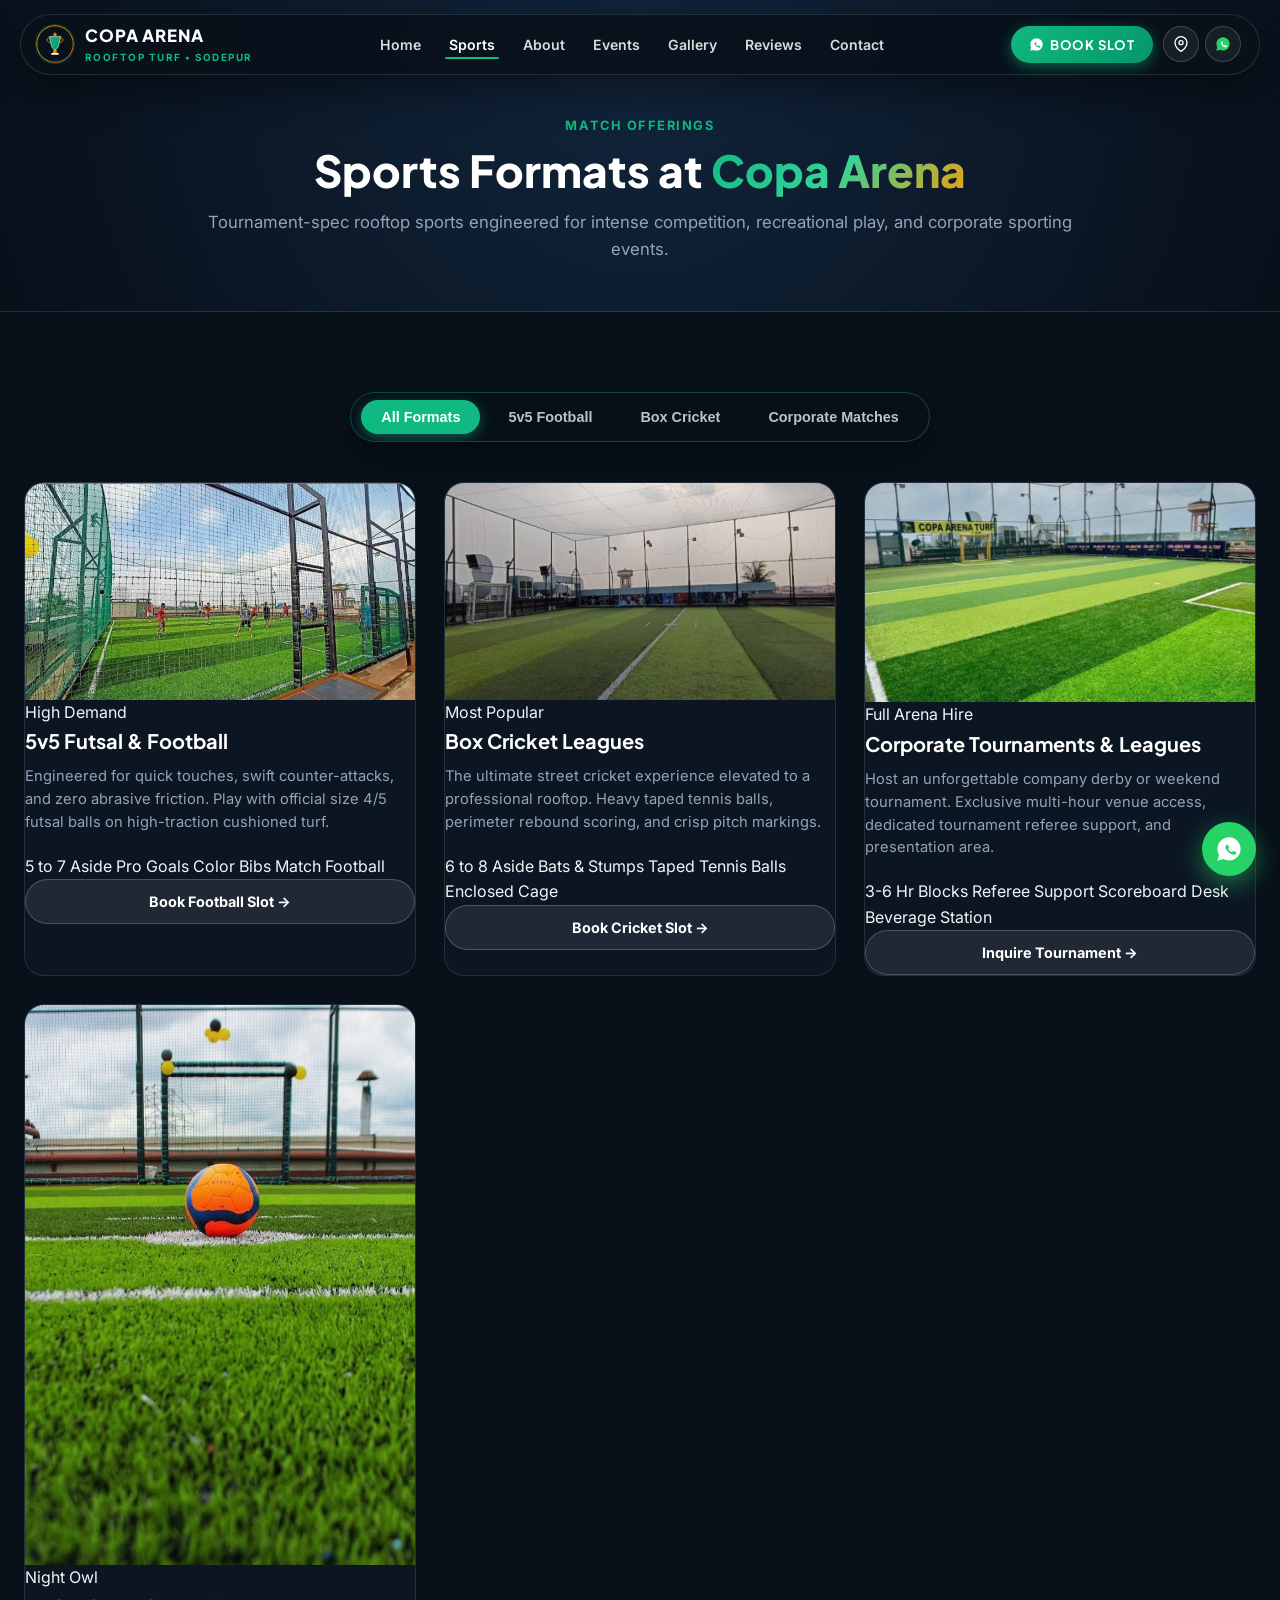
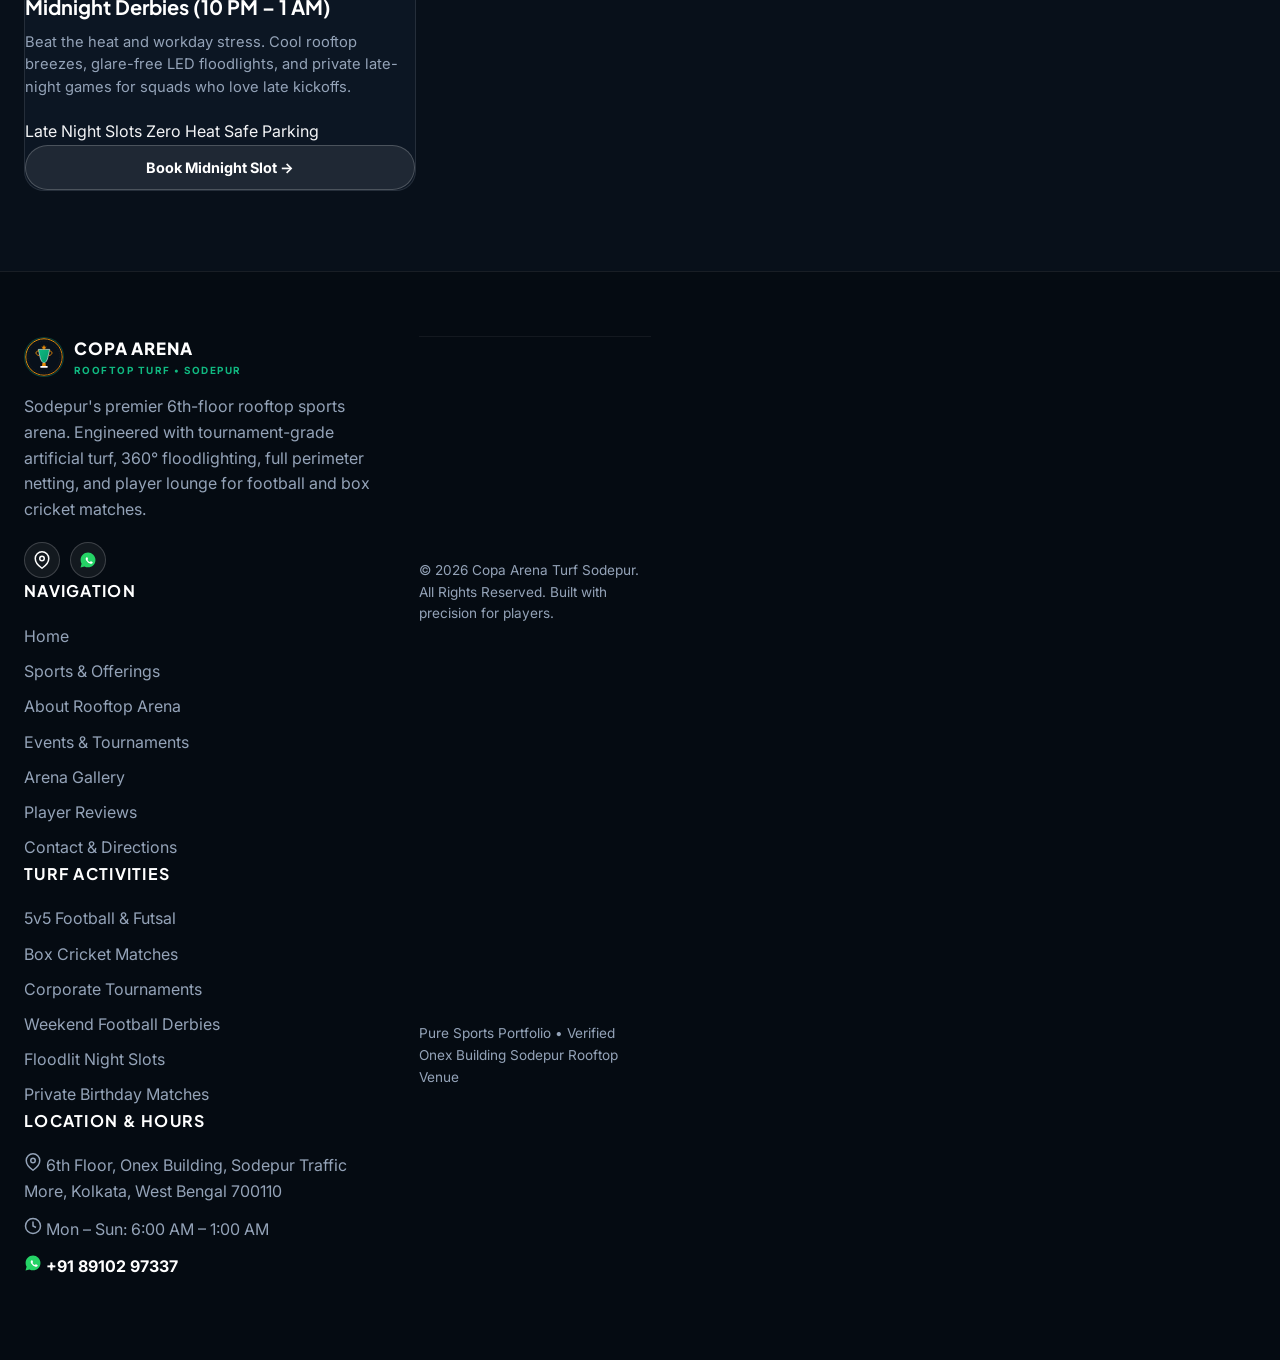
<file: sports.html>
<!DOCTYPE html>
<html lang="en">
<head>
  
  <meta charset="UTF-8">
  <meta name="viewport" content="width=device-width, initial-scale=1.0">
  <title>Sports & Match Formats | Copa Arena Turf Sodepur</title>
  <meta name="description" content="Explore 5v5 football, box cricket, and corporate tournaments at Copa Arena Turf Sodepur. Built with FIFA-grade turf and floodlighting.">
  <link rel="icon" type="image/svg+xml" href="assets/images/favicon.svg">
  <link rel="icon" type="image/png" sizes="32x32" href="assets/images/favicon-32x32.png">
  <link rel="apple-touch-icon" href="assets/images/apple-touch-icon.png">
  <link rel="preconnect" href="https://fonts.googleapis.com">
  <link rel="preconnect" href="https://fonts.gstatic.com" crossorigin>
  <link href="https://fonts.googleapis.com/css2?family=Inter:wght@400;500;600;700&family=Plus+Jakarta+Sans:wght@600;700;800&display=swap" rel="stylesheet">
  <link rel="stylesheet" href="assets/css/style.css">
</head>
<body>
  
  <!-- TheDivine Floating Pill Navbar -->
  <header class="site-header">
    <div class="header-inner">
      <a href="index.html" class="brand-wrapper">
        <div class="brand-logo-badge">
          <img src="assets/images/logo.svg" alt="Copa Arena Turf Logo" width="40" height="40">
        </div>
        <div class="brand-info">
          <span class="brand-title">COPA ARENA</span>
          <span class="brand-sub">Rooftop Turf • Sodepur</span>
        </div>
      </a>

      <nav>
        <ul class="nav-links">
          <li><a href="index.html" class="">Home</a></li>
        <li><a href="sports.html" class="active">Sports</a></li>
        <li><a href="about.html" class="">About</a></li>
        <li><a href="events.html" class="">Events</a></li>
        <li><a href="gallery.html" class="">Gallery</a></li>
        <li><a href="reviews.html" class="">Reviews</a></li>
        <li><a href="contact.html" class="">Contact</a></li>
        </ul>
      </nav>

      <div class="header-actions">
        <a href="https://wa.me/918910297337?text=Hello%20Copa%20Arena%20Turf%2C%20I%20would%20like%20to%20inquire%20about%20booking%20a%20slot." target="_blank" rel="noopener noreferrer" class="btn-cta-pill">
          <svg width="15" height="15" viewBox="0 0 24 24" fill="none">
            <path fill="#FFFFFF" d="M12.04 2c-5.46 0-9.91 4.45-9.91 9.91 0 1.75.46 3.45 1.32 4.95L2.05 22l5.25-1.38c1.45.79 3.08 1.21 4.74 1.21 5.46 0 9.91-4.45 9.91-9.91 0-2.65-1.03-5.14-2.9-7.01A9.816 9.816 0 0 0 12.04 2z"/>
            <path fill="#10b981" d="M17.52 14.33c-.22-.11-1.3-.64-1.5-.71-.2-.07-.35-.11-.5.11-.15.22-.58.71-.71.86-.13.15-.26.17-.48.06-.22-.11-.93-.34-1.77-1.09-.65-.58-1.09-1.3-1.22-1.52-.13-.22-.01-.34.1-.45.1-.1.22-.26.33-.39.11-.13.15-.22.22-.37.07-.15.04-.28-.02-.39s-.5-1.21-.69-1.66c-.18-.43-.37-.37-.5-.38l-.43-.01c-.15 0-.39.06-.6.28-.21.22-.8.78-.8 1.9s.82 2.2 1 2.37c.18.17 1.61 2.46 3.9 3.45.54.23.97.37 1.3.48.55.17 1.05.15 1.45.09.44-.07 1.3-.53 1.48-1.05.18-.51.18-.95.13-1.05-.05-.1-.19-.16-.41-.27z"/>
          </svg>
          Book Slot
        </a>

        <div class="social-circle-icons">
          <a href="https://maps.app.goo.gl/9R41kRms9N8tL4i48" target="_blank" rel="noopener noreferrer" class="social-btn" aria-label="Google Maps Location">
            <svg width="16" height="16" viewBox="0 0 24 24" fill="none" stroke="currentColor" stroke-width="2"><path d="M21 10c0 7-9 13-9 13s-9-6-9-13a9 9 0 0 1 18 0z"></path><circle cx="12" cy="10" r="3"></circle></svg>
          </a>
          <a href="https://wa.me/918910297337" target="_blank" rel="noopener noreferrer" class="social-btn" aria-label="Official WhatsApp">
            <svg width="16" height="16" viewBox="0 0 24 24">
              <path fill="#25D366" d="M12.04 2c-5.46 0-9.91 4.45-9.91 9.91 0 1.75.46 3.45 1.32 4.95L2.05 22l5.25-1.38c1.45.79 3.08 1.21 4.74 1.21 5.46 0 9.91-4.45 9.91-9.91 0-2.65-1.03-5.14-2.9-7.01A9.816 9.816 0 0 0 12.04 2z"/>
              <path fill="#FFFFFF" d="M17.52 14.33c-.22-.11-1.3-.64-1.5-.71-.2-.07-.35-.11-.5.11-.15.22-.58.71-.71.86-.13.15-.26.17-.48.06-.22-.11-.93-.34-1.77-1.09-.65-.58-1.09-1.3-1.22-1.52-.13-.22-.01-.34.1-.45.1-.1.22-.26.33-.39.11-.13.15-.22.22-.37.07-.15.04-.28-.02-.39s-.5-1.21-.69-1.66c-.18-.43-.37-.37-.5-.38l-.43-.01c-.15 0-.39.06-.6.28-.21.22-.8.78-.8 1.9s.82 2.2 1 2.37c.18.17 1.61 2.46 3.9 3.45.54.23.97.37 1.3.48.55.17 1.05.15 1.45.09.44-.07 1.3-.53 1.48-1.05.18-.51.18-.95.13-1.05-.05-.1-.19-.16-.41-.27z"/>
            </svg>
          </a>
        </div>

        <button class="nav-toggle-btn" aria-label="Toggle Navigation Menu" aria-expanded="false">
          <svg width="22" height="22" viewBox="0 0 24 24" fill="none" stroke="currentColor" stroke-width="2"><path d="M4 6h16M4 12h16M4 18h16"/></svg>
        </button>
      </div>
    </div>
  </header>

  <!-- Mobile Full Viewport Navigation Drawer -->
  <div class="mobile-nav-drawer">
    <a href="index.html" class="mobile-nav-link ">Home</a>
      <a href="sports.html" class="mobile-nav-link active">Sports</a>
      <a href="about.html" class="mobile-nav-link ">About</a>
      <a href="events.html" class="mobile-nav-link ">Events</a>
      <a href="gallery.html" class="mobile-nav-link ">Gallery</a>
      <a href="reviews.html" class="mobile-nav-link ">Reviews</a>
      <a href="contact.html" class="mobile-nav-link ">Contact</a>
    <div style="margin-top: 1.5rem; display: flex; flex-direction: column; gap: 0.75rem; width: 100%;">
      <a href="https://wa.me/918910297337?text=Hello%20Copa%20Arena%20Turf%2C%20I%20would%20like%20to%20book%20a%20match%20slot." class="btn-hero-primary" style="width: 100%;">
        <svg width="20" height="20" viewBox="0 0 24 24">
          <path fill="#FFFFFF" d="M12.04 2c-5.46 0-9.91 4.45-9.91 9.91 0 1.75.46 3.45 1.32 4.95L2.05 22l5.25-1.38c1.45.79 3.08 1.21 4.74 1.21 5.46 0 9.91-4.45 9.91-9.91 0-2.65-1.03-5.14-2.9-7.01A9.816 9.816 0 0 0 12.04 2z"/>
          <path fill="#25D366" d="M17.52 14.33c-.22-.11-1.3-.64-1.5-.71-.2-.07-.35-.11-.5.11-.15.22-.58.71-.71.86-.13.15-.26.17-.48.06-.22-.11-.93-.34-1.77-1.09-.65-.58-1.09-1.3-1.22-1.52-.13-.22-.01-.34.1-.45.1-.1.22-.26.33-.39.11-.13.15-.22.22-.37.07-.15.04-.28-.02-.39s-.5-1.21-.69-1.66c-.18-.43-.37-.37-.5-.38l-.43-.01c-.15 0-.39.06-.6.28-.21.22-.8.78-.8 1.9s.82 2.2 1 2.37c.18.17 1.61 2.46 3.9 3.45.54.23.97.37 1.3.48.55.17 1.05.15 1.45.09.44-.07 1.3-.53 1.48-1.05.18-.51.18-.95.13-1.05-.05-.1-.19-.16-.41-.27z"/>
        </svg>
        Direct WhatsApp Booking
      </a>
      <a href="tel:918910297337" class="btn-hero-secondary" style="width: 100%;">
        <svg width="18" height="18" viewBox="0 0 24 24" fill="none" stroke="currentColor" stroke-width="2"><path d="M22 16.92v3a2 2 0 0 1-2.18 2 19.79 19.79 0 0 1-8.63-3.07 19.5 19.5 0 0 1-6-6 19.79 19.79 0 0 1-3.07-8.67A2 2 0 0 1 4.11 2h3a2 2 0 0 1 2 1.72 12.84 12.84 0 0 0 .7 2.81 2 2 0 0 1-.45 2.11L8.09 9.91a16 16 0 0 0 6 6l1.27-1.27a2 2 0 0 1 2.11-.45 12.84 12.84 0 0 0 2.81.7A2 2 0 0 1 22 16.92z"></path></svg>
        Call Arena Desk
      </a>
    </div>
  </div>

  <div class="page-banner" style="padding: 7rem 1.5rem 3rem; text-align: center; background: radial-gradient(circle at 50% 20%, #11243b 0%, #08101a 100%); border-bottom: 1px solid var(--border-glass);">
    <div style="max-width: 900px; margin: 0 auto;">
      <span class="section-tag">Match Offerings</span>
      <h1 class="section-title">Sports Formats at <span class="text-gradient">Copa Arena</span></h1>
      <p class="section-subtitle">Tournament-spec rooftop sports engineered for intense competition, recreational play, and corporate sporting events.</p>
    </div>
  </div>

  <section class="section">
    <!-- Filter Rail -->
    <div class="filter-rail-sticky-wrapper">
      <div class="portfolio-filter">
        <button class="filter-btn active" data-filter="all">All Formats</button>
        <button class="filter-btn" data-filter="football">5v5 Football</button>
        <button class="filter-btn" data-filter="cricket">Box Cricket</button>
        <button class="filter-btn" data-filter="corporate">Corporate Matches</button>
      </div>
    </div>

    <div class="sports-grid" style="margin-top: 2.5rem;">
      <div class="sport-card" data-category="football">
        <div class="sport-card-image">
          <img src="assets/images/goalpost_field.jpg" alt="Football goalpost and lush green turf">
          <span class="sport-badge">High Demand</span>
        </div>
        <div class="sport-card-content">
          <h2 class="sport-title">5v5 Futsal & Football</h2>
          <p class="sport-desc">Engineered for quick touches, swift counter-attacks, and zero abrasive friction. Play with official size 4/5 futsal balls on high-traction cushioned turf.</p>
          <div class="sport-meta-list">
            <span class="sport-meta-pill">5 to 7 Aside</span>
            <span class="sport-meta-pill">Pro Goals</span>
            <span class="sport-meta-pill">Color Bibs</span>
            <span class="sport-meta-pill">Match Football</span>
          </div>
          <a href="https://wa.me/918910297337?text=Hi%20Copa%20Arena%2C%20I%20want%20to%20book%20a%205v5%20Football%20slot." target="_blank" rel="noopener noreferrer" class="btn-card-inquire">Book Football Slot &rarr;</a>
        </div>
      </div>

      <div class="sport-card" data-category="cricket">
        <div class="sport-card-image">
          <img src="assets/images/box_cricket_view.jpg" alt="Box cricket arena setup">
          <span class="sport-badge">Most Popular</span>
        </div>
        <div class="sport-card-content">
          <h2 class="sport-title">Box Cricket Leagues</h2>
          <p class="sport-desc">The ultimate street cricket experience elevated to a professional rooftop. Heavy taped tennis balls, perimeter rebound scoring, and crisp pitch markings.</p>
          <div class="sport-meta-list">
            <span class="sport-meta-pill">6 to 8 Aside</span>
            <span class="sport-meta-pill">Bats & Stumps</span>
            <span class="sport-meta-pill">Taped Tennis Balls</span>
            <span class="sport-meta-pill">Enclosed Cage</span>
          </div>
          <a href="https://wa.me/918910297337?text=Hi%20Copa%20Arena%2C%20I%20want%20to%20book%20a%20Box%20Cricket%20slot." target="_blank" rel="noopener noreferrer" class="btn-card-inquire">Book Cricket Slot &rarr;</a>
        </div>
      </div>

      <div class="sport-card" data-category="corporate">
        <div class="sport-card-image">
          <img src="assets/images/rooftop_evening.jpg" alt="Corporate squad tournament">
          <span class="sport-badge">Full Arena Hire</span>
        </div>
        <div class="sport-card-content">
          <h2 class="sport-title">Corporate Tournaments & Leagues</h2>
          <p class="sport-desc">Host an unforgettable company derby or weekend tournament. Exclusive multi-hour venue access, dedicated tournament referee support, and presentation area.</p>
          <div class="sport-meta-list">
            <span class="sport-meta-pill">3-6 Hr Blocks</span>
            <span class="sport-meta-pill">Referee Support</span>
            <span class="sport-meta-pill">Scoreboard Desk</span>
            <span class="sport-meta-pill">Beverage Station</span>
          </div>
          <a href="https://wa.me/918910297337?text=Hi%20Copa%20Arena%2C%20I%20want%20to%20inquire%20about%20a%20Corporate%20Tournament." target="_blank" rel="noopener noreferrer" class="btn-card-inquire">Inquire Tournament &rarr;</a>
        </div>
      </div>

      <div class="sport-card" data-category="football">
        <div class="sport-card-image">
          <img src="assets/images/turf_aerial_night.jpg" alt="Midnight futsal match under floodlights">
          <span class="sport-badge">Night Owl</span>
        </div>
        <div class="sport-card-content">
          <h2 class="sport-title">Midnight Derbies (10 PM – 1 AM)</h2>
          <p class="sport-desc">Beat the heat and workday stress. Cool rooftop breezes, glare-free LED floodlights, and private late-night games for squads who love late kickoffs.</p>
          <div class="sport-meta-list">
            <span class="sport-meta-pill">Late Night Slots</span>
            <span class="sport-meta-pill">Zero Heat</span>
            <span class="sport-meta-pill">Safe Parking</span>
          </div>
          <a href="https://wa.me/918910297337?text=Hi%20Copa%20Arena%2C%20I%20want%20to%20book%20a%20Midnight%20Derby%20slot." target="_blank" rel="noopener noreferrer" class="btn-card-inquire">Book Midnight Slot &rarr;</a>
        </div>
      </div>
    </div>
  </section>

  
  <!-- Footer Section -->
  <footer class="site-footer">
    <div class="footer-inner">
      <div class="footer-grid">
        <div class="footer-col">
          <div class="brand-wrapper" style="margin-bottom: 1rem;">
            <div class="brand-logo-badge">
              <img src="assets/images/logo.svg" alt="Copa Arena Logo" width="40" height="40">
            </div>
            <div class="brand-info">
              <span class="brand-title">COPA ARENA</span>
              <span class="brand-sub">Rooftop Turf • Sodepur</span>
            </div>
          </div>
          <p class="footer-desc">
            Sodepur's premier 6th-floor rooftop sports arena. Engineered with tournament-grade artificial turf, 360° floodlighting, full perimeter netting, and player lounge for football and box cricket matches.
          </p>
          <div class="footer-socials" style="display: flex; gap: 10px; margin-top: 1.25rem;">
            <a href="https://maps.app.goo.gl/9R41kRms9N8tL4i48" target="_blank" rel="noopener noreferrer" class="social-btn" aria-label="Google Maps">
              <svg width="18" height="18" viewBox="0 0 24 24" fill="none" stroke="currentColor" stroke-width="2"><path d="M21 10c0 7-9 13-9 13s-9-6-9-13a9 9 0 0 1 18 0z"></path><circle cx="12" cy="10" r="3"></circle></svg>
            </a>
            <a href="https://wa.me/918910297337" target="_blank" rel="noopener noreferrer" class="social-btn" aria-label="Official WhatsApp">
              <svg width="18" height="18" viewBox="0 0 24 24">
                <path fill="#25D366" d="M12.04 2c-5.46 0-9.91 4.45-9.91 9.91 0 1.75.46 3.45 1.32 4.95L2.05 22l5.25-1.38c1.45.79 3.08 1.21 4.74 1.21 5.46 0 9.91-4.45 9.91-9.91 0-2.65-1.03-5.14-2.9-7.01A9.816 9.816 0 0 0 12.04 2z"/>
                <path fill="#FFFFFF" d="M17.52 14.33c-.22-.11-1.3-.64-1.5-.71-.2-.07-.35-.11-.5.11-.15.22-.58.71-.71.86-.13.15-.26.17-.48.06-.22-.11-.93-.34-1.77-1.09-.65-.58-1.09-1.3-1.22-1.52-.13-.22-.01-.34.1-.45.1-.1.22-.26.33-.39.11-.13.15-.22.22-.37.07-.15.04-.28-.02-.39s-.5-1.21-.69-1.66c-.18-.43-.37-.37-.5-.38l-.43-.01c-.15 0-.39.06-.6.28-.21.22-.8.78-.8 1.9s.82 2.2 1 2.37c.18.17 1.61 2.46 3.9 3.45.54.23.97.37 1.3.48.55.17 1.05.15 1.45.09.44-.07 1.3-.53 1.48-1.05.18-.51.18-.95.13-1.05-.05-.1-.19-.16-.41-.27z"/>
              </svg>
            </a>
          </div>
        </div>

        <div class="footer-col">
          <h4 class="footer-col-title">Navigation</h4>
          <ul class="footer-nav-list">
            <li><a href="index.html">Home</a></li>
            <li><a href="sports.html">Sports & Offerings</a></li>
            <li><a href="about.html">About Rooftop Arena</a></li>
            <li><a href="events.html">Events & Tournaments</a></li>
            <li><a href="gallery.html">Arena Gallery</a></li>
            <li><a href="reviews.html">Player Reviews</a></li>
            <li><a href="contact.html">Contact & Directions</a></li>
          </ul>
        </div>

        <div class="footer-col">
          <h4 class="footer-col-title">Turf Activities</h4>
          <ul class="footer-nav-list">
            <li><a href="sports.html">5v5 Football & Futsal</a></li>
            <li><a href="sports.html">Box Cricket Matches</a></li>
            <li><a href="events.html">Corporate Tournaments</a></li>
            <li><a href="events.html">Weekend Football Derbies</a></li>
            <li><a href="about.html">Floodlit Night Slots</a></li>
            <li><a href="contact.html">Private Birthday Matches</a></li>
          </ul>
        </div>

        <div class="footer-col">
          <h4 class="footer-col-title">Location & Hours</h4>
          <p class="footer-contact-item">
            <svg width="18" height="18" viewBox="0 0 24 24" fill="none" stroke="currentColor" stroke-width="2"><path d="M21 10c0 7-9 13-9 13s-9-6-9-13a9 9 0 0 1 18 0z"></path><circle cx="12" cy="10" r="3"></circle></svg>
            <span>6th Floor, Onex Building, Sodepur Traffic More, Kolkata, West Bengal 700110</span>
          </p>
          <p class="footer-contact-item" style="margin-top: 0.75rem;">
            <svg width="18" height="18" viewBox="0 0 24 24" fill="none" stroke="currentColor" stroke-width="2"><circle cx="12" cy="12" r="10"></circle><polyline points="12 6 12 12 16 14"></polyline></svg>
            <span>Mon – Sun: 6:00 AM – 1:00 AM</span>
          </p>
          <p class="footer-contact-item" style="margin-top: 0.75rem;">
            <!-- Official WhatsApp SVG with phone number -->
            <svg width="18" height="18" viewBox="0 0 24 24">
              <path fill="#25D366" d="M12.04 2c-5.46 0-9.91 4.45-9.91 9.91 0 1.75.46 3.45 1.32 4.95L2.05 22l5.25-1.38c1.45.79 3.08 1.21 4.74 1.21 5.46 0 9.91-4.45 9.91-9.91 0-2.65-1.03-5.14-2.9-7.01A9.816 9.816 0 0 0 12.04 2z"/>
              <path fill="#FFFFFF" d="M17.52 14.33c-.22-.11-1.3-.64-1.5-.71-.2-.07-.35-.11-.5.11-.15.22-.58.71-.71.86-.13.15-.26.17-.48.06-.22-.11-.93-.34-1.77-1.09-.65-.58-1.09-1.3-1.22-1.52-.13-.22-.01-.34.1-.45.1-.1.22-.26.33-.39.11-.13.15-.22.22-.37.07-.15.04-.28-.02-.39s-.5-1.21-.69-1.66c-.18-.43-.37-.37-.5-.38l-.43-.01c-.15 0-.39.06-.6.28-.21.22-.8.78-.8 1.9s.82 2.2 1 2.37c.18.17 1.61 2.46 3.9 3.45.54.23.97.37 1.3.48.55.17 1.05.15 1.45.09.44-.07 1.3-.53 1.48-1.05.18-.51.18-.95.13-1.05-.05-.1-.19-.16-.41-.27z"/>
            </svg>
            <a href="https://wa.me/918910297337" target="_blank" rel="noopener noreferrer" style="color: #ffffff; font-weight: 700;">+91 89102 97337</a>
          </p>
        </div>
      </div>

      <div class="footer-bottom">
        <p>&copy; 2026 Copa Arena Turf Sodepur. All Rights Reserved. Built with precision for players.</p>
        <p>Pure Sports Portfolio • Verified Onex Building Sodepur Rooftop Venue</p>
      </div>
    </div>
  </footer>

  <!-- Floating WhatsApp CTA Pill -->
  <a href="https://wa.me/918910297337?text=Hello%20Copa%20Arena%20Turf%2C%20I%20want%20to%20check%20available%20slots." target="_blank" rel="noopener noreferrer" class="floating-wa-btn" aria-label="Book on WhatsApp">
    <svg width="28" height="28" viewBox="0 0 24 24">
      <path fill="#FFFFFF" d="M12.04 2c-5.46 0-9.91 4.45-9.91 9.91 0 1.75.46 3.45 1.32 4.95L2.05 22l5.25-1.38c1.45.79 3.08 1.21 4.74 1.21 5.46 0 9.91-4.45 9.91-9.91 0-2.65-1.03-5.14-2.9-7.01A9.816 9.816 0 0 0 12.04 2z"/>
      <path fill="#25D366" d="M17.52 14.33c-.22-.11-1.3-.64-1.5-.71-.2-.07-.35-.11-.5.11-.15.22-.58.71-.71.86-.13.15-.26.17-.48.06-.22-.11-.93-.34-1.77-1.09-.65-.58-1.09-1.3-1.22-1.52-.13-.22-.01-.34.1-.45.1-.1.22-.26.33-.39.11-.13.15-.22.22-.37.07-.15.04-.28-.02-.39s-.5-1.21-.69-1.66c-.18-.43-.37-.37-.5-.38l-.43-.01c-.15 0-.39.06-.6.28-.21.22-.8.78-.8 1.9s.82 2.2 1 2.37c.18.17 1.61 2.46 3.9 3.45.54.23.97.37 1.3.48.55.17 1.05.15 1.45.09.44-.07 1.3-.53 1.48-1.05.18-.51.18-.95.13-1.05-.05-.1-.19-.16-.41-.27z"/>
    </svg>
  </a>
  <script src="assets/js/main.js"></script>
</body>
</html>
</file>
<file: assets/css/style.css>
/* ===================================================================
   COPA ARENA TURF SODEPUR — LUXURY SPORTS ARENA DESIGN SYSTEM
   Modern, High-Contrast, Apple-Inspired Aesthetic
   Deep Stadium Midnight (#08101a) & Pristine Pearl (#fcfbf9)
   Emerald Turf (#10b981) & Floodlight Gold (#f59e0b) Accents
   Strict Ban on Muddy Brown Tones | WCAG AA Contrast Compliant
=================================================================== */

:root {
  --bg-dark: #08101a;
  --bg-card: rgba(14, 24, 38, 0.85);
  --bg-surface: #0e1928;
  --bg-light: #fcfbf9;
  --bg-card-light: #ffffff;
  --text-main: #f3f4f6;
  --text-muted: #94a3b8;
  --text-dark: #0f172a;
  --text-dark-muted: #64748b;
  --color-primary: #10b981;
  --color-primary-glow: rgba(16, 185, 129, 0.45);
  --color-accent: #f59e0b;
  --color-accent-glow: rgba(245, 158, 11, 0.4);
  --border-glass: rgba(255, 255, 255, 0.1);
  --border-emerald: rgba(16, 185, 129, 0.28);
  --shadow-card: 0 16px 36px rgba(0, 0, 0, 0.4);
  --radius-sm: 8px;
  --radius-md: 14px;
  --radius-lg: 20px;
  --radius-full: 9999px;
  --font-heading: 'Plus Jakarta Sans', system-ui, -apple-system, sans-serif;
  --font-body: 'Inter', system-ui, -apple-system, sans-serif;
  --transition: all 0.3s cubic-bezier(0.16, 1, 0.3, 1);
}

*, *::before, *::after {
  box-sizing: border-box;
  margin: 0;
  padding: 0;
}

html {
  scroll-behavior: smooth;
  font-family: var(--font-body);
  background-color: var(--bg-dark);
  color: var(--text-main);
  overflow-x: hidden;
}

body {
  overflow-x: hidden;
  line-height: 1.6;
  background-color: var(--bg-dark);
  padding-top: 0 !important;
}

a {
  color: inherit;
  text-decoration: none;
  transition: var(--transition);
}

img, video {
  max-width: 100%;
  display: block;
}

/* ===================================================================
   FLOATING PILL NAVBAR (THEDIVINE ARCHITECTURE)
=================================================================== */
.site-header {
  position: fixed;
  top: 14px;
  left: 0;
  width: 100%;
  display: flex;
  justify-content: center;
  z-index: 1000;
  padding: 0 1.25rem;
  pointer-events: none;
}

.header-inner {
  pointer-events: auto;
  width: 100%;
  max-width: 1320px;
  border-radius: var(--radius-full);
  background: rgba(8, 16, 26, 0.88);
  border: 1px solid rgba(255, 255, 255, 0.12);
  box-shadow: 0 16px 36px rgba(0, 0, 0, 0.4);
  backdrop-filter: blur(20px);
  -webkit-backdrop-filter: blur(20px);
  display: flex;
  align-items: center;
  justify-content: space-between;
  padding: 8px 18px 8px 14px;
  gap: 1rem;
}

.brand-wrapper {
  display: flex;
  align-items: center;
  gap: 10px;
  flex-shrink: 0;
}

.brand-logo-badge {
  width: 40px;
  height: 40px;
  border-radius: 50%;
  background: #08101a;
  border: 1.5px solid var(--border-emerald);
  overflow: hidden;
  display: flex;
  align-items: center;
  justify-content: center;
  flex-shrink: 0;
}

.brand-logo-badge img,
.brand-logo-badge svg {
  width: 100%;
  height: 100%;
  object-fit: contain;
}

.brand-info {
  display: flex;
  flex-direction: column;
}

.brand-title {
  font-family: var(--font-heading);
  font-size: 1.05rem;
  font-weight: 800;
  letter-spacing: 0.05em;
  text-transform: uppercase;
  color: #ffffff;
  white-space: nowrap !important;
}

.brand-sub {
  font-size: 0.62rem;
  font-weight: 700;
  letter-spacing: 0.15em;
  text-transform: uppercase;
  color: var(--color-primary);
  white-space: nowrap !important;
}

.nav-links {
  display: flex;
  align-items: center;
  gap: 1.25rem;
  list-style: none;
}

.nav-links a {
  font-size: 0.88rem;
  font-weight: 600;
  color: rgba(255, 255, 255, 0.85);
  white-space: nowrap !important;
  flex-shrink: 0 !important;
  position: relative;
  padding: 6px 4px;
}

.nav-links a:hover,
.nav-links a.active {
  color: #ffffff;
}

.nav-links a.active::after {
  content: '';
  position: absolute;
  bottom: 0;
  left: 0;
  width: 100%;
  height: 2px;
  background: var(--color-primary);
  border-radius: 2px;
}

.header-actions {
  display: flex;
  align-items: center;
  gap: 10px;
  flex-shrink: 0;
}

.btn-cta-pill {
  font-family: var(--font-heading);
  font-size: 0.82rem;
  font-weight: 700;
  text-transform: uppercase;
  letter-spacing: 0.06em;
  background: linear-gradient(135deg, var(--color-primary), #059669);
  color: #ffffff;
  padding: 8px 18px;
  border-radius: var(--radius-full);
  box-shadow: 0 4px 14px var(--color-primary-glow);
  white-space: nowrap !important;
  flex-shrink: 0 !important;
  display: inline-flex;
  align-items: center;
  gap: 6px;
}

.btn-cta-pill:hover {
  transform: translateY(-1.5px);
  box-shadow: 0 6px 18px var(--color-primary-glow);
}

.social-circle-icons {
  display: flex;
  align-items: center;
  gap: 6px;
}

.social-btn {
  width: 36px;
  height: 36px;
  border-radius: 50%;
  background: rgba(255, 255, 255, 0.06);
  border: 1px solid rgba(255, 255, 255, 0.18);
  display: inline-flex;
  align-items: center;
  justify-content: center;
  color: #ffffff;
  transition: var(--transition);
}

.social-btn:hover {
  background: var(--color-primary);
  border-color: var(--color-primary);
  transform: translateY(-2px);
}

.nav-toggle-btn {
  display: none;
  width: 40px;
  height: 40px;
  border-radius: 50%;
  background: rgba(255, 255, 255, 0.08);
  border: 1px solid rgba(255, 255, 255, 0.15);
  color: #ffffff;
  align-items: center;
  justify-content: center;
  cursor: pointer;
}

.mobile-nav-drawer {
  display: none;
}

/* ===================================================================
   HERO FULL-SCREEN CINEMATIC SECTION
=================================================================== */
.hero-section {
  position: relative;
  min-height: 100vh;
  min-height: 100dvh;
  width: 100%;
  display: flex;
  align-items: center;
  justify-content: center;
  overflow: hidden;
  padding: 6.5rem 1.5rem 3.5rem;
}

.hero-video-wrapper {
  position: absolute;
  top: 0;
  left: 0;
  width: 100%;
  height: 100%;
  z-index: 1;
  overflow: hidden;
}

.hero-video-wrapper video {
  width: 100%;
  height: 100%;
  object-fit: cover;
  object-position: center;
}

.hero-overlay {
  position: absolute;
  top: 0;
  left: 0;
  width: 100%;
  height: 100%;
  z-index: 2;
  background: linear-gradient(
    180deg,
    rgba(8, 16, 26, 0.6) 0%,
    rgba(8, 16, 26, 0.8) 50%,
    rgba(8, 16, 26, 0.96) 100%
  );
  backdrop-filter: blur(1.5px);
}

.hero-content {
  position: relative;
  z-index: 3;
  max-width: 1100px;
  margin: 0 auto;
  text-align: center;
  display: flex;
  flex-direction: column;
  align-items: center;
  gap: 1.5rem;
}

.hero-badge {
  display: inline-flex;
  align-items: center;
  gap: 8px;
  padding: 6px 16px;
  background: rgba(16, 185, 129, 0.12);
  border: 1px solid rgba(16, 185, 129, 0.35);
  border-radius: var(--radius-full);
  font-size: 0.82rem;
  font-weight: 700;
  color: var(--color-primary);
  text-transform: uppercase;
  letter-spacing: 0.08em;
}

.live-beacon {
  width: 8px;
  height: 8px;
  border-radius: 50%;
  background: var(--color-primary);
  box-shadow: 0 0 0 0 var(--color-primary-glow);
  animation: pulseBeacon 2s infinite;
}

@keyframes pulseBeacon {
  0% { box-shadow: 0 0 0 0 rgba(16, 185, 129, 0.7); }
  70% { box-shadow: 0 0 0 10px rgba(16, 185, 129, 0); }
  100% { box-shadow: 0 0 0 0 rgba(16, 185, 129, 0); }
}

.hero-title {
  font-family: var(--font-heading);
  font-size: clamp(2rem, 5vw, 3.8rem);
  font-weight: 800;
  line-height: 1.15;
  color: #ffffff;
  letter-spacing: -0.02em;
  max-width: 950px;
}

.text-gradient {
  background: linear-gradient(135deg, #10b981 0%, #34d399 50%, #f59e0b 100%);
  -webkit-background-clip: text;
  background-clip: text;
  -webkit-text-fill-color: transparent;
}

.dynamic-typewriter {
  color: #f59e0b;
  border-bottom: 2px solid rgba(245, 158, 11, 0.4);
}

.typewriter-cursor {
  display: inline-block;
  color: #f59e0b;
  animation: blink 1s step-start infinite;
  font-weight: 300;
}

@keyframes blink {
  50% { opacity: 0; }
}

.hero-description {
  font-size: clamp(0.98rem, 1.8vw, 1.15rem);
  color: rgba(255, 255, 255, 0.85);
  max-width: 740px;
  line-height: 1.6;
}

.hero-cta-group {
  display: flex;
  align-items: center;
  justify-content: center;
  gap: 1rem;
  flex-wrap: wrap;
  width: 100%;
}

.btn-hero-primary {
  display: inline-flex;
  align-items: center;
  justify-content: center;
  gap: 10px;
  background: #25D366;
  color: #ffffff;
  font-weight: 700;
  font-size: 0.98rem;
  padding: 12px 28px;
  border-radius: var(--radius-full);
  box-shadow: 0 8px 24px rgba(37, 211, 102, 0.4);
  transition: var(--transition);
}

.btn-hero-primary:hover {
  background: #20bd5a;
  transform: translateY(-2px);
  box-shadow: 0 12px 28px rgba(37, 211, 102, 0.55);
}

.btn-hero-secondary {
  display: inline-flex;
  align-items: center;
  justify-content: center;
  gap: 8px;
  background: rgba(255, 255, 255, 0.08);
  border: 1.5px solid rgba(255, 255, 255, 0.2);
  color: #ffffff;
  font-weight: 700;
  font-size: 0.98rem;
  padding: 12px 26px;
  border-radius: var(--radius-full);
  backdrop-filter: blur(10px);
  transition: var(--transition);
}

.btn-hero-secondary:hover {
  background: rgba(255, 255, 255, 0.16);
  border-color: rgba(255, 255, 255, 0.4);
  transform: translateY(-2px);
}

.hero-telemetry-grid {
  display: grid;
  grid-template-columns: repeat(4, 1fr);
  gap: 1rem;
  width: 100%;
  max-width: 900px;
  margin-top: 1rem;
}

.hero-stat-card {
  background: rgba(14, 24, 38, 0.7);
  border: 1px solid rgba(255, 255, 255, 0.1);
  border-radius: var(--radius-md);
  padding: 1rem 0.85rem;
  text-align: center;
  backdrop-filter: blur(12px);
  transition: var(--transition);
}

.hero-stat-card:hover {
  border-color: var(--border-emerald);
  transform: translateY(-3px);
  box-shadow: 0 10px 25px rgba(0, 0, 0, 0.3);
}

.stat-number {
  font-family: var(--font-heading);
  font-size: 1.7rem;
  font-weight: 800;
  color: #ffffff;
  line-height: 1.1;
}

.stat-label {
  font-size: 0.78rem;
  color: var(--text-muted);
  font-weight: 600;
  text-transform: uppercase;
  letter-spacing: 0.05em;
  margin-top: 4px;
}

/* ===================================================================
   SECTION COMMONS
=================================================================== */
.section {
  width: 100%;
  max-width: 1320px;
  margin: 0 auto;
  padding: 5rem 1.5rem;
  position: relative;
}

.section-full {
  width: 100%;
  padding: 5.5rem 1.5rem;
  position: relative;
  overflow: hidden;
}

.section-header {
  text-align: center;
  max-width: 720px;
  margin: 0 auto 3.5rem;
}

.section-tag {
  display: inline-block;
  font-size: 0.8rem;
  font-weight: 700;
  letter-spacing: 0.12em;
  text-transform: uppercase;
  color: var(--color-primary);
  margin-bottom: 0.5rem;
}

.section-title {
  font-family: var(--font-heading);
  font-size: clamp(1.8rem, 3.5vw, 2.75rem);
  font-weight: 800;
  color: #ffffff;
  line-height: 1.2;
}

.section-subtitle {
  font-size: 1.05rem;
  color: var(--text-muted);
  margin-top: 0.75rem;
}

/* ===================================================================
   VISUAL ABSTRACT SHOWCASE
=================================================================== */
.abstract-showcase {
  background: radial-gradient(circle at 50% 50%, #0d1a2d 0%, #060b12 100%);
  border-top: 1px solid var(--border-glass);
  border-bottom: 1px solid var(--border-glass);
}

.abstract-orb {
  position: absolute;
  border-radius: 50%;
  filter: blur(80px);
  pointer-events: none;
  opacity: 0.35;
  z-index: 1;
}

.orb-1 {
  width: 400px;
  height: 400px;
  background: #10b981;
  top: -60px;
  left: 10%;
}

.orb-2 {
  width: 420px;
  height: 420px;
  background: #f59e0b;
  bottom: -80px;
  right: 10%;
}

.abstract-tech-grid {
  position: absolute;
  top: 0;
  left: 0;
  width: 100%;
  height: 100%;
  background-image: 
    linear-gradient(rgba(255, 255, 255, 0.03) 1px, transparent 1px),
    linear-gradient(90deg, rgba(255, 255, 255, 0.03) 1px, transparent 1px);
  background-size: 40px 40px;
  z-index: 2;
  pointer-events: none;
}

.abstract-cards-grid {
  display: grid;
  grid-template-columns: repeat(3, 1fr);
  gap: 1.75rem;
  position: relative;
  z-index: 3;
}

.glass-card {
  background: rgba(14, 24, 38, 0.65);
  border: 1px solid rgba(255, 255, 255, 0.12);
  border-radius: var(--radius-lg);
  padding: 2.25rem 1.75rem;
  backdrop-filter: blur(20px);
  transition: var(--transition);
  position: relative;
  overflow: hidden;
}

.glass-card:hover {
  border-color: var(--color-primary);
  transform: translateY(-6px);
  box-shadow: 0 20px 40px rgba(0, 0, 0, 0.5), 0 0 25px rgba(16, 185, 129, 0.2);
}

.card-icon-box {
  width: 54px;
  height: 54px;
  border-radius: var(--radius-md);
  background: rgba(16, 185, 129, 0.15);
  border: 1px solid var(--border-emerald);
  display: flex;
  align-items: center;
  justify-content: center;
  color: var(--color-primary);
  margin-bottom: 1.25rem;
}

.card-title {
  font-family: var(--font-heading);
  font-size: 1.35rem;
  font-weight: 700;
  color: #ffffff;
  margin-bottom: 0.75rem;
}

.card-text {
  font-size: 0.95rem;
  color: var(--text-muted);
  line-height: 1.6;
}

/* ===================================================================
   BENTO GRID BREAKDOWN
=================================================================== */
.bento-grid {
  display: grid;
  grid-template-columns: repeat(3, 1fr);
  gap: 1.5rem;
}

.bento-col-2 {
  grid-column: span 2;
}

.bento-card {
  background: var(--bg-card);
  border: 1px solid var(--border-glass);
  border-radius: var(--radius-lg);
  padding: 2rem;
  display: flex;
  flex-direction: column;
  justify-content: space-between;
  transition: var(--transition);
}

.bento-card:hover {
  border-color: var(--border-emerald);
  transform: translateY(-4px);
  box-shadow: var(--shadow-card);
}

.bento-img-wrapper {
  margin-top: 1.5rem;
  border-radius: var(--radius-md);
  overflow: hidden;
  height: 220px;
}

.bento-img-wrapper img {
  width: 100%;
  height: 100%;
  object-fit: cover;
  transition: transform 0.6s ease;
}

.bento-card:hover .bento-img-wrapper img {
  transform: scale(1.04);
}

/* ===================================================================
   INTERACTIVE TURF SLOT & TEAM CALCULATOR
=================================================================== */
.calculator-section {
  background: linear-gradient(180deg, #08101a 0%, #0d1a2b 100%);
}

.calc-container {
  display: grid;
  grid-template-columns: 1.1fr 0.9fr;
  gap: 2.5rem;
  background: rgba(14, 24, 38, 0.75);
  border: 1.5px solid rgba(255, 255, 255, 0.12);
  border-radius: var(--radius-lg);
  padding: 3rem 2.5rem;
  backdrop-filter: blur(20px);
}

.form-group {
  margin-bottom: 1.35rem;
  display: flex;
  flex-direction: column;
  gap: 0.45rem;
  width: 100%;
}

.form-label {
  font-size: 0.88rem;
  font-weight: 700;
  color: #e2e8f0;
  text-transform: uppercase;
  letter-spacing: 0.05em;
}

.form-control,
select.form-control,
textarea.form-control {
  display: block;
  width: 100%;
  padding: 0.85rem 1.15rem;
  border: 1.5px solid rgba(255, 255, 255, 0.18);
  border-radius: 12px;
  background: rgba(8, 16, 26, 0.85);
  color: #ffffff;
  min-height: 48px;
  box-sizing: border-box;
  font-family: inherit;
  font-size: 0.98rem;
  transition: var(--transition);
}

select.form-control {
  appearance: none;
  background-image: url("data:image/svg+xml,%3Csvg xmlns='http://www.w3.org/2000/svg' width='16' height='16' viewBox='0 0 24 24' fill='none' stroke='%2310b981' stroke-width='2.5'%3E%3Cpolyline points='6 9 12 15 18 9'%3E%3C/polyline%3E%3C/svg%3E");
  background-repeat: no-repeat;
  background-position: right 1.15rem center;
  padding-right: 2.75rem;
  cursor: pointer;
}

.form-control:focus,
select.form-control:focus,
textarea.form-control:focus {
  border-color: var(--color-primary);
  box-shadow: 0 0 0 3.5px var(--color-primary-glow);
  outline: none;
}

.calc-output-card {
  background: rgba(8, 16, 26, 0.95);
  border: 1.5px solid var(--border-emerald);
  border-radius: var(--radius-md);
  padding: 2rem;
  display: flex;
  flex-direction: column;
  justify-content: space-between;
  text-align: center;
}

.calc-output-header {
  font-size: 0.85rem;
  font-weight: 700;
  text-transform: uppercase;
  color: var(--color-primary);
  letter-spacing: 0.1em;
}

.calc-target-display {
  font-family: var(--font-heading);
  font-size: 2.2rem;
  font-weight: 800;
  color: #ffffff;
  margin: 1rem 0 0.5rem;
}

.calc-details-text {
  font-size: 0.92rem;
  color: var(--text-muted);
  line-height: 1.55;
  margin-bottom: 1.5rem;
}

/* ===================================================================
   STICKY PORTFOLIO FILTER RAIL
=================================================================== */
.filter-rail-sticky-wrapper {
  position: sticky;
  top: 75px;
  z-index: 100;
  display: flex;
  justify-content: center;
  margin-bottom: 2.5rem;
  pointer-events: none;
}

.portfolio-filter {
  pointer-events: auto;
  display: flex;
  gap: 8px;
  flex-wrap: nowrap;
  overflow-x: auto;
  max-width: 100%;
  padding: 7px 10px;
  background: rgba(8, 16, 26, 0.92);
  border: 1px solid rgba(16, 185, 129, 0.35);
  border-radius: 100px;
  box-shadow: 0 14px 35px rgba(0, 0, 0, 0.4);
  backdrop-filter: blur(20px);
  -webkit-backdrop-filter: blur(20px);
  scrollbar-width: none;
  -webkit-overflow-scrolling: touch;
}

.portfolio-filter::-webkit-scrollbar {
  display: none;
}

.filter-btn {
  flex: 0 0 auto;
  white-space: nowrap !important;
  border-radius: 100px;
  padding: 9px 20px;
  background: transparent;
  border: none;
  color: rgba(255, 255, 255, 0.75);
  font-weight: 600;
  font-size: 0.9rem;
  cursor: pointer;
  transition: var(--transition);
}

.filter-btn:hover {
  color: #ffffff;
  background: rgba(255, 255, 255, 0.08);
}

.filter-btn.active {
  background: var(--color-primary);
  color: #ffffff;
  font-weight: 700;
  box-shadow: 0 4px 14px var(--color-primary-glow);
}

/* ===================================================================
   SPORTS & EVENTS GRID
=================================================================== */
.sports-grid {
  display: grid;
  grid-template-columns: repeat(3, 1fr);
  gap: 1.75rem;
}

.sport-card {
  background: var(--bg-card);
  border: 1px solid var(--border-glass);
  border-radius: var(--radius-lg);
  overflow: hidden;
  display: flex;
  flex-direction: column;
  transition: var(--transition);
}

.sport-card:hover {
  border-color: var(--border-emerald);
  transform: translateY(-6px);
  box-shadow: var(--shadow-card);
}

.sport-thumb {
  position: relative;
  height: 230px;
  overflow: hidden;
}

.sport-thumb img {
  width: 100%;
  height: 100%;
  object-fit: cover;
  transition: transform 0.6s ease;
}

.sport-card:hover .sport-thumb img {
  transform: scale(1.06);
}

.sport-tag-badge {
  position: absolute;
  top: 14px;
  left: 14px;
  background: rgba(8, 16, 26, 0.85);
  border: 1px solid rgba(255, 255, 255, 0.2);
  border-radius: var(--radius-full);
  padding: 4px 12px;
  font-size: 0.75rem;
  font-weight: 700;
  color: var(--color-primary);
  text-transform: uppercase;
  backdrop-filter: blur(8px);
}

.sport-body {
  padding: 1.75rem;
  display: flex;
  flex-direction: column;
  flex-grow: 1;
  justify-content: space-between;
}

.sport-title {
  font-family: var(--font-heading);
  font-size: 1.25rem;
  font-weight: 700;
  color: #ffffff;
  margin-bottom: 0.5rem;
}

.sport-desc {
  font-size: 0.92rem;
  color: var(--text-muted);
  line-height: 1.55;
  margin-bottom: 1.25rem;
}

.sport-specs-list {
  list-style: none;
  margin-bottom: 1.5rem;
  display: flex;
  flex-direction: column;
  gap: 0.4rem;
}

.sport-specs-list li {
  font-size: 0.86rem;
  color: #cbd5e1;
  display: flex;
  align-items: center;
  gap: 8px;
}

.sport-specs-list li::before {
  content: '⚽';
}

.btn-card-inquire {
  width: 100%;
  display: inline-flex;
  align-items: center;
  justify-content: center;
  gap: 8px;
  background: rgba(255, 255, 255, 0.08);
  border: 1px solid rgba(255, 255, 255, 0.2);
  color: #ffffff;
  font-weight: 700;
  font-size: 0.9rem;
  padding: 10px 18px;
  border-radius: var(--radius-full);
  transition: var(--transition);
}

.btn-card-inquire:hover {
  background: var(--color-primary);
  border-color: var(--color-primary);
  color: #ffffff;
}

/* ===================================================================
   REVIEWS GRID
=================================================================== */
.reviews-grid {
  display: grid;
  grid-template-columns: repeat(3, 1fr);
  gap: 1.75rem;
}

.review-card {
  background: var(--bg-card);
  border: 1px solid var(--border-glass);
  border-radius: var(--radius-lg);
  padding: 2rem;
  display: flex;
  flex-direction: column;
  justify-content: space-between;
  transition: var(--transition);
}

.review-card:hover {
  border-color: rgba(245, 158, 11, 0.4);
  transform: translateY(-4px);
  box-shadow: 0 16px 36px rgba(0, 0, 0, 0.35);
}

.review-stars {
  color: #f59e0b;
  font-size: 1.15rem;
  margin-bottom: 1rem;
  letter-spacing: 2px;
}

.review-text {
  font-size: 0.95rem;
  color: #e2e8f0;
  line-height: 1.6;
  font-style: italic;
  margin-bottom: 1.5rem;
}

.reviewer-meta {
  display: flex;
  align-items: center;
  gap: 12px;
}

.reviewer-avatar {
  width: 44px;
  height: 44px;
  border-radius: 50%;
  background: linear-gradient(135deg, var(--color-primary), #0284c7);
  display: flex;
  align-items: center;
  justify-content: center;
  font-weight: 800;
  color: #ffffff;
  font-size: 1.1rem;
}

.reviewer-name {
  font-weight: 700;
  color: #ffffff;
  font-size: 0.95rem;
}

.reviewer-badge {
  font-size: 0.75rem;
  color: var(--color-primary);
  font-weight: 600;
}

/* ===================================================================
   HERITAGE / VENUE CENTERPIECE
=================================================================== */
.heritage-container {
  display: grid;
  grid-template-columns: 1fr 1fr;
  gap: 3rem;
  align-items: center;
  background: rgba(14, 24, 38, 0.65);
  border: 1px solid var(--border-glass);
  border-radius: var(--radius-lg);
  padding: 3rem;
  backdrop-filter: blur(20px);
}

.heritage-photo-wrapper {
  position: relative;
  border-radius: var(--radius-md);
  overflow: hidden;
  box-shadow: 0 20px 40px rgba(0, 0, 0, 0.5);
  border: 1px solid rgba(255, 255, 255, 0.15);
}

.heritage-photo-wrapper img {
  width: 100%;
  height: 380px;
  object-fit: cover;
}

.verified-signage-tag {
  position: absolute;
  bottom: 14px;
  left: 14px;
  background: rgba(8, 16, 26, 0.9);
  border: 1px solid var(--border-emerald);
  border-radius: var(--radius-full);
  padding: 6px 14px;
  font-size: 0.78rem;
  font-weight: 700;
  color: var(--color-primary);
  display: flex;
  align-items: center;
  gap: 6px;
}

/* ===================================================================
   CONTACT & FORM
=================================================================== */
.contact-container {
  display: grid;
  grid-template-columns: 1fr 1.2fr;
  gap: 2.5rem;
}

.contact-info-card {
  background: var(--bg-card);
  border: 1px solid var(--border-glass);
  border-radius: var(--radius-lg);
  padding: 2.5rem 2rem;
  display: flex;
  flex-direction: column;
  justify-content: space-between;
}

.info-item {
  display: flex;
  gap: 14px;
  margin-bottom: 1.75rem;
}

.info-icon {
  width: 44px;
  height: 44px;
  border-radius: 50%;
  background: rgba(16, 185, 129, 0.15);
  border: 1px solid var(--border-emerald);
  display: flex;
  align-items: center;
  justify-content: center;
  color: var(--color-primary);
  flex-shrink: 0;
}

.info-label {
  font-size: 0.78rem;
  font-weight: 700;
  text-transform: uppercase;
  color: var(--text-muted);
  letter-spacing: 0.05em;
}

.info-value {
  font-size: 1.05rem;
  font-weight: 600;
  color: #ffffff;
  margin-top: 2px;
}

.contact-form-card {
  background: var(--bg-card);
  border: 1px solid var(--border-glass);
  border-radius: var(--radius-lg);
  padding: 2.5rem;
}

.btn-form-submit {
  width: 100%;
  display: inline-flex;
  align-items: center;
  justify-content: center;
  gap: 10px;
  background: #25D366;
  color: #ffffff;
  font-weight: 700;
  font-size: 1.05rem;
  padding: 14px 28px;
  border-radius: 12px;
  border: none;
  cursor: pointer;
  box-shadow: 0 8px 20px rgba(37, 211, 102, 0.4);
  transition: var(--transition);
}

.btn-form-submit:hover {
  background: #20bd5a;
  transform: translateY(-2px);
  box-shadow: 0 12px 26px rgba(37, 211, 102, 0.55);
}

.floating-wa-btn {
  position: fixed;
  bottom: 24px;
  right: 24px;
  width: 54px;
  height: 54px;
  border-radius: 50%;
  background: #25D366;
  display: flex;
  align-items: center;
  justify-content: center;
  z-index: 990;
  box-shadow: 0 8px 24px rgba(37, 211, 102, 0.5);
  transition: var(--transition);
}

.floating-wa-btn:hover {
  transform: scale(1.1);
  box-shadow: 0 12px 30px rgba(37, 211, 102, 0.65);
}

.subpage-banner {
  padding: 8rem 1.5rem 4rem;
  background: radial-gradient(circle at 50% 0%, #15273d 0%, #08101a 100%);
  border-bottom: 1px solid var(--border-glass);
  text-align: center;
}

.subpage-banner h1 {
  font-family: var(--font-heading);
  font-size: clamp(2rem, 4vw, 3.2rem);
  font-weight: 800;
  color: #ffffff;
}

.subpage-banner p {
  color: var(--text-muted);
  max-width: 650px;
  margin: 0.75rem auto 0;
  font-size: 1.05rem;
}

.site-footer {
  background: #050b12;
  border-top: 1px solid rgba(255, 255, 255, 0.08);
  padding: 4rem 1.5rem 2rem;
  color: var(--text-muted);
}

.footer-inner {
  max-width: 1320px;
  margin: 0 auto;
  display: grid;
  grid-template-columns: 1.5fr 1fr 1fr 1.2fr;
  gap: 3rem;
  margin-bottom: 3rem;
}

.footer-col h4 {
  font-family: var(--font-heading);
  font-size: 1rem;
  font-weight: 700;
  color: #ffffff;
  text-transform: uppercase;
  letter-spacing: 0.08em;
  margin-bottom: 1.25rem;
}

.footer-col ul {
  list-style: none;
  display: flex;
  flex-direction: column;
  gap: 0.6rem;
}

.footer-col a:hover {
  color: var(--color-primary);
}

.footer-bottom {
  max-width: 1320px;
  margin: 0 auto;
  padding-top: 2rem;
  border-top: 1px solid rgba(255, 255, 255, 0.06);
  display: flex;
  align-items: center;
  justify-content: space-between;
  font-size: 0.85rem;
  flex-wrap: wrap;
  gap: 1rem;
}

.footer-bottom a {
  color: var(--color-primary);
  font-weight: 600;
}

/* ===================================================================
   CRITICAL MOBILE RULES (<= 768px)
=================================================================== */
@media (max-width: 768px) {
  .brand-sub {
    display: none !important;
  }
  
  .header-actions .btn-cta-pill,
  .header-actions .social-circle-icons {
    display: none !important;
  }
  
  .nav-links {
    display: none !important;
  }
  
  .nav-toggle-btn {
    display: inline-flex !important;
  }
  
  .header-inner {
    padding: 6px 12px 6px 10px !important;
    gap: 0.5rem !important;
  }
  
  .mobile-nav-drawer {
    display: flex;
    position: fixed;
    top: 66px;
    left: 0;
    width: 100vw;
    height: calc(100vh - 66px);
    height: calc(100dvh - 66px);
    overflow-y: auto;
    z-index: 999;
    background: rgba(8, 16, 26, 0.98);
    backdrop-filter: blur(25px);
    -webkit-backdrop-filter: blur(25px);
    flex-direction: column;
    align-items: stretch;
    padding: 2rem 1.5rem;
    gap: 1.25rem;
    transform: translateX(100%);
    transition: transform 0.35s cubic-bezier(0.16, 1, 0.3, 1);
  }
  
  .mobile-nav-drawer.open {
    transform: translateX(0);
  }

  .mobile-nav-link {
    font-size: 1.15rem;
    font-weight: 700;
    color: #ffffff;
    padding: 10px 0;
    border-bottom: 1px solid rgba(255, 255, 255, 0.08);
  }

  .filter-rail-sticky-wrapper {
    position: sticky !important;
    top: 60px !important;
    display: block !important;
    width: 100% !important;
    justify-content: flex-start !important;
    padding: 0 0.5rem !important;
  }

  .portfolio-filter {
    width: 100% !important;
    justify-content: flex-start !important;
    padding: 6px 8px !important;
    border-radius: 100px !important;
  }

  .section, .section-alt, .section-full {
    padding: 2.75rem 0.85rem !important;
  }

  .abstract-cards-grid,
  .bento-grid,
  .sports-grid,
  .reviews-grid,
  .calc-container,
  .heritage-container,
  .contact-container,
  .footer-inner {
    grid-template-columns: 1fr !important;
    gap: 1.25rem !important;
  }

  .bento-col-2 {
    grid-column: span 1 !important;
  }

  .glass-card,
  .bento-card,
  .sport-card,
  .review-card,
  .calc-container,
  .heritage-container,
  .contact-info-card,
  .contact-form-card {
    min-width: 0 !important;
    max-width: 100% !important;
    width: 100% !important;
    margin: 0 !important;
    padding: 1.5rem 1.15rem !important;
  }

  .btn-hero-primary,
  .btn-hero-secondary,
  .btn-cta-pill,
  .btn-form-submit,
  .btn-card-inquire {
    height: auto !important;
    min-height: 46px !important;
    line-height: 1.35 !important;
    padding: 10px 16px !important;
    white-space: normal !important;
    max-width: 100% !important;
    word-break: break-word !important;
    text-align: center !important;
    overflow: hidden !important;
    position: relative !important;
  }

  .btn-hero-primary::after,
  .btn-hero-secondary::after,
  .btn-cta-pill::after {
    display: none !important;
  }

  .hero-section {
    padding: 4.6rem 0.85rem 1.5rem !important;
    min-height: auto !important;
  }

  .hero-title {
    font-size: 1.85rem !important;
  }

  .hero-telemetry-grid {
    grid-template-columns: repeat(2, 1fr) !important;
    gap: 0.65rem !important;
  }

  .hero-stat-card {
    padding: 0.75rem 0.5rem !important;
  }

  .stat-number {
    font-size: 1.3rem !important;
  }

  .stat-label {
    font-size: 0.72rem !important;
  }

  .sport-card:nth-child(n+4) {
    display: none !important;
  }

  .review-card:nth-child(n+3) {
    display: none !important;
  }
}
</file>
